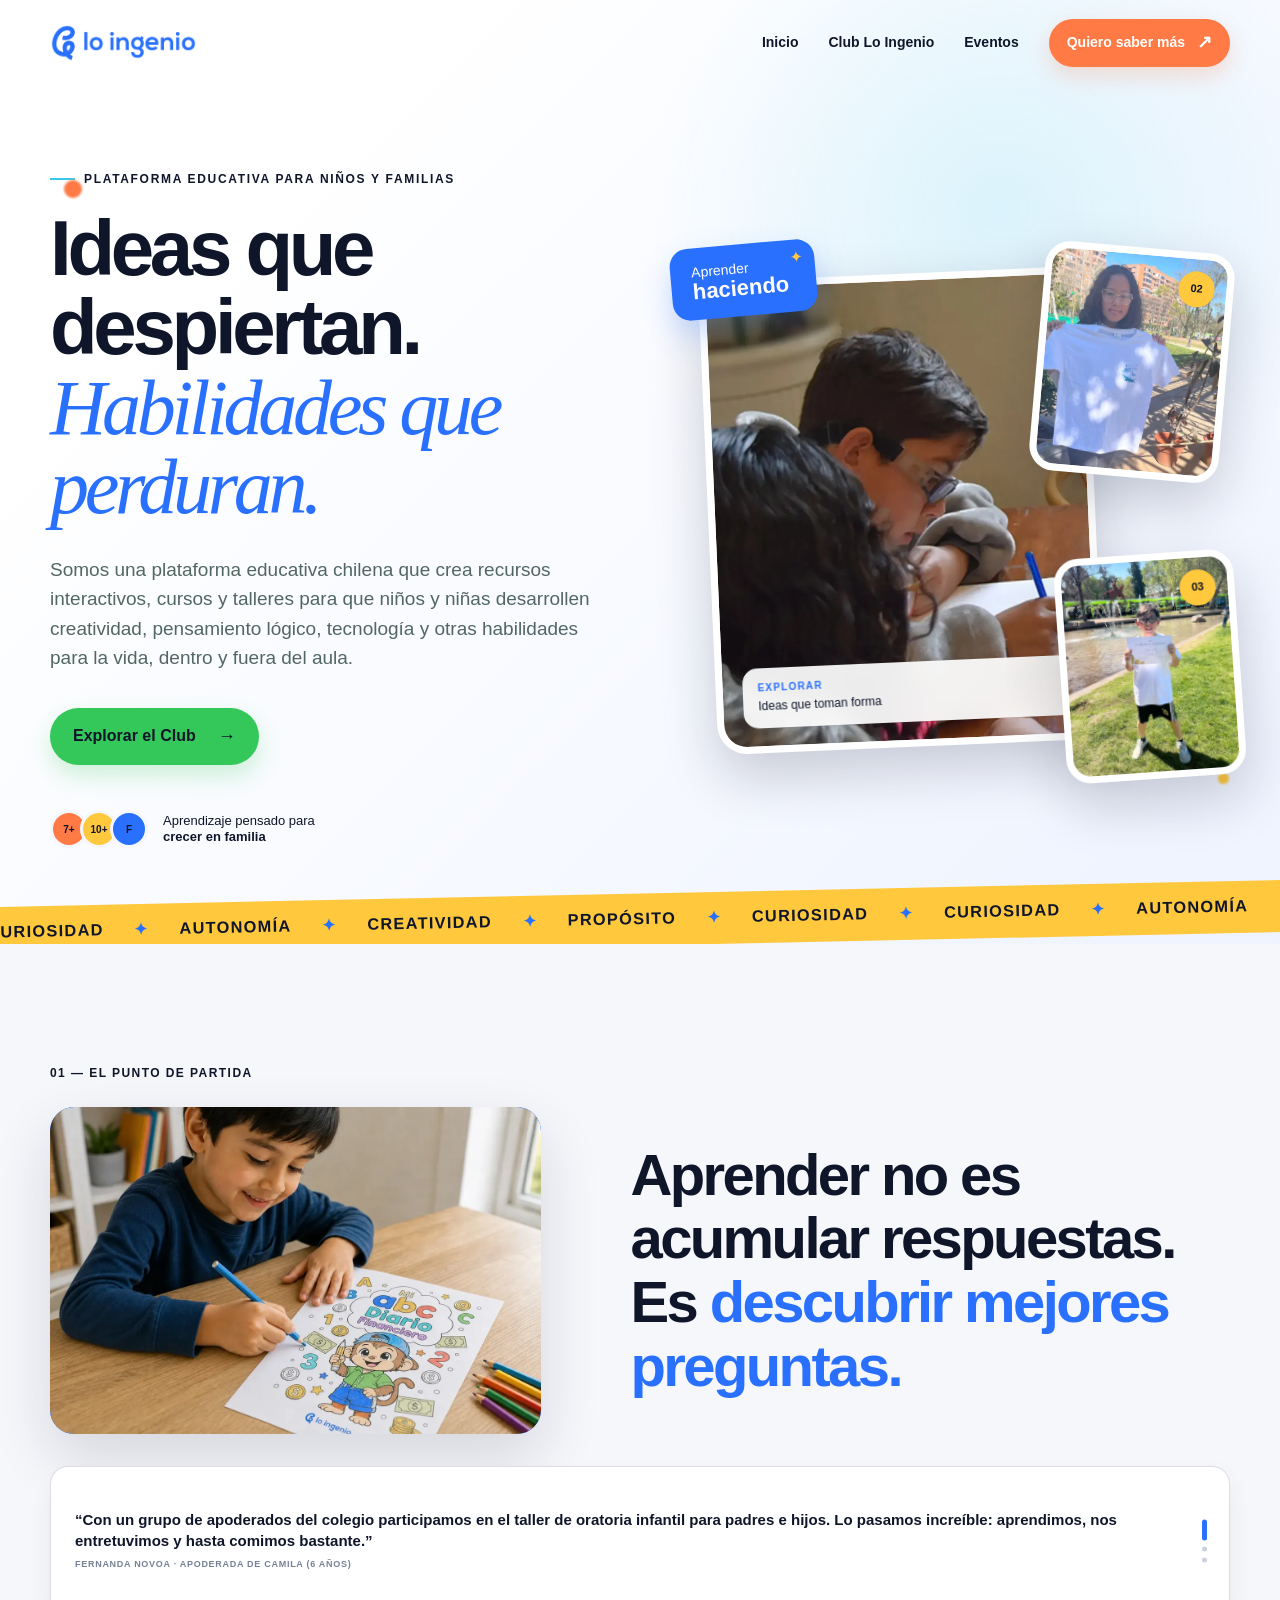
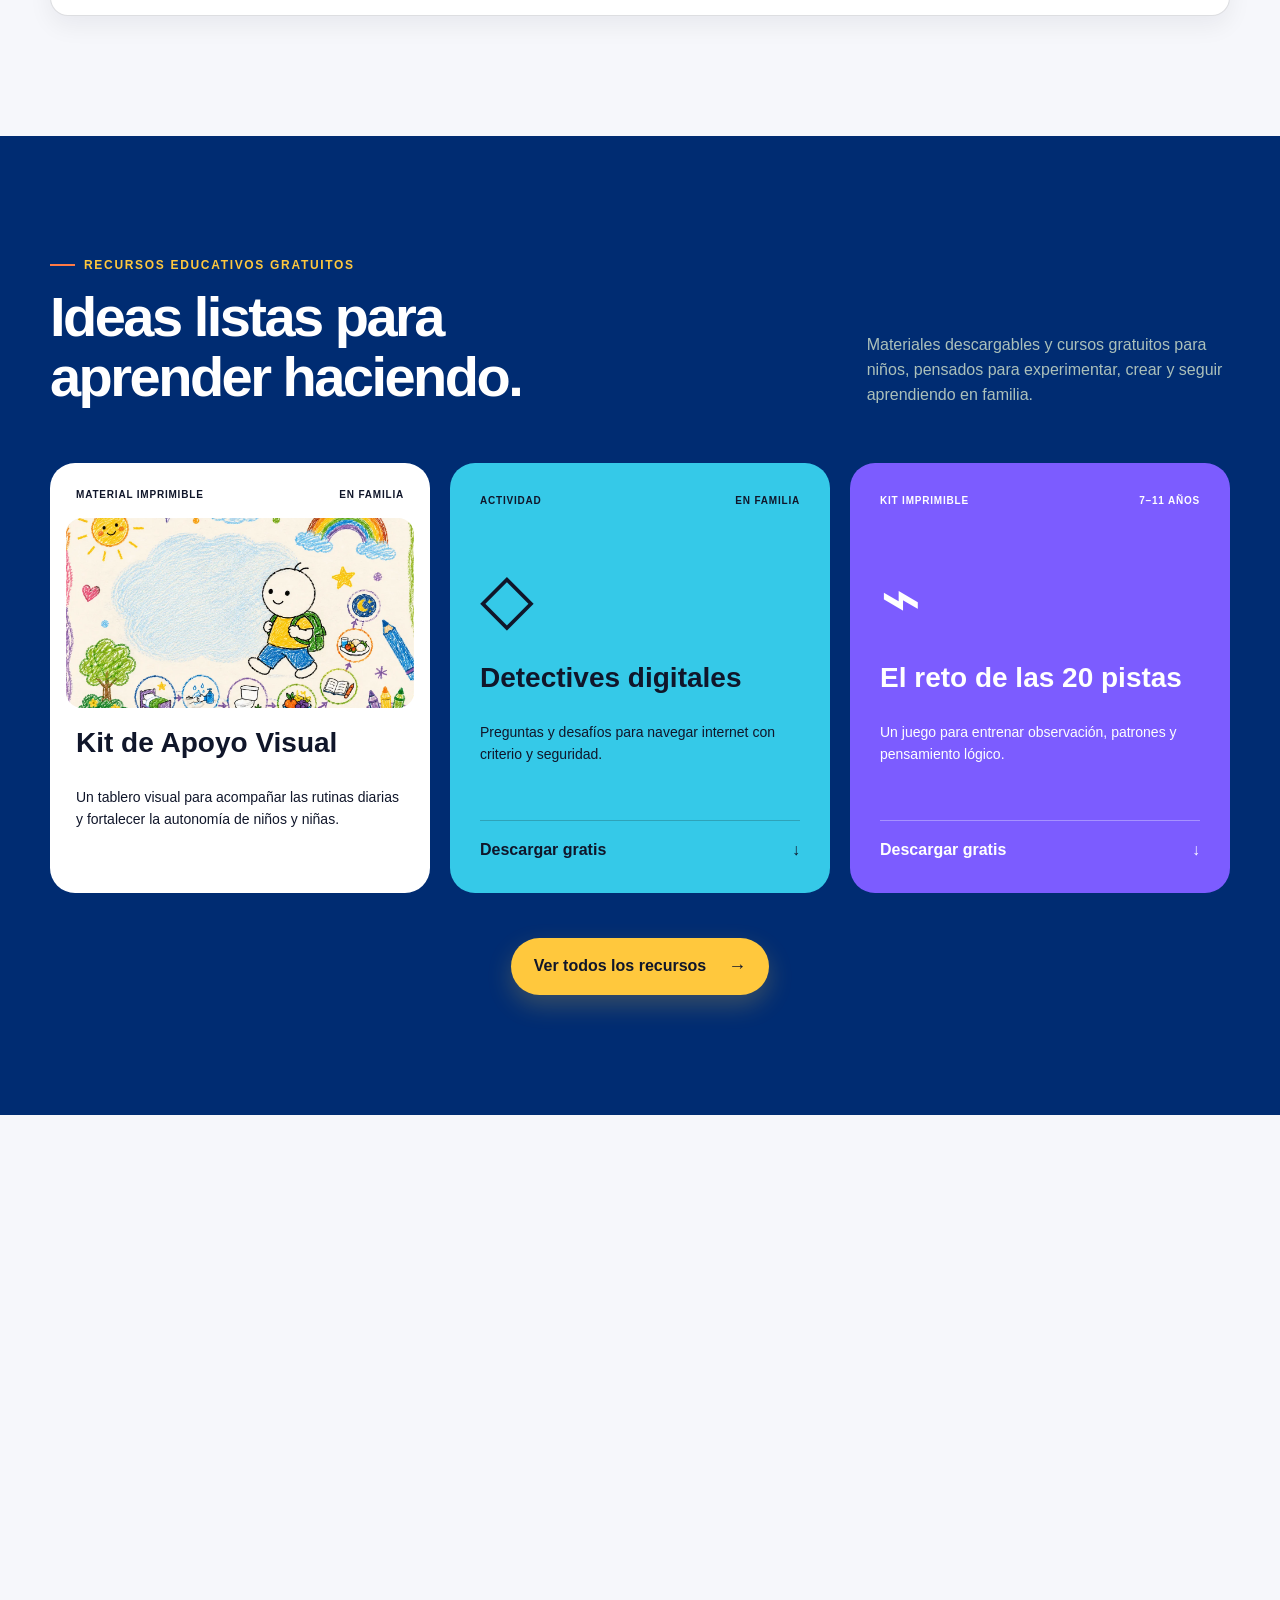
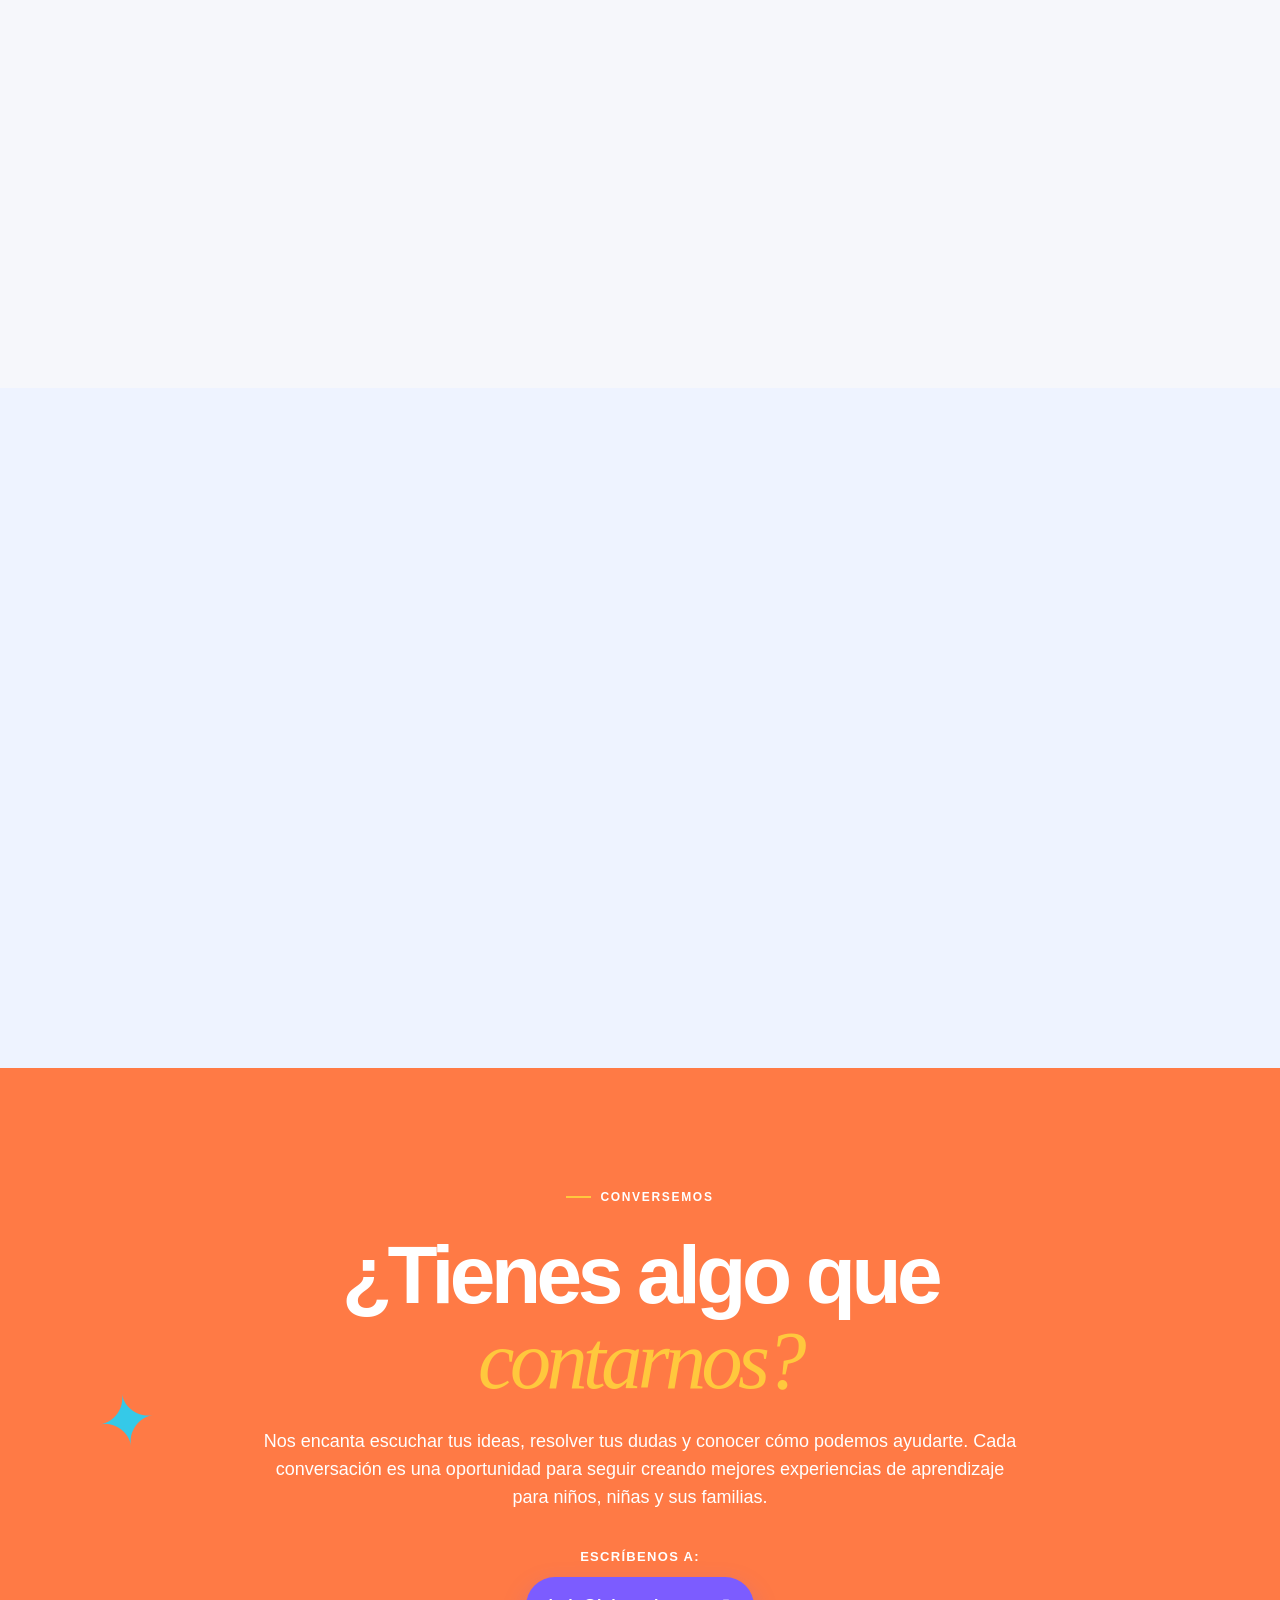
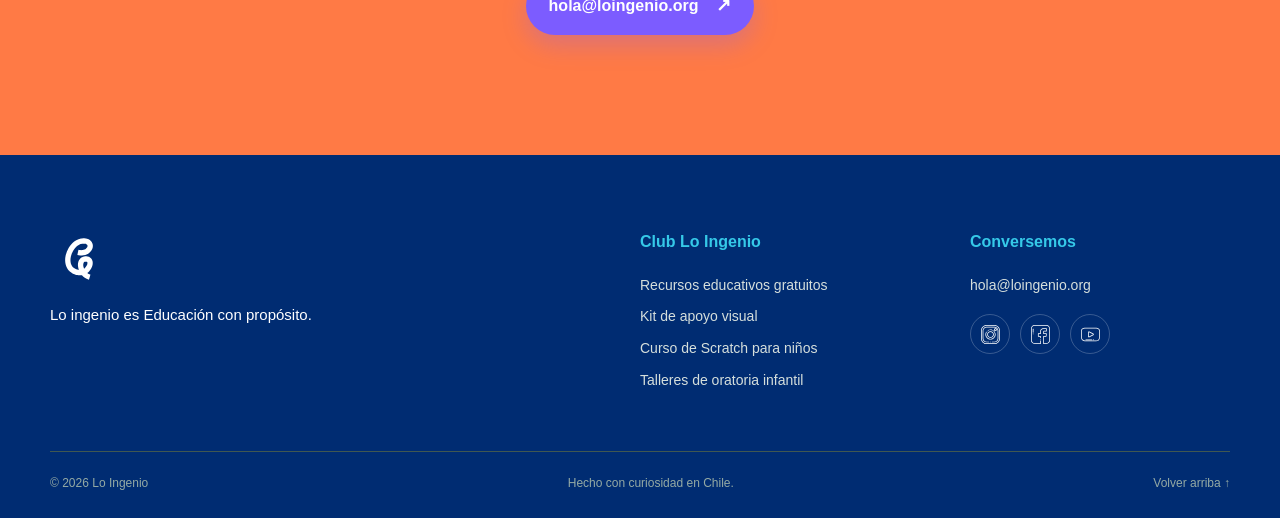
<file: index.html>
<!doctype html>
<html lang="es-CL">
<head>
  <meta charset="utf-8">
  <meta name="viewport" content="width=device-width,initial-scale=1">
  <meta name="description" content="Lo Ingenio es una plataforma educativa chilena para niños y familias, con recursos gratuitos, cursos y talleres para desarrollar habilidades para la vida.">
  <meta name="author" content="Lo Ingenio">
  <meta name="robots" content="index,follow,max-image-preview:large">
  <meta name="theme-color" content="#2970ff">
  <meta property="og:title" content="Lo Ingenio | Educación con propósito para niños y familias">
  <meta property="og:description" content="Recursos educativos, cursos y talleres para aprender haciendo y desarrollar habilidades para la vida.">
  <meta property="og:type" content="website">
  <meta property="og:url" content="https://www.loingenio.org/">
  <meta property="og:image" content="https://www.loingenio.org/images/taller-ninos-aprendiendo.webp">
  <meta property="og:image:alt" content="Niños participando en una experiencia educativa de Lo Ingenio">
  <meta property="og:locale" content="es_CL">
  <meta property="og:site_name" content="Lo Ingenio">
  <meta name="twitter:card" content="summary_large_image">
  <link rel="canonical" href="https://www.loingenio.org/">
  <title>Lo Ingenio | Educación con propósito para niños y familias</title>
  <link rel="icon" href="favicon.png" type="image/png">
  <link rel="apple-touch-icon" href="favicon.png">
  <link rel="stylesheet" href="styles.css?v=20260726-1">
  <script src="script.js?v=20260724-3" defer></script>
  <script type="application/ld+json">
  {"@context":"https://schema.org","@graph":[{"@type":"EducationalOrganization","@id":"https://www.loingenio.org/#organization","name":"Lo Ingenio","alternateName":["LoIngenio","loingenio.org"],"url":"https://www.loingenio.org/","logo":{"@type":"ImageObject","url":"https://www.loingenio.org/logo-lo-ingenio.png","contentUrl":"https://www.loingenio.org/logo-lo-ingenio.png","width":640,"height":165},"email":"hola@loingenio.org","contactPoint":{"@type":"ContactPoint","contactType":"Información y atención a familias","email":"hola@loingenio.org","availableLanguage":"Spanish"},"description":"Plataforma educativa chilena para niños y familias que crea recursos educativos gratuitos, cursos de tecnología y talleres para desarrollar habilidades para la vida.","slogan":"Educación con propósito","areaServed":["Chile","Latinoamérica"],"knowsAbout":["Educación infantil","Habilidades para la vida","Pensamiento lógico","Creatividad","Tecnología educativa","Programación con Scratch","Oratoria infantil","Autonomía infantil"],"sameAs":["https://www.instagram.com/loingenio","https://www.facebook.com/loingenio/","https://www.youtube.com/@loingeniotv"]},{"@type":"WebSite","@id":"https://www.loingenio.org/#website","url":"https://www.loingenio.org/","name":"Lo Ingenio","alternateName":["LoIngenio","loingenio.org"],"description":"Educación con propósito para niños, niñas y familias en Chile y Latinoamérica.","inLanguage":"es-CL","publisher":{"@id":"https://www.loingenio.org/#organization"}},{"@type":"WebPage","@id":"https://www.loingenio.org/#webpage","url":"https://www.loingenio.org/","name":"Lo Ingenio | Educación con propósito para niños y familias","description":"Plataforma educativa chilena con recursos gratuitos, cursos de tecnología y talleres para niños y familias.","dateModified":"2026-07-26","isPartOf":{"@id":"https://www.loingenio.org/#website"},"about":{"@id":"https://www.loingenio.org/#organization"},"primaryImageOfPage":{"@type":"ImageObject","url":"https://www.loingenio.org/images/taller-ninos-aprendiendo.webp"},"inLanguage":"es-CL"}]}
  </script>
</head>
<body>
  <a class="skip-link" href="#contenido">Saltar al contenido</a>
  <header class="site-header" data-header>
    <div class="container nav-wrap">
      <a class="logo" href="/" aria-label="Lo Ingenio, inicio"><img src="logo-lo-ingenio.png" width="640" height="165" alt="Lo Ingenio" decoding="async"></a>
      <button class="menu-toggle" aria-expanded="false" aria-controls="menu" aria-label="Abrir menú"><span></span><span></span><span></span></button>
      <nav id="menu" class="main-nav" aria-label="Navegación principal">
        <a href="/" aria-current="page">Inicio</a><a href="/club/">Club Lo Ingenio</a><a href="/#eventos">Eventos</a>
        <a class="button button-small" href="#contacto">Quiero saber más <span>↗</span></a>
      </nav>
    </div>
  </header>

  <main id="contenido">
    <section class="hero" id="inicio">
      <div class="hero-orb orb-one"></div><div class="hero-orb orb-two"></div>
      <div class="container hero-grid">
        <div class="hero-copy reveal">
          <p class="eyebrow"><span></span> Plataforma educativa para niños y familias</p>
          <h1>Ideas que despiertan.<br><em>Habilidades que perduran.</em></h1>
          <p class="hero-lead">Somos una plataforma educativa chilena que crea recursos interactivos, cursos y talleres para que niños y niñas desarrollen creatividad, pensamiento lógico, tecnología y otras habilidades para la vida, dentro y fuera del aula.</p>
          <div class="hero-actions"><a class="button" href="/club/">Explorar el Club <span>→</span></a></div>
          <div class="hero-note"><div class="avatar-stack"><span>7+</span><span>10+</span><span>F</span></div><p>Aprendizaje pensado para<br><strong>crecer en familia</strong></p></div>
        </div>
        <figure class="hero-visual hero-photo-collage reveal delay-1" aria-label="Niños y niñas participando en experiencias educativas de Lo Ingenio">
          <div class="collage-photo collage-main">
            <img src="images/taller-ninos-aprendiendo.webp?v=20260723-1" width="900" height="900" alt="Niños concentrados desarrollando una actividad durante un taller de Lo Ingenio" fetchpriority="high" decoding="async">
            <span class="photo-caption"><b>Explorar</b> Ideas que toman forma</span>
          </div>
          <div class="collage-photo collage-project">
            <img src="images/proyecto-creativo-nina.webp?v=20260723-1" width="900" height="900" alt="Niña mostrando el proyecto creativo que desarrolló" loading="lazy" fetchpriority="low" decoding="async">
            <span class="photo-number">02</span>
          </div>
          <div class="collage-photo collage-achievement">
            <img src="images/logro-curso-nino.webp?v=20260723-1" width="720" height="900" alt="Niño mostrando con alegría su certificado de participación" loading="lazy" fetchpriority="low" decoding="async">
            <span class="photo-number">03</span>
          </div>
          <div class="collage-label"><span>Aprender</span><strong>haciendo</strong><i>✦</i></div>
        </figure>
      </div>
      <div class="marquee" aria-hidden="true"><div><span>Curiosidad</span><b>✦</b><span>Autonomía</span><b>✦</b><span>Creatividad</span><b>✦</b><span>Propósito</span><b>✦</b><span>Curiosidad</span><b>✦</b><span>Curiosidad</span><b>✦</b><span>Autonomía</span><b>✦</b><span>Creatividad</span><b>✦</b><span>Propósito</span><b>✦</b><span>Curiosidad</span><b>✦</b></div></div>
    </section>

    <section class="section intro">
      <div class="container intro-grid reveal"><p class="section-index">01 — El punto de partida</p><figure class="intro-visual intro-photo"><img src="images/nino-coloreando-diario-financiero.webp?v=20260723-1" width="1200" height="800" alt="Niño coloreando la portada del material Mi abc Diario Financiero" loading="lazy" decoding="async"></figure><div class="intro-copy"><h2>Aprender no es acumular respuestas. Es <em>descubrir mejores preguntas.</em></h2></div><div class="mini-testimonials" data-mini-testimonials aria-live="off"><article class="mini-testimonial active"><p>“Con un grupo de apoderados del colegio participamos en el taller de oratoria infantil para padres e hijos. Lo pasamos increíble: aprendimos, nos entretuvimos y hasta comimos bastante.”</p><small>Fernanda Novoa · Apoderada de Camila (6 años)</small></article><article class="mini-testimonial"><p>“El curso online de Excel fue excelente. Espero que lo renueven.”</p><small>Marcela Andrade · Participante del curso online de Excel</small></article><article class="mini-testimonial"><p>“Mi hijo sigue viendo el curso de programación con Scratch. Es un recurso muy bueno para ser gratuito y simplifica todo lo que normalmente se encuentra disperso en YouTube.”</p><small>Joaquín Catrileo · Apoderado, curso de Scratch</small></article><div class="mini-testimonial-progress" aria-hidden="true"><span class="active"></span><span></span><span></span></div></div></div>
    </section>

    <section class="section resources" id="club">
      <div class="container">
        <div class="section-heading light reveal" id="recursos"><div><p class="eyebrow"><span></span> Recursos educativos gratuitos</p><h2>Ideas listas para<br>aprender haciendo.</h2></div><p>Materiales descargables y cursos gratuitos para niños, pensados para experimentar, crear y seguir aprendiendo en familia.</p></div>
        <div class="resource-grid">
          <a class="resource-card resource-card-image reveal" href="/kit-de-apoyo/" aria-label="Conocer el Kit de Apoyo Visual"><div class="resource-meta"><span>Material imprimible</span><span>En familia</span></div><img src="kit-de-apoyo/portada-kit.webp" width="1200" height="849" alt="Kit de apoyo visual imprimible para organizar rutinas infantiles" loading="lazy" decoding="async"><h3>Kit de Apoyo Visual</h3><p>Un tablero visual para acompañar las rutinas diarias y fortalecer la autonomía de niños y niñas.</p></a>
          <article class="resource-card mint reveal delay-1"><div class="resource-meta"><span>Actividad</span><span>En familia</span></div><div class="resource-icon">◇</div><h3>Detectives digitales</h3><p>Preguntas y desafíos para navegar internet con criterio y seguridad.</p><a href="#contacto" aria-label="Solicitar actividad Detectives digitales">Descargar gratis <span>↓</span></a></article>
          <article class="resource-card cream reveal delay-2"><div class="resource-meta"><span>Kit imprimible</span><span>7–11 años</span></div><div class="resource-icon">⌁</div><h3>El reto de las 20 pistas</h3><p>Un juego para entrenar observación, patrones y pensamiento lógico.</p><a href="#contacto" aria-label="Solicitar kit El reto de las 20 pistas">Descargar gratis <span>↓</span></a></article>
        </div>
        <div class="center reveal"><a class="button button-light" href="/club/#recursos">Ver todos los recursos <span>→</span></a></div>
      </div>
    </section>

    <section class="section courses" id="eventos">
      <div class="container">
        <div class="section-heading reveal" id="cursos"><div><p class="eyebrow"><span></span> Talleres de oratoria infantil en Chile</p><h2>Pequeñas voces.<br>Grandes ideas.</h2></div><p>Eventos y talleres presenciales de oratoria para niños y niñas de 6 a 9 años, en colegios y grupos privados. Fortalecen la expresión oral, la seguridad y la confianza al comunicar ideas.</p></div>
        <div class="course-list">
          <article class="course-item reveal"><div class="course-icon coral-icon" aria-hidden="true"><svg viewBox="0 0 24 24"><rect x="9" y="3" width="6" height="11" rx="3"/><path d="M6 11a6 6 0 0 0 12 0M12 17v4M8 21h8"/></svg></div><div class="course-type">Taller para colegios</div><div class="course-name"><h3>Oratoria infantil en el aula</h3><p>Una experiencia presencial para aprender a expresarse con claridad, participar y hablar frente a otros con mayor confianza.</p></div></article>
          <article class="course-item reveal"><div class="course-icon turquoise-icon" aria-hidden="true"><svg viewBox="0 0 24 24"><circle cx="8" cy="8" r="3"/><circle cx="16" cy="8" r="3"/><path d="M3 20v-2a5 5 0 0 1 10 0v2M11 17a5 5 0 0 1 10 1v2"/></svg></div><div class="course-type">Grupos reducidos</div><div class="course-name"><h3>Club de pequeños oradores</h3><p>Una experiencia privada y cercana para practicar la voz, las ideas y la expresión corporal respetando el ritmo de cada niño.</p></div></article>
          <article class="course-item reveal"><div class="course-icon purple-icon" aria-hidden="true"><svg viewBox="0 0 24 24"><path d="M4 20h16M6 20v-9h12v9M9 11V7h6v4M8 15h8"/><circle cx="12" cy="4" r="2"/></svg></div><div class="course-type">Grupos grandes y eventos privados</div><div class="course-name"><h3>Voces que inspiran</h3><p>Jornadas dinámicas de oratoria, creatividad y participación para celebraciones, comunidades educativas y encuentros especiales.</p></div></article>
        </div>
      </div>
    </section>

    <section class="section benefits" id="confianza">
      <div class="container benefits-grid">
        <div class="benefit-visual journey-visual journey-simple reveal" role="img" aria-label="Una nave avanza hacia una meta">
          <div class="journey-node node-goal" aria-hidden="true"><i class="target-symbol"><b></b></i><span>Meta</span></div>
          <div class="rocket-wrap" aria-hidden="true">
            <div class="rocket">
              <i class="rocket-fin rocket-fin-left"></i><i class="rocket-fin rocket-fin-right"></i>
              <div class="rocket-body"><b class="rocket-window"></b></div>
              <i class="rocket-flame"></i>
            </div>
          </div>
        </div>
        <div class="benefit-copy reveal delay-1"><p class="eyebrow"><span></span> Por qué elegir Lo Ingenio</p><h2>Aprendizaje activo para descubrir capacidades y ganar autonomía.</h2><div class="benefit-list"><div><span>01</span><p><strong>Contenido con sentido</strong>Habilidades aplicables a decisiones y desafíos de la vida cotidiana.</p></div><div><span>02</span><p><strong>Aprender haciendo</strong>Proyectos, preguntas y actividades prácticas para comprender mejor.</p></div><div><span>03</span><p><strong>Familias involucradas</strong>Recursos educativos que ayudan a conversar y aprender juntos.</p></div><div><span>04</span><p><strong>Progreso a su ritmo</strong>Experiencias claras, flexibles y respetuosas de cada proceso.</p></div></div><p class="context-link">Conoce los <a href="/club/#recursos">recursos educativos descargables</a> y el <a href="/cursos/primer-videojuego/">curso gratuito de Scratch para niños</a> disponibles en Lo Ingenio.</p></div>
      </div>
    </section>

    <section class="cta-section" id="contacto"><div class="container cta-inner reveal"><p class="eyebrow"><span></span> Conversemos</p><h2>¿Tienes algo que<br><em>contarnos?</em></h2><p>Nos encanta escuchar tus ideas, resolver tus dudas y conocer cómo podemos ayudarte. Cada conversación es una oportunidad para seguir creando mejores experiencias de aprendizaje para niños, niñas y sus familias.</p><div class="cta-contact"><span>Escríbenos a:</span><a class="button button-coral" href="mailto:hola@loingenio.org">hola@loingenio.org <b>↗</b></a></div><div class="cta-doodle">✦</div></div></section>
  </main>

  <footer><div class="container footer-grid"><div><a class="footer-logo footer-mark" href="/" aria-label="Ir al inicio de Lo Ingenio"><img src="/footer-mark.svg" width="1080" height="1080" alt="" loading="lazy" decoding="async"></a><p>Lo ingenio es Educación con propósito.</p></div><div><strong>Club Lo Ingenio</strong><a href="/club/#recursos">Recursos educativos gratuitos</a><a href="/kit-de-apoyo/">Kit de apoyo visual</a><a href="/cursos/primer-videojuego/">Curso de Scratch para niños</a><a href="/#eventos">Talleres de oratoria infantil</a></div><div><strong>Conversemos</strong><a href="mailto:hola@loingenio.org">hola@loingenio.org</a><div class="social-links"><a href="https://www.instagram.com/loingenio" target="_blank" rel="noopener noreferrer" aria-label="Instagram de Lo Ingenio"><img src="/icon-instagram.svg" alt="" loading="lazy"></a><a href="https://www.facebook.com/loingenio/" target="_blank" rel="noopener noreferrer" aria-label="Facebook de Lo Ingenio"><img src="/icon-facebook.svg" alt="" loading="lazy"></a><a href="https://www.youtube.com/@loingeniotv" target="_blank" rel="noopener noreferrer" aria-label="YouTube de Lo Ingenio"><img src="/icon-youtube.svg" alt="" loading="lazy"></a></div></div></div><div class="container footer-bottom"><span>© <span data-year></span> Lo Ingenio</span><span>Hecho con curiosidad en Chile.</span><a href="#inicio">Volver arriba ↑</a></div></footer>
</body>
</html>
</file>
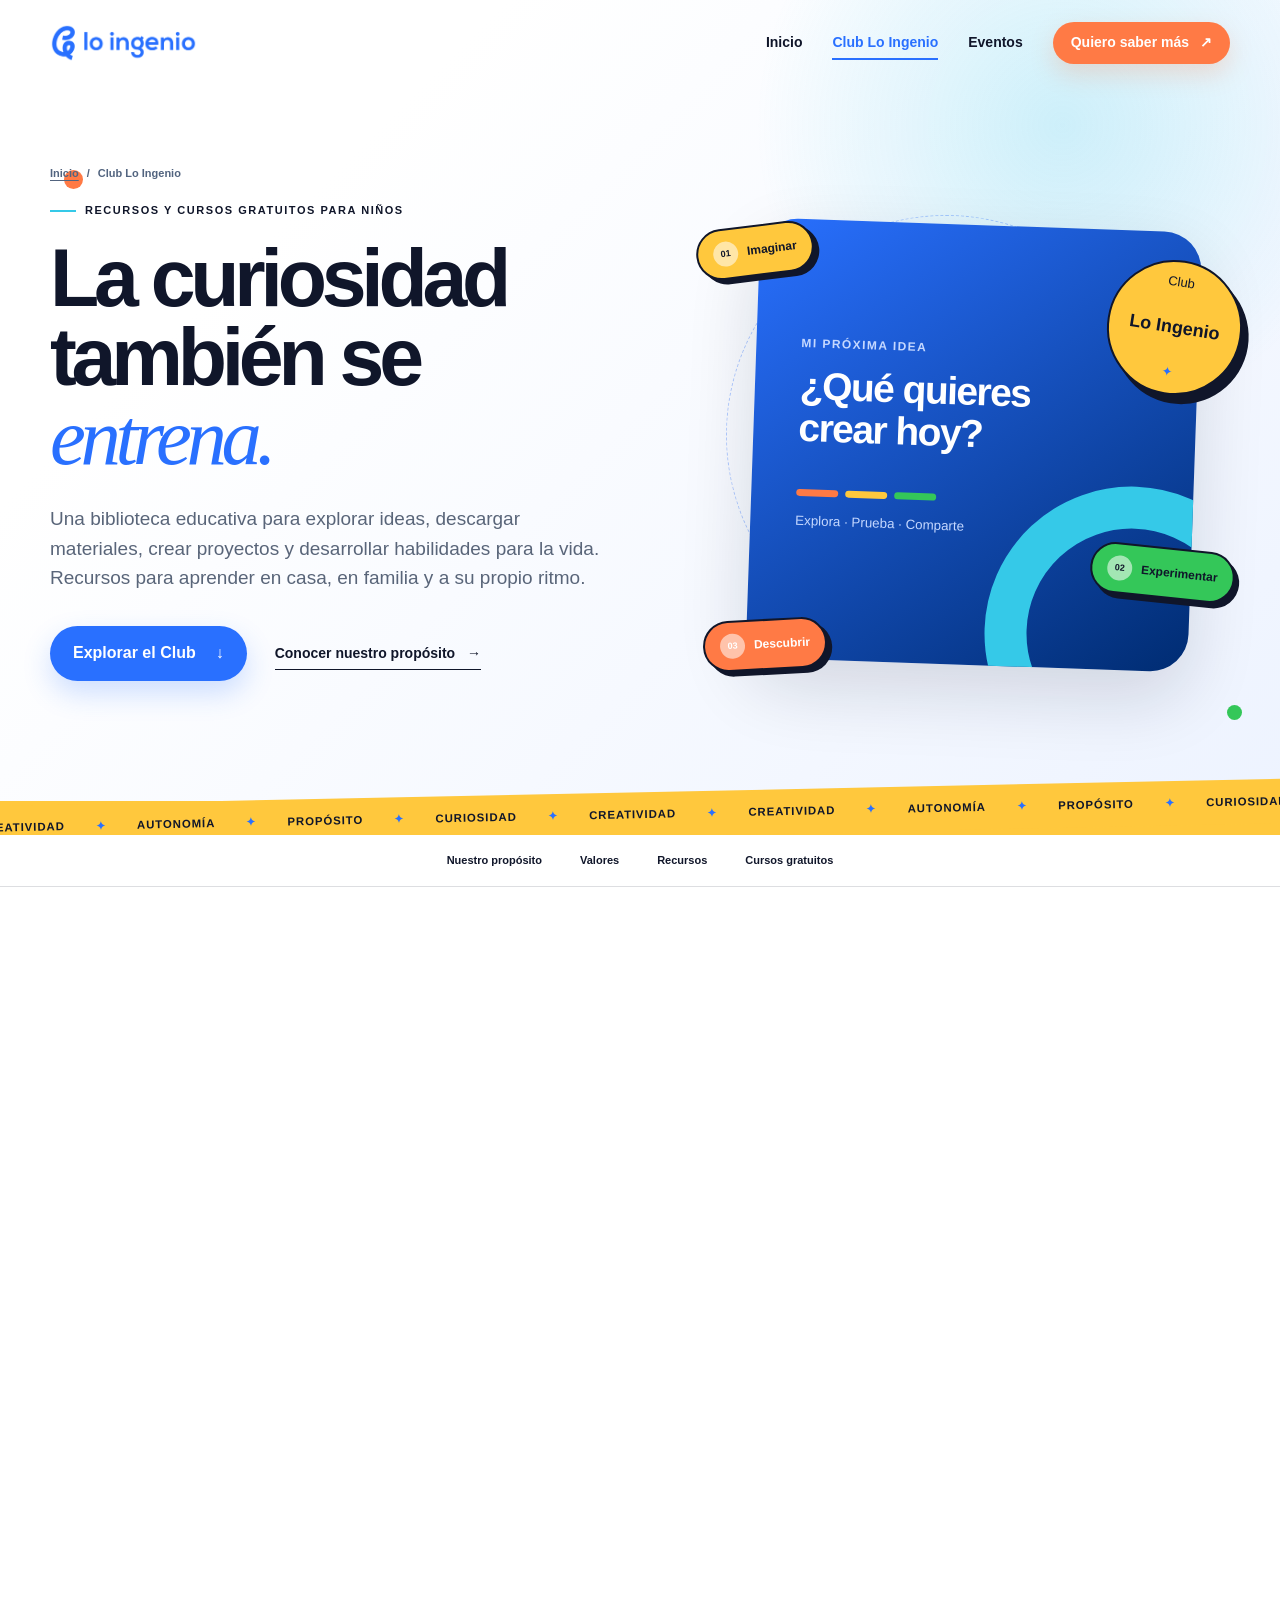
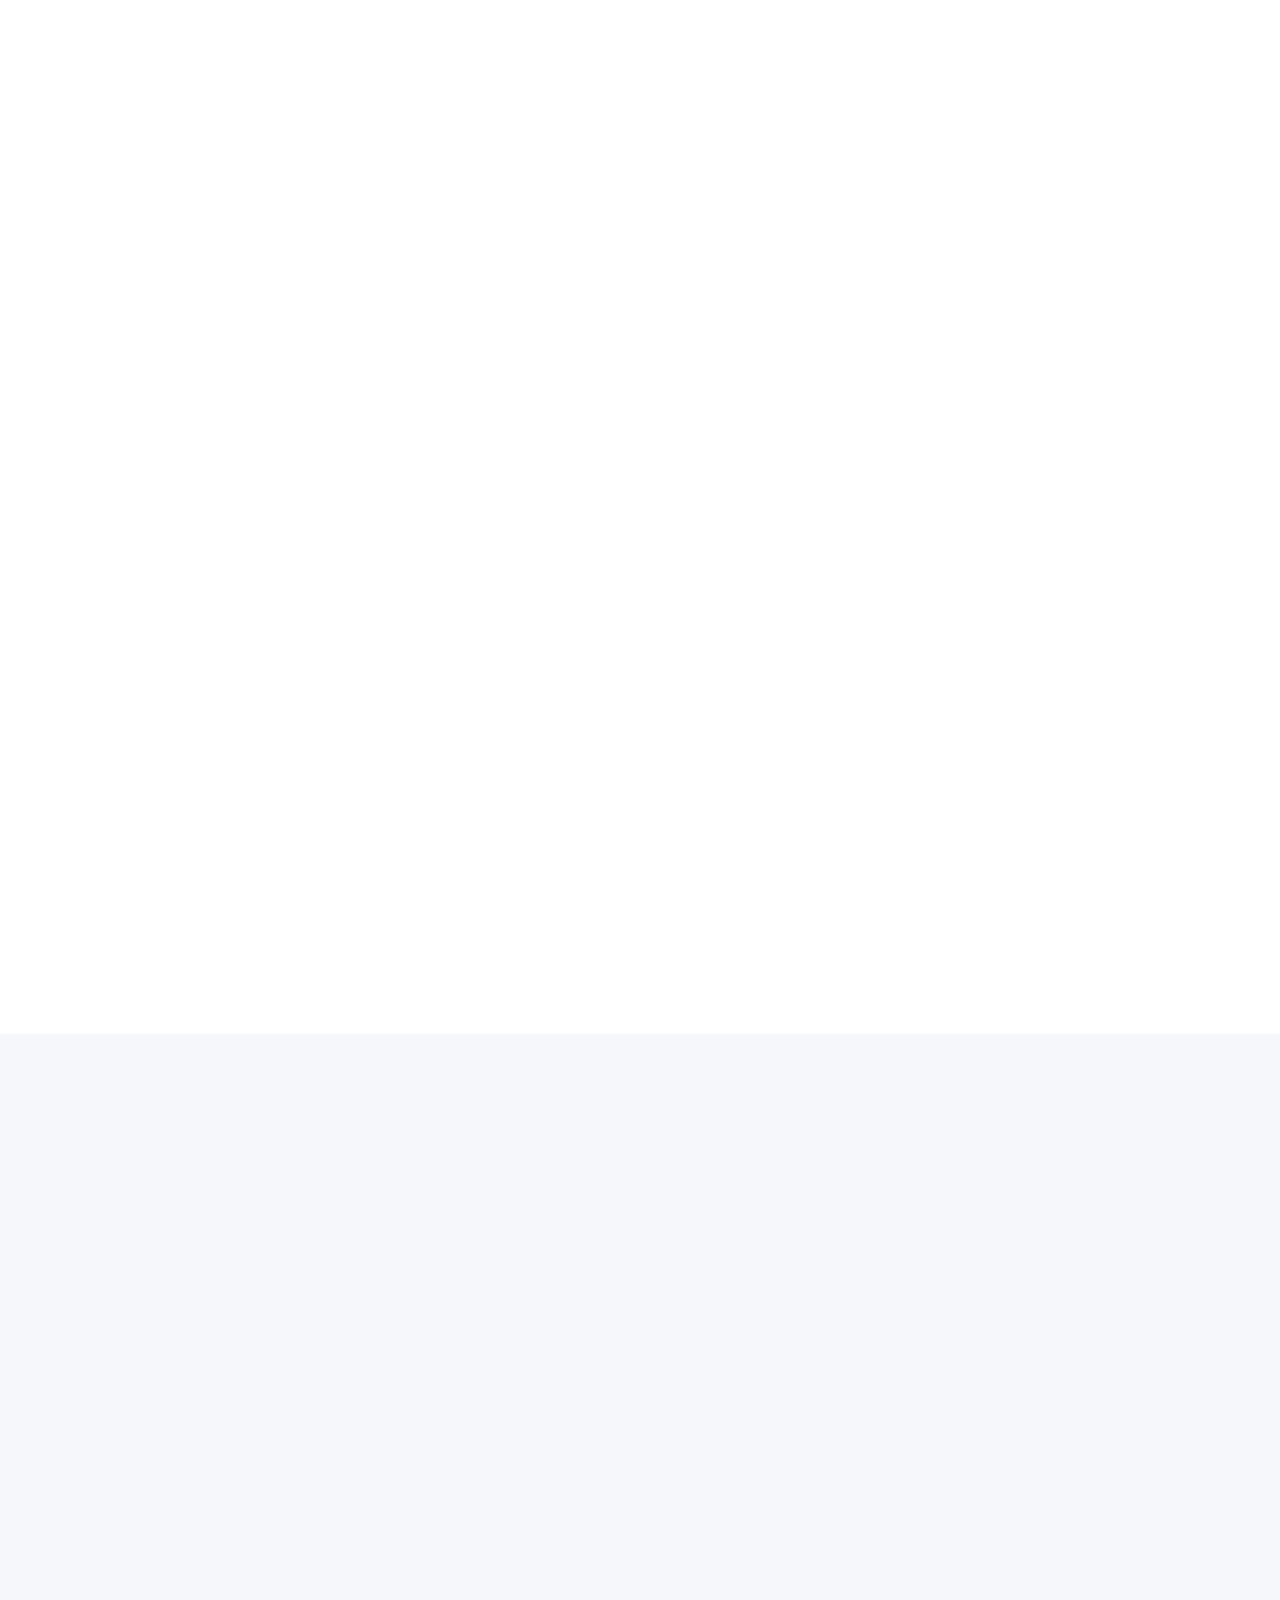
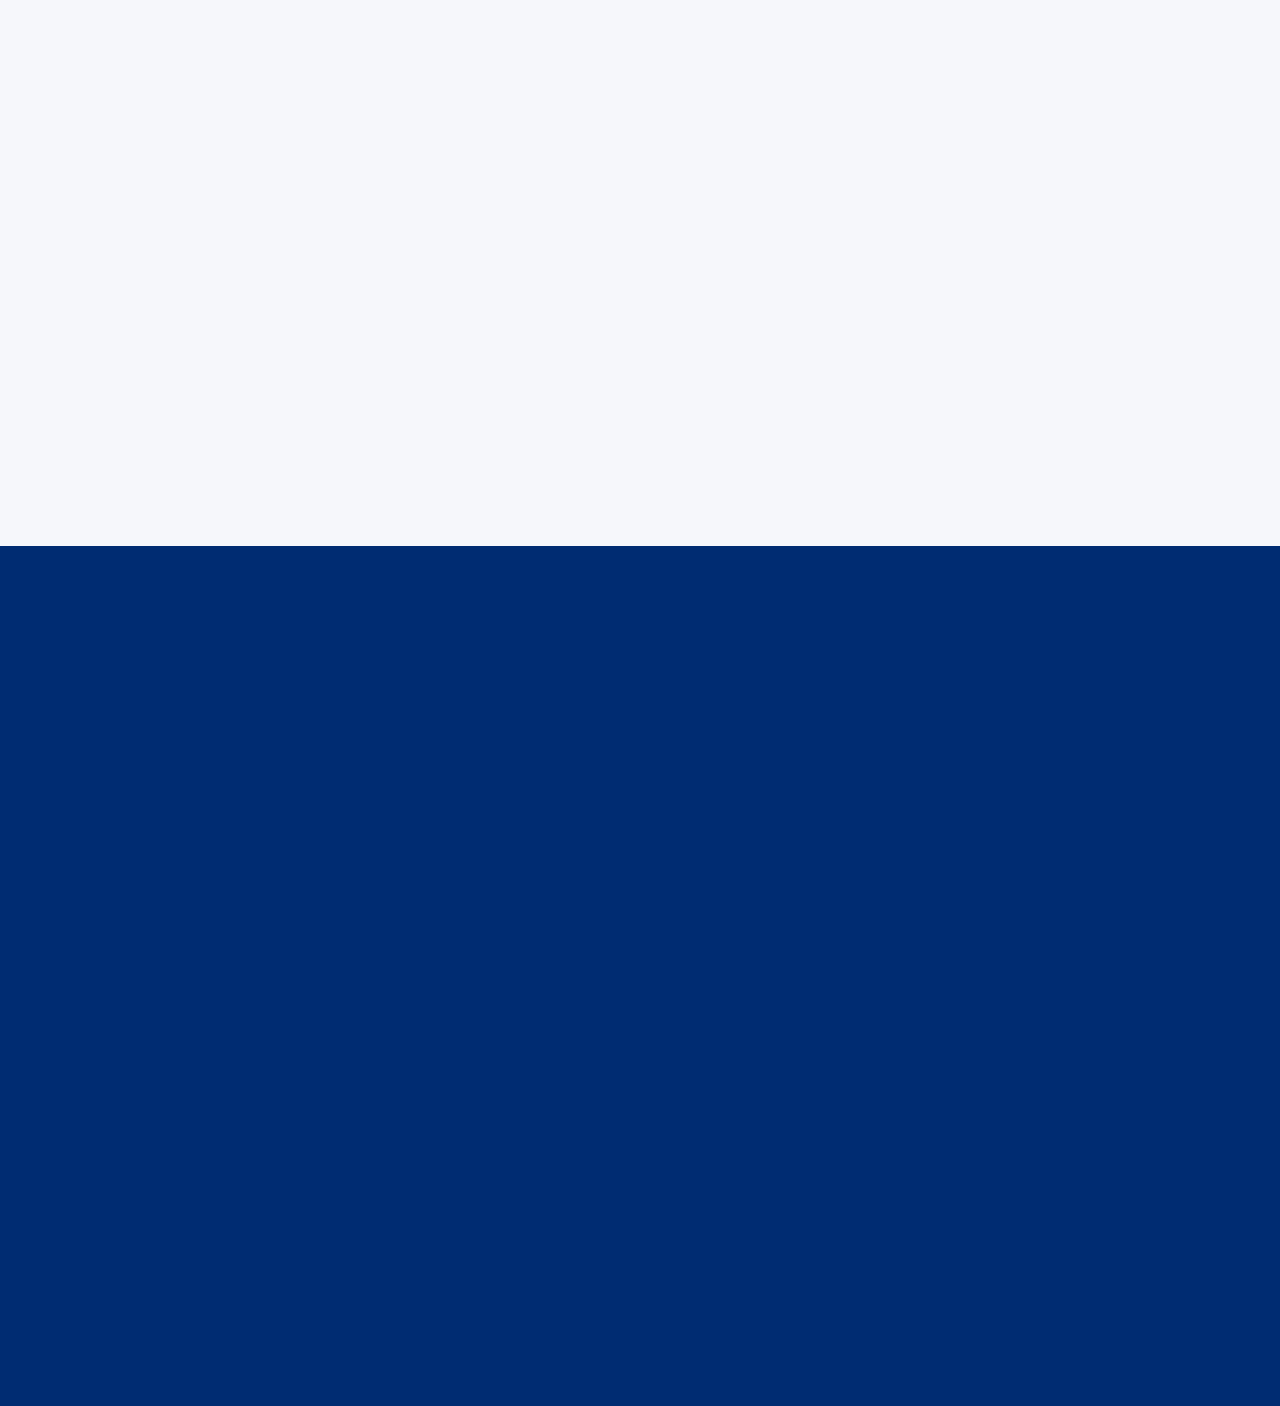
<file: club/index.html>
<!doctype html>
<html lang="es-CL">
<head>
  <meta charset="utf-8">
  <meta name="viewport" content="width=device-width,initial-scale=1">
  <meta name="description" content="Recursos educativos gratuitos para niños y familias: materiales descargables, actividades y cursos de tecnología para aprender haciendo en casa.">
  <meta name="author" content="Lo Ingenio">
  <meta name="robots" content="index,follow,max-image-preview:large">
  <meta name="theme-color" content="#2970ff">
  <meta property="og:title" content="Recursos educativos gratuitos para niños | Club Lo Ingenio">
  <meta property="og:description" content="Materiales descargables y cursos gratuitos para desarrollar autonomía, creatividad, pensamiento lógico y habilidades digitales.">
  <meta property="og:type" content="website">
  <meta property="og:url" content="https://www.loingenio.org/club/">
  <meta property="og:image" content="https://www.loingenio.org/images/mision-taller-colaborativo.webp">
  <meta property="og:image:alt" content="Niños colaborando en un taller educativo de Lo Ingenio">
  <meta property="og:locale" content="es_CL">
  <meta property="og:site_name" content="Lo Ingenio">
  <meta name="twitter:card" content="summary_large_image">
  <link rel="canonical" href="https://www.loingenio.org/club/">
  <title>Recursos educativos gratuitos para niños | Club Lo Ingenio</title>
  <link rel="icon" href="../favicon.png" type="image/png">
  <link rel="stylesheet" href="club.css?v=20260726-2">
  <script src="club.js?v=20260723-4" defer></script>
  <script type="application/ld+json">
  {"@context":"https://schema.org","@graph":[{"@type":"CollectionPage","@id":"https://www.loingenio.org/club/#webpage","url":"https://www.loingenio.org/club/","name":"Recursos educativos gratuitos para niños | Club Lo Ingenio","description":"Biblioteca de materiales educativos descargables y cursos online gratuitos para niños y familias.","dateModified":"2026-07-26","inLanguage":"es-CL","isPartOf":{"@id":"https://www.loingenio.org/#website"},"about":{"@id":"https://www.loingenio.org/#organization"},"hasPart":[{"@id":"https://www.loingenio.org/kit-de-apoyo/#resource"},{"@id":"https://www.loingenio.org/cursos/primer-videojuego/#course"}]},{"@type":"ItemList","@id":"https://www.loingenio.org/club/#catalogo","name":"Recursos y cursos gratuitos de Lo Ingenio","itemListElement":[{"@type":"ListItem","position":1,"name":"Kit de Apoyo Visual","url":"https://www.loingenio.org/kit-de-apoyo/"},{"@type":"ListItem","position":2,"name":"Creando mi primer videojuego con Scratch","url":"https://www.loingenio.org/cursos/primer-videojuego/"}]},{"@type":"BreadcrumbList","itemListElement":[{"@type":"ListItem","position":1,"name":"Inicio","item":"https://www.loingenio.org/"},{"@type":"ListItem","position":2,"name":"Club Lo Ingenio","item":"https://www.loingenio.org/club/"}]}]}
  </script>
</head>
<body>
  <a class="skip-link" href="#contenido">Saltar al contenido</a>
  <div class="scroll-progress" aria-hidden="true"><span data-progress></span></div>

  <header class="site-header" data-header>
    <div class="container nav-wrap">
      <a class="logo" href="/" aria-label="Lo Ingenio, volver al inicio"><img src="../logo-lo-ingenio.png" width="640" height="165" alt="Lo Ingenio" decoding="async"></a>
      <button class="menu-toggle" type="button" aria-expanded="false" aria-controls="menu" aria-label="Abrir menú"><span></span><span></span><span></span></button>
      <nav id="menu" class="main-nav" aria-label="Navegación principal">
        <a href="/">Inicio</a>
        <a class="active" href="/club/" aria-current="page">Club Lo Ingenio</a>
        <a href="/#eventos">Eventos</a>
        <a class="button button-coral button-small" href="mailto:hola@loingenio.org">Quiero saber más <span aria-hidden="true">↗</span></a>
      </nav>
    </div>
  </header>

  <main id="contenido">
    <section class="club-hero" id="club">
      <div class="hero-spot spot-one" data-depth="0.25"></div>
      <div class="hero-spot spot-two" data-depth="0.14"></div>
      <div class="container hero-grid">
        <div class="hero-copy reveal">
          <nav class="breadcrumb" aria-label="Migas de pan"><a href="/">Inicio</a><span aria-hidden="true">/</span><span aria-current="page">Club Lo Ingenio</span></nav>
          <p class="eyebrow"><span></span> Recursos y cursos gratuitos para niños</p>
          <h1>La curiosidad<br>también se <em>entrena.</em></h1>
          <p class="hero-lead">Una biblioteca educativa para explorar ideas, descargar materiales, crear proyectos y desarrollar habilidades para la vida. Recursos para aprender en casa, en familia y a su propio ritmo.</p>
          <div class="hero-actions">
            <a class="button" href="#recursos">Explorar el Club <span aria-hidden="true">↓</span></a>
            <a class="text-link" href="#proposito">Conocer nuestro propósito <span aria-hidden="true">→</span></a>
          </div>
        </div>

        <div class="hero-playground reveal delay-1" aria-label="Tablero visual del Club Lo Ingenio">
          <div class="orbit orbit-one" aria-hidden="true"></div><div class="orbit orbit-two" aria-hidden="true"></div>
          <div class="play-card" data-depth="0.08">
            <p>Mi próxima idea</p>
            <strong>¿Qué quieres<br>crear hoy?</strong>
            <div class="idea-line"><span></span><span></span><span></span></div>
            <small>Explora · Prueba · Comparte</small>
          </div>
          <div class="float-chip chip-yellow" data-depth="0.22"><b>01</b><span>Imaginar</span></div>
          <div class="float-chip chip-green" data-depth="0.3"><b>02</b><span>Experimentar</span></div>
          <div class="float-chip chip-coral" data-depth="0.18"><b>03</b><span>Descubrir</span></div>
          <div class="club-seal" data-depth="0.34">Club<br><b>Lo Ingenio</b><i>✦</i></div>
        </div>
      </div>
      <div class="ticker" aria-hidden="true"><div><span>Creatividad</span><b>✦</b><span>Autonomía</span><b>✦</b><span>Propósito</span><b>✦</b><span>Curiosidad</span><b>✦</b><span>Creatividad</span><b>✦</b><span>Creatividad</span><b>✦</b><span>Autonomía</span><b>✦</b><span>Propósito</span><b>✦</b><span>Curiosidad</span><b>✦</b><span>Creatividad</span><b>✦</b></div></div>
    </section>

    <nav class="section-nav" aria-label="Secciones del Club">
      <div class="container"><a href="#proposito">Nuestro propósito</a><a href="#valores">Valores</a><a href="#recursos">Recursos</a><a href="#cursos">Cursos gratuitos</a></div>
    </nav>

    <section class="section purpose" id="proposito">
      <div class="container">
        <header class="section-heading reveal">
          <div><p class="eyebrow"><span></span> Sistema educativo Lo Ingenio</p><h2>Una idea clara.<br><em>Un impacto que crece.</em></h2></div>
          <p>Una propuesta de educación complementaria diseñada en Chile para acompañar a niños, niñas y familias dentro y fuera del aula.</p>
        </header>

        <div class="essence-grid reveal">
          <article class="essence-card mission-card" tabindex="0">
            <div class="essence-photo mission-photo" role="img" aria-label="Tres niños colaborando en un taller educativo y construyendo un proyecto"><span class="photo-label">Aprender haciendo</span></div>
            <div class="essence-copy">
              <span class="essence-number">01</span><p class="essence-kicker">Lo que hacemos hoy</p>
              <h3>Misión</h3>
              <p>Impulsar el desarrollo de habilidades en niños y niñas mediante experiencias de aprendizaje creativas, prácticas e innovadoras, complementando la educación y acompañando a las familias.</p>
              <span class="essence-action">Crear · Conectar · Acompañar <b>↗</b></span>
            </div>
          </article>
          <article class="essence-card vision-card" tabindex="0">
            <div class="essence-copy">
              <span class="essence-number">02</span><p class="essence-kicker">Hacia dónde avanzamos</p>
              <h3>Visión</h3>
              <p>Ser la plataforma educativa de referencia en Chile y Latinoamérica, reconocida por transformar el aprendizaje y preparar a niños y niñas para los desafíos del futuro.</p>
              <span class="essence-action">Chile · Latinoamérica · Futuro <b>↗</b></span>
            </div>
            <div class="essence-photo vision-photo" role="img" aria-label="Tres niños resolviendo juntos un desafío de tecnología creativa"><span class="photo-label">Crecer en familia</span></div>
          </article>
          <article class="essence-card philosophy-card" tabindex="0">
            <div class="philosophy-mark" aria-hidden="true"><span>✦</span><i>Explorar</i><i>Crear</i><i>Aprender</i></div>
            <div class="essence-copy">
              <span class="essence-number">03</span><p class="essence-kicker">Lo que creemos</p>
              <h3>Filosofía</h3>
              <p>Creemos que una educación de calidad nace de experiencias que inspiran a explorar, crear y aprender con entusiasmo. Esa convicción guía cada recurso, actividad y solución educativa.</p>
              <span class="essence-action">Curiosidad en acción <b>✦</b></span>
            </div>
          </article>
        </div>
      </div>
    </section>

    <section class="section values" id="valores">
      <div class="container">
        <header class="section-heading reveal">
          <div><p class="eyebrow"><span></span> Lo que nos mueve</p><h2>Valores que se sienten<br>en cada experiencia.</h2></div>
          <p>Pasa el cursor —o toca una tarjeta— para descubrir los principios que orientan todo lo que hacemos.</p>
        </header>
        <div class="values-grid">
          <article class="value-card coral reveal" tabindex="0"><span class="value-number">01</span><div class="value-icon" aria-hidden="true"><svg viewBox="0 0 24 24"><circle cx="12" cy="12" r="8"/><circle cx="12" cy="12" r="4"/><path d="m15 9 5-5m0 0v4m0-4h-4"/></svg></div><h3>Aprendizaje con propósito</h3><p>Todo contenido tiene una utilidad real, aplicable en la vida diaria de los niños.</p><small>Ideas que sirven para la vida</small></article>
          <article class="value-card turquoise reveal delay-1" tabindex="0"><span class="value-number">02</span><div class="value-icon" aria-hidden="true"><svg viewBox="0 0 24 24"><circle cx="12" cy="12" r="9"/><path d="M3 12h18M12 3c2.4 2.5 3.6 5.5 3.6 9S14.4 18.5 12 21c-2.4-2.5-3.6-5.5-3.6-9S9.6 5.5 12 3"/></svg></div><h3>Accesibilidad</h3><p>Todos los niños, sin importar dónde vivan, deben acceder a educación de calidad.</p><small>Aprender sin barreras</small></article>
          <article class="value-card yellow reveal delay-2" tabindex="0"><span class="value-number">03</span><div class="value-icon" aria-hidden="true"><svg viewBox="0 0 24 24"><path d="M5 8h14M5 12h10M5 16h6"/><circle cx="19" cy="16" r="2"/></svg></div><h3>Simplicidad</h3><p>Diseñamos experiencias claras, breves y efectivas. Aprender no debe ser complejo.</p><small>Lo esencial, bien explicado</small></article>
          <article class="value-card purple reveal" tabindex="0"><span class="value-number">04</span><div class="value-icon" aria-hidden="true"><svg viewBox="0 0 24 24"><path d="M9 18h6M10 22h4M8.2 14.5A7 7 0 1 1 15.8 14.5C14.7 15.3 14 16.5 14 18h-4c0-1.5-.7-2.7-1.8-3.5Z"/><path d="m9.5 11 1.7 1.7 3.5-4"/></svg></div><h3>Innovación</h3><p>Integramos nuevas formas de aprendizaje, tecnología y habilidades del futuro.</p><small>Nuevas maneras de descubrir</small></article>
          <article class="value-card green reveal delay-1" tabindex="0"><span class="value-number">05</span><div class="value-icon" aria-hidden="true"><svg viewBox="0 0 24 24"><circle cx="8" cy="8" r="3"/><circle cx="16" cy="8" r="3"/><circle cx="12" cy="14" r="3"/><path d="M3 20c.4-3 2.1-4.5 5-4.5M21 20c-.4-3-2.1-4.5-5-4.5M7 21c.4-3 2.1-4.5 5-4.5s4.6 1.5 5 4.5"/></svg></div><h3>Compromiso con las familias</h3><p>Acompañamos a madres y padres con soluciones reales, adaptadas a su tiempo.</p><small>Crecer mejor, juntos</small></article>
          <article class="value-card blue reveal delay-2" tabindex="0"><span class="value-number">06</span><div class="value-icon" aria-hidden="true"><svg viewBox="0 0 24 24"><path d="M12 21v-9M12 16c-4.5 0-7-2.5-7-7 4.5 0 7 2.5 7 7ZM12 13c0-4.5 2.5-7 7-7 0 4.5-2.5 7-7 7Z"/><path d="M7 21h10"/></svg></div><h3>Impacto social</h3><p>Aportamos al desarrollo de generaciones más preparadas, autónomas y conscientes.</p><small>Aprender para transformar</small></article>
        </div>
      </div>
    </section>

    <section class="section resources" id="recursos">
      <div class="container">
        <header class="section-heading light reveal">
          <div><p class="eyebrow"><span></span> Recursos educativos descargables</p><h2>Actividades gratuitas para aprender<br><em>más allá del aula.</em></h2></div>
          <p>Materiales imprimibles para niños, claros y listos para acompañar el aprendizaje, las rutinas y la vida cotidiana en familia.</p>
        </header>
        <div class="resource-grid">
          <article class="resource-card resource-featured resource-available reveal">
            <div class="resource-top"><span>Rutinas y autonomía</span><b>Descarga gratuita</b></div>
            <figure class="resource-cover"><img src="../kit-de-apoyo/portada-kit.webp" width="1200" height="849" alt="Ilustración del Kit de Apoyo Visual" loading="lazy" decoding="async"></figure>
            <h3>Kit de Apoyo Visual</h3>
            <p>Un tablero visual para acompañar la rutina diaria de niños y niñas, fortalecer su autonomía y ayudarles a anticipar cada actividad de forma clara y amigable.</p>
            <a href="/kit-de-apoyo/">Ver y descargar el recurso <span>→</span></a>
          </article>
          <article class="resource-card reveal delay-1">
            <div class="resource-top"><span>Actividades</span><b>Próximamente</b></div>
            <div class="resource-art art-activity" aria-hidden="true"><span>?</span><i>✦</i><b></b></div>
            <h3>Desafíos imprimibles</h3><p>Actividades para observar, imaginar, resolver y crear paso a paso.</p>
          </article>
          <article class="resource-card reveal delay-2">
            <div class="resource-top"><span>En familia</span><b>Próximamente</b></div>
            <div class="resource-art art-family" aria-hidden="true"><span>+</span><span>+</span><span>+</span></div>
            <h3>Recursos para compartir</h3><p>Ideas que ayudan a acompañar el aprendizaje y abrir nuevas conversaciones.</p>
          </article>
        </div>
      </div>
    </section>

    <section class="section courses" id="cursos">
      <div class="container">
        <header class="section-heading reveal">
          <div><p class="eyebrow"><span></span> Cursos online gratuitos para niños</p><h2>Una idea puede convertirse<br>en un proyecto digital.</h2></div>
          <p>Experiencias prácticas de tecnología y creatividad para descubrir capacidades, resolver problemas y compartir un proyecto propio.</p>
        </header>
        <article class="course-product reveal">
          <figure class="course-image">
            <img src="assets/curso-videojuego.webp?v=20260723-2" width="1000" height="1000" alt="Gato programador creando un videojuego con bloques visuales" loading="lazy" decoding="async">
          </figure>
          <div class="course-copy">
            <p class="course-kicker">Programación + Tecnología + Creatividad</p>
            <h3>Creando mi primer videojuego con Scratch</h3>
            <p>Curso gratuito de Scratch para niños de nivel inicial. Aprenderán programación por bloques mientras crean su primer videojuego y ejercitan el pensamiento lógico y la resolución de problemas.</p>
            <div class="course-facts"><div><span>Modalidad</span><strong>Online y a su ritmo</strong></div><div><span>Nivel</span><strong>Introducción</strong></div><div><span>Resultado</span><strong>Un proyecto propio</strong></div></div>
            <a class="button" href="/cursos/primer-videojuego/">Quiero conocer el curso <span>→</span></a>
          </div>
        </article>
      </div>
    </section>

  </main>

  <footer>
    <div class="container footer-grid">
      <div><a class="footer-logo footer-mark" href="/" aria-label="Ir al inicio de Lo Ingenio"><img src="/footer-mark.svg" width="1080" height="1080" alt="" loading="lazy" decoding="async"></a><p>Lo ingenio es Educación con propósito.</p></div>
      <div><strong>Club Lo Ingenio</strong><a href="#recursos">Recursos educativos gratuitos</a><a href="/kit-de-apoyo/">Kit de apoyo visual</a><a href="/cursos/primer-videojuego/">Curso de Scratch para niños</a><a href="/#eventos">Talleres de oratoria infantil</a></div>
      <div><strong>Conversemos</strong><a href="mailto:hola@loingenio.org">hola@loingenio.org</a><div class="social-links"><a href="https://www.instagram.com/loingenio" target="_blank" rel="noopener noreferrer" aria-label="Instagram de Lo Ingenio"><svg viewBox="0 0 24 24" aria-hidden="true"><rect x="3" y="3" width="18" height="18" rx="5"/><circle cx="12" cy="12" r="4"/><circle cx="17.5" cy="6.5" r="1"/></svg></a><a href="https://www.facebook.com/loingenio/" target="_blank" rel="noopener noreferrer" aria-label="Facebook de Lo Ingenio"><svg viewBox="0 0 24 24" aria-hidden="true"><path d="M14 8h4V3h-4c-4 0-6 2.5-6 6v3H4v5h4v7h5v-7h4l1-5h-5V9c0-.7.3-1 1-1Z"/></svg></a><a href="https://www.youtube.com/@loingeniotv" target="_blank" rel="noopener noreferrer" aria-label="YouTube de Lo Ingenio"><svg viewBox="0 0 24 24" aria-hidden="true"><path d="M21.4 6.4a2.8 2.8 0 0 0-2-2C17.7 4 12 4 12 4s-5.7 0-7.4.4a2.8 2.8 0 0 0-2 2A29 29 0 0 0 2.2 12a29 29 0 0 0 .4 5.6 2.8 2.8 0 0 0 2 2C6.3 20 12 20 12 20s5.7 0 7.4-.4a2.8 2.8 0 0 0 2-2 29 29 0 0 0 .4-5.6 29 29 0 0 0-.4-5.6Z"/><path class="play" d="m10 15 5-3-5-3Z"/></svg></a></div></div>
    </div>
    <div class="container footer-bottom"><span>© <span data-year></span> Lo Ingenio</span><span>Hecho con curiosidad en Chile.</span><a href="#club">Volver arriba ↑</a></div>
  </footer>
</body>
</html>
</file>
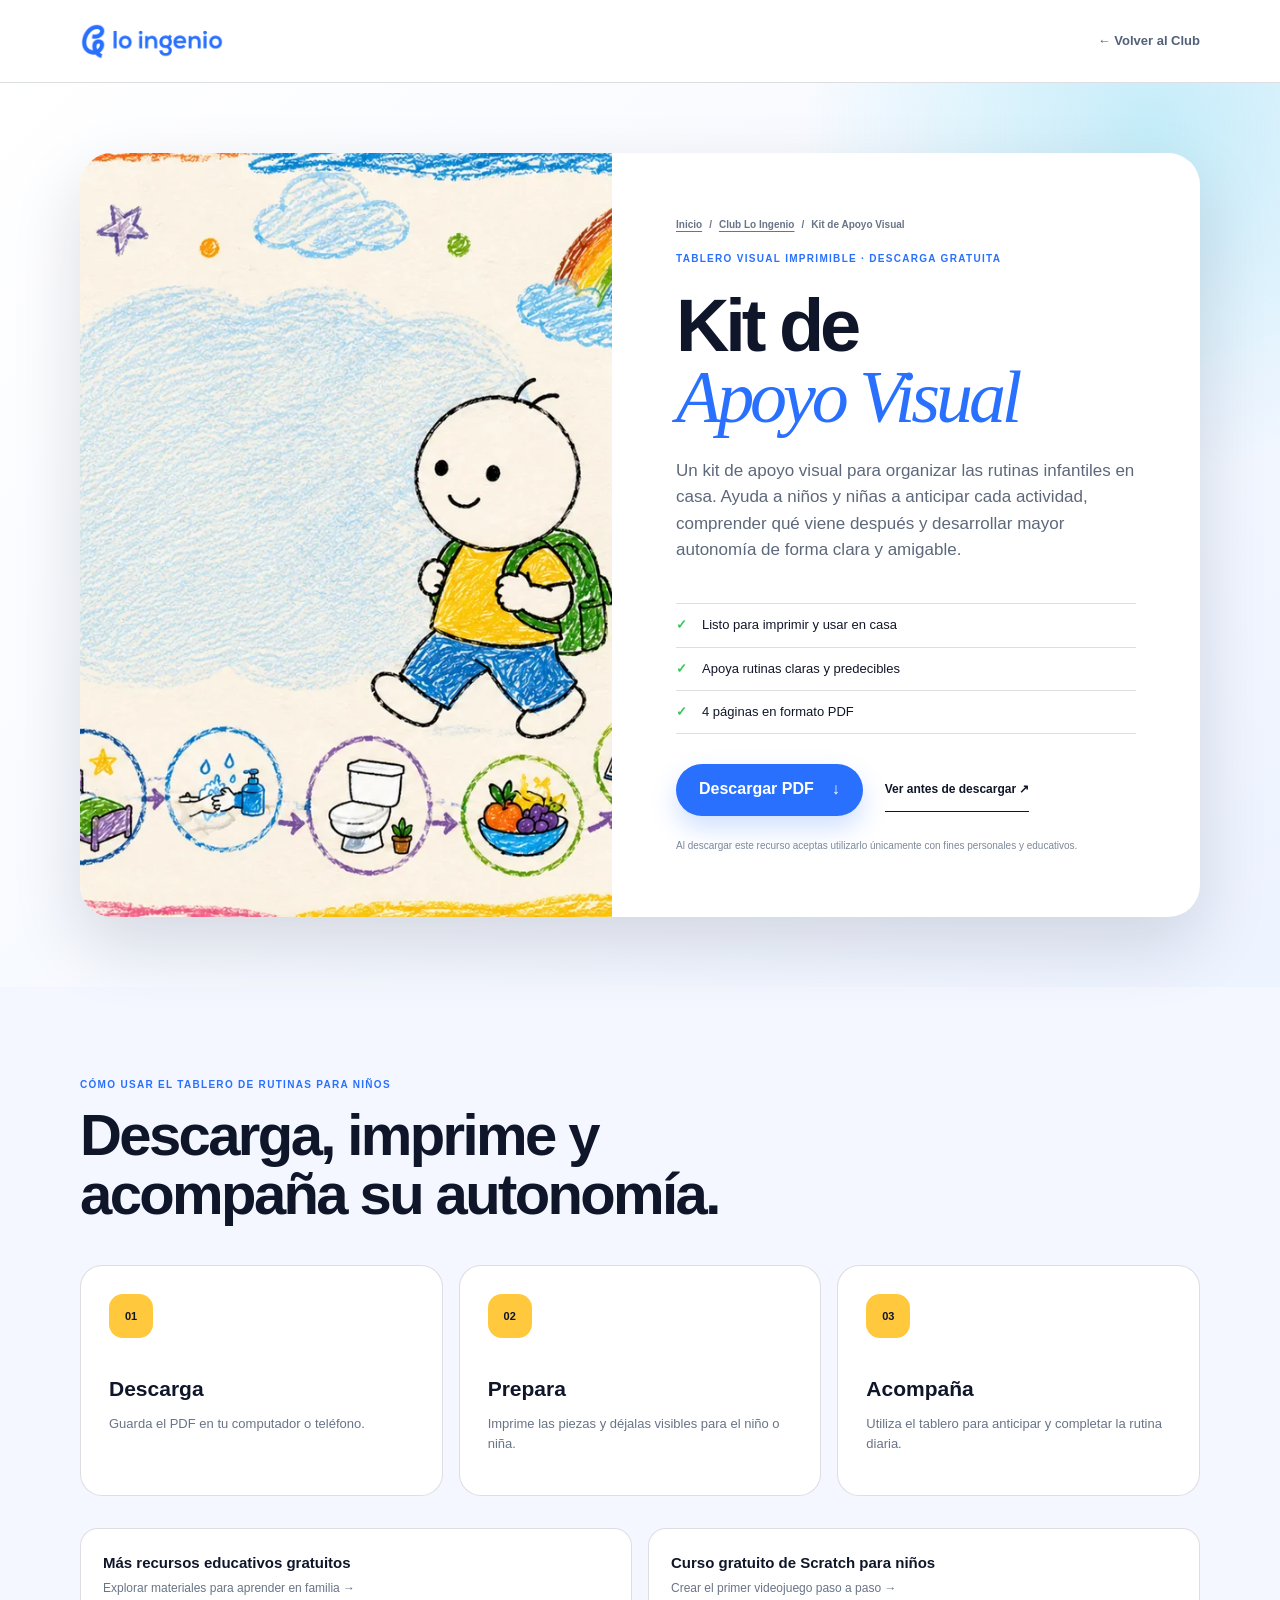
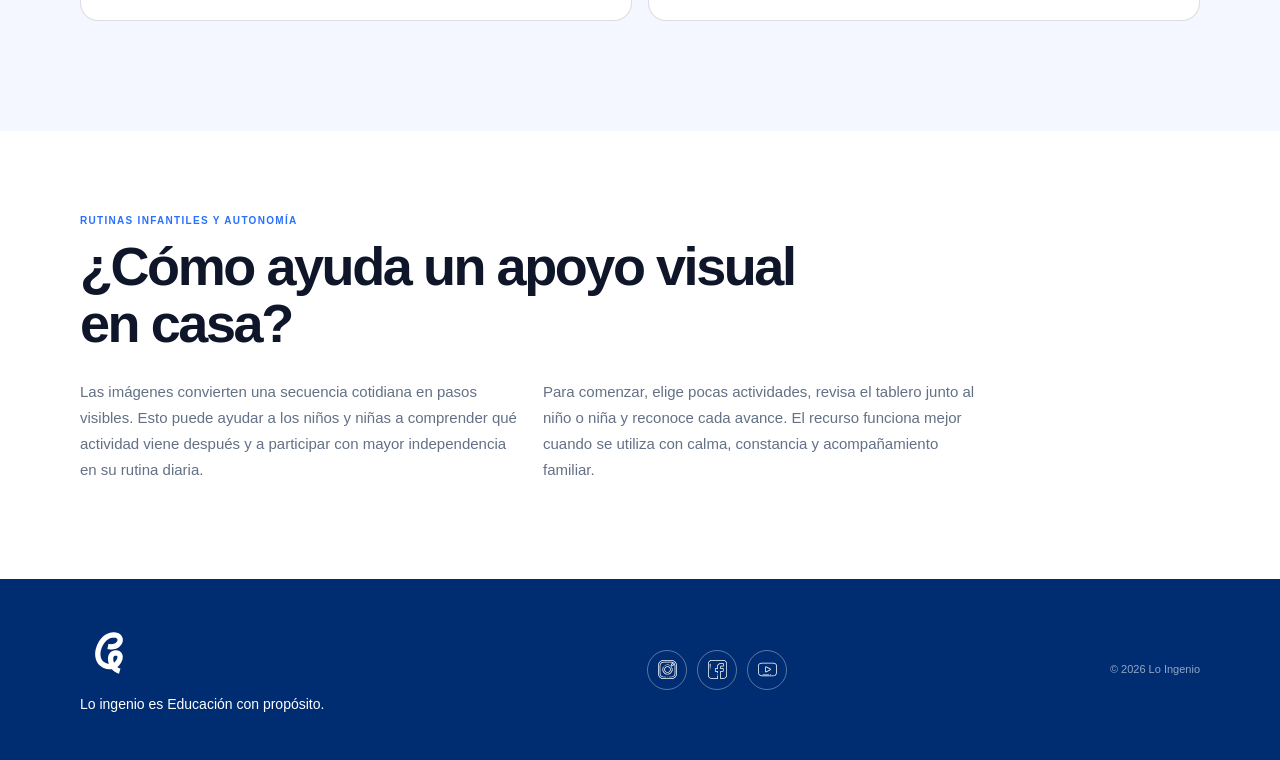
<file: kit-de-apoyo/index.html>
<!doctype html>
<html lang="es-CL">
<head>
  <meta charset="utf-8">
  <meta name="viewport" content="width=device-width,initial-scale=1">
  <meta name="robots" content="index,follow,max-image-preview:large">
  <meta name="description" content="Descarga gratis un tablero visual para rutinas infantiles. Ayuda a niños y niñas a anticipar actividades y desarrollar autonomía en casa.">
  <meta name="author" content="Lo Ingenio">
  <meta name="theme-color" content="#2970ff">
  <meta property="og:title" content="Kit de apoyo visual para rutinas infantiles | PDF gratis">
  <meta property="og:description" content="Tablero visual imprimible para acompañar rutinas, anticipar actividades y fomentar la autonomía infantil.">
  <meta property="og:type" content="article">
  <meta property="og:url" content="https://www.loingenio.org/kit-de-apoyo/">
  <meta property="og:image" content="https://www.loingenio.org/kit-de-apoyo/portada-kit.webp">
  <meta property="og:image:alt" content="Ilustración del Kit de Apoyo Visual para rutinas infantiles">
  <meta property="og:locale" content="es_CL">
  <meta property="og:site_name" content="Lo Ingenio">
  <meta name="twitter:card" content="summary_large_image">
  <link rel="canonical" href="https://www.loingenio.org/kit-de-apoyo/">
  <link rel="alternate" type="application/pdf" href="https://www.loingenio.org/kit-de-apoyo/archivos/kit-de-apoyo-visual.pdf" title="Kit de Apoyo Visual en PDF">
  <title>Kit de apoyo visual para rutinas infantiles | PDF gratis</title>
  <link rel="icon" href="../favicon.png" type="image/png">
  <link rel="stylesheet" href="kit.css?v=20260726-1">
  <script src="kit.js?v=20260723-1" defer></script>
  <script type="application/ld+json">
  {"@context":"https://schema.org","@graph":[{"@type":"LearningResource","@id":"https://www.loingenio.org/kit-de-apoyo/#resource","name":"Kit de Apoyo Visual","description":"Tablero visual imprimible para acompañar las rutinas diarias de niños y niñas, anticipar actividades y fortalecer su autonomía.","url":"https://www.loingenio.org/kit-de-apoyo/","image":"https://www.loingenio.org/kit-de-apoyo/portada-kit.webp","dateModified":"2026-07-26","inLanguage":"es-CL","isAccessibleForFree":true,"learningResourceType":"Material imprimible","educationalUse":["Rutinas infantiles","Autonomía infantil","Aprendizaje en familia"],"audience":{"@type":"EducationalAudience","educationalRole":"Familias y cuidadores"},"encoding":{"@type":"MediaObject","contentUrl":"https://www.loingenio.org/kit-de-apoyo/archivos/kit-de-apoyo-visual.pdf","encodingFormat":"application/pdf"},"provider":{"@type":"EducationalOrganization","@id":"https://www.loingenio.org/#organization","name":"Lo Ingenio","url":"https://www.loingenio.org/"}},{"@type":"BreadcrumbList","itemListElement":[{"@type":"ListItem","position":1,"name":"Inicio","item":"https://www.loingenio.org/"},{"@type":"ListItem","position":2,"name":"Club Lo Ingenio","item":"https://www.loingenio.org/club/"},{"@type":"ListItem","position":3,"name":"Kit de Apoyo Visual","item":"https://www.loingenio.org/kit-de-apoyo/"}]}]}
  </script>
</head>
<body>
  <a class="skip-link" href="#contenido">Saltar al contenido</a>
  <header class="site-header">
    <div class="container nav-wrap">
      <a class="logo" href="/" aria-label="Lo Ingenio, volver al inicio"><img src="../logo-lo-ingenio.png" width="640" height="165" alt="Lo Ingenio"></a>
      <a class="back-link" href="/club/#recursos">← Volver al Club</a>
    </div>
  </header>

  <main id="contenido">
    <section class="download-hero">
      <div class="container download-card">
        <figure class="cover"><img src="portada-kit.webp" width="1200" height="849" alt="Ilustración del Kit de Apoyo Visual" fetchpriority="high" decoding="async"></figure>
        <div class="download-copy">
          <nav class="breadcrumb" aria-label="Migas de pan"><a href="/">Inicio</a><span aria-hidden="true">/</span><a href="/club/">Club Lo Ingenio</a><span aria-hidden="true">/</span><span aria-current="page">Kit de Apoyo Visual</span></nav>
          <p class="eyebrow">Tablero visual imprimible · Descarga gratuita</p>
          <h1>Kit de<br><em>Apoyo Visual</em></h1>
          <p class="lead">Un kit de apoyo visual para organizar las rutinas infantiles en casa. Ayuda a niños y niñas a anticipar cada actividad, comprender qué viene después y desarrollar mayor autonomía de forma clara y amigable.</p>
          <ul>
            <li>Listo para imprimir y usar en casa</li>
            <li>Apoya rutinas claras y predecibles</li>
            <li>4 páginas en formato PDF</li>
          </ul>
          <div class="actions">
            <a class="button" href="archivos/kit-de-apoyo-visual.pdf" download>Descargar PDF <span aria-hidden="true">↓</span></a>
            <a class="text-link" href="archivos/kit-de-apoyo-visual.pdf" target="_blank" rel="noopener">Ver antes de descargar ↗</a>
          </div>
          <small>Al descargar este recurso aceptas utilizarlo únicamente con fines personales y educativos.</small>
        </div>
      </div>
    </section>
    <section class="how-to">
      <div class="container">
        <p class="eyebrow">Cómo usar el tablero de rutinas para niños</p>
        <h2>Descarga, imprime y acompaña su autonomía.</h2>
        <div class="steps">
          <article><span>01</span><h3>Descarga</h3><p>Guarda el PDF en tu computador o teléfono.</p></article>
          <article><span>02</span><h3>Prepara</h3><p>Imprime las piezas y déjalas visibles para el niño o niña.</p></article>
          <article><span>03</span><h3>Acompaña</h3><p>Utiliza el tablero para anticipar y completar la rutina diaria.</p></article>
        </div>
        <nav class="related-links" aria-label="Más contenidos de Lo Ingenio"><a href="/club/#recursos"><strong>Más recursos educativos gratuitos</strong><span>Explorar materiales para aprender en familia →</span></a><a href="/cursos/primer-videojuego/"><strong>Curso gratuito de Scratch para niños</strong><span>Crear el primer videojuego paso a paso →</span></a></nav>
      </div>
    </section>
    <section class="resource-guide" aria-labelledby="apoyo-rutinas">
      <div class="container">
        <p class="eyebrow">Rutinas infantiles y autonomía</p>
        <h2 id="apoyo-rutinas">¿Cómo ayuda un apoyo visual en casa?</h2>
        <div class="resource-guide-grid">
          <p>Las imágenes convierten una secuencia cotidiana en pasos visibles. Esto puede ayudar a los niños y niñas a comprender qué actividad viene después y a participar con mayor independencia en su rutina diaria.</p>
          <p>Para comenzar, elige pocas actividades, revisa el tablero junto al niño o niña y reconoce cada avance. El recurso funciona mejor cuando se utiliza con calma, constancia y acompañamiento familiar.</p>
        </div>
      </div>
    </section>
  </main>

  <footer>
    <div class="container footer-inner"><div><a class="footer-logo footer-mark" href="/" aria-label="Ir al inicio de Lo Ingenio"><img src="/footer-mark.svg" width="1080" height="1080" alt="" loading="lazy"></a><p>Lo ingenio es Educación con propósito.</p></div><div class="social-links"><a href="https://www.instagram.com/loingenio" target="_blank" rel="noopener noreferrer" aria-label="Instagram de Lo Ingenio"><img src="/icon-instagram.svg" alt="" loading="lazy"></a><a href="https://www.facebook.com/loingenio/" target="_blank" rel="noopener noreferrer" aria-label="Facebook de Lo Ingenio"><img src="/icon-facebook.svg" alt="" loading="lazy"></a><a href="https://www.youtube.com/@loingeniotv" target="_blank" rel="noopener noreferrer" aria-label="YouTube de Lo Ingenio"><img src="/icon-youtube.svg" alt="" loading="lazy"></a></div><span>© <span data-year></span> Lo Ingenio</span></div>
  </footer>
</body>
</html>
</file>
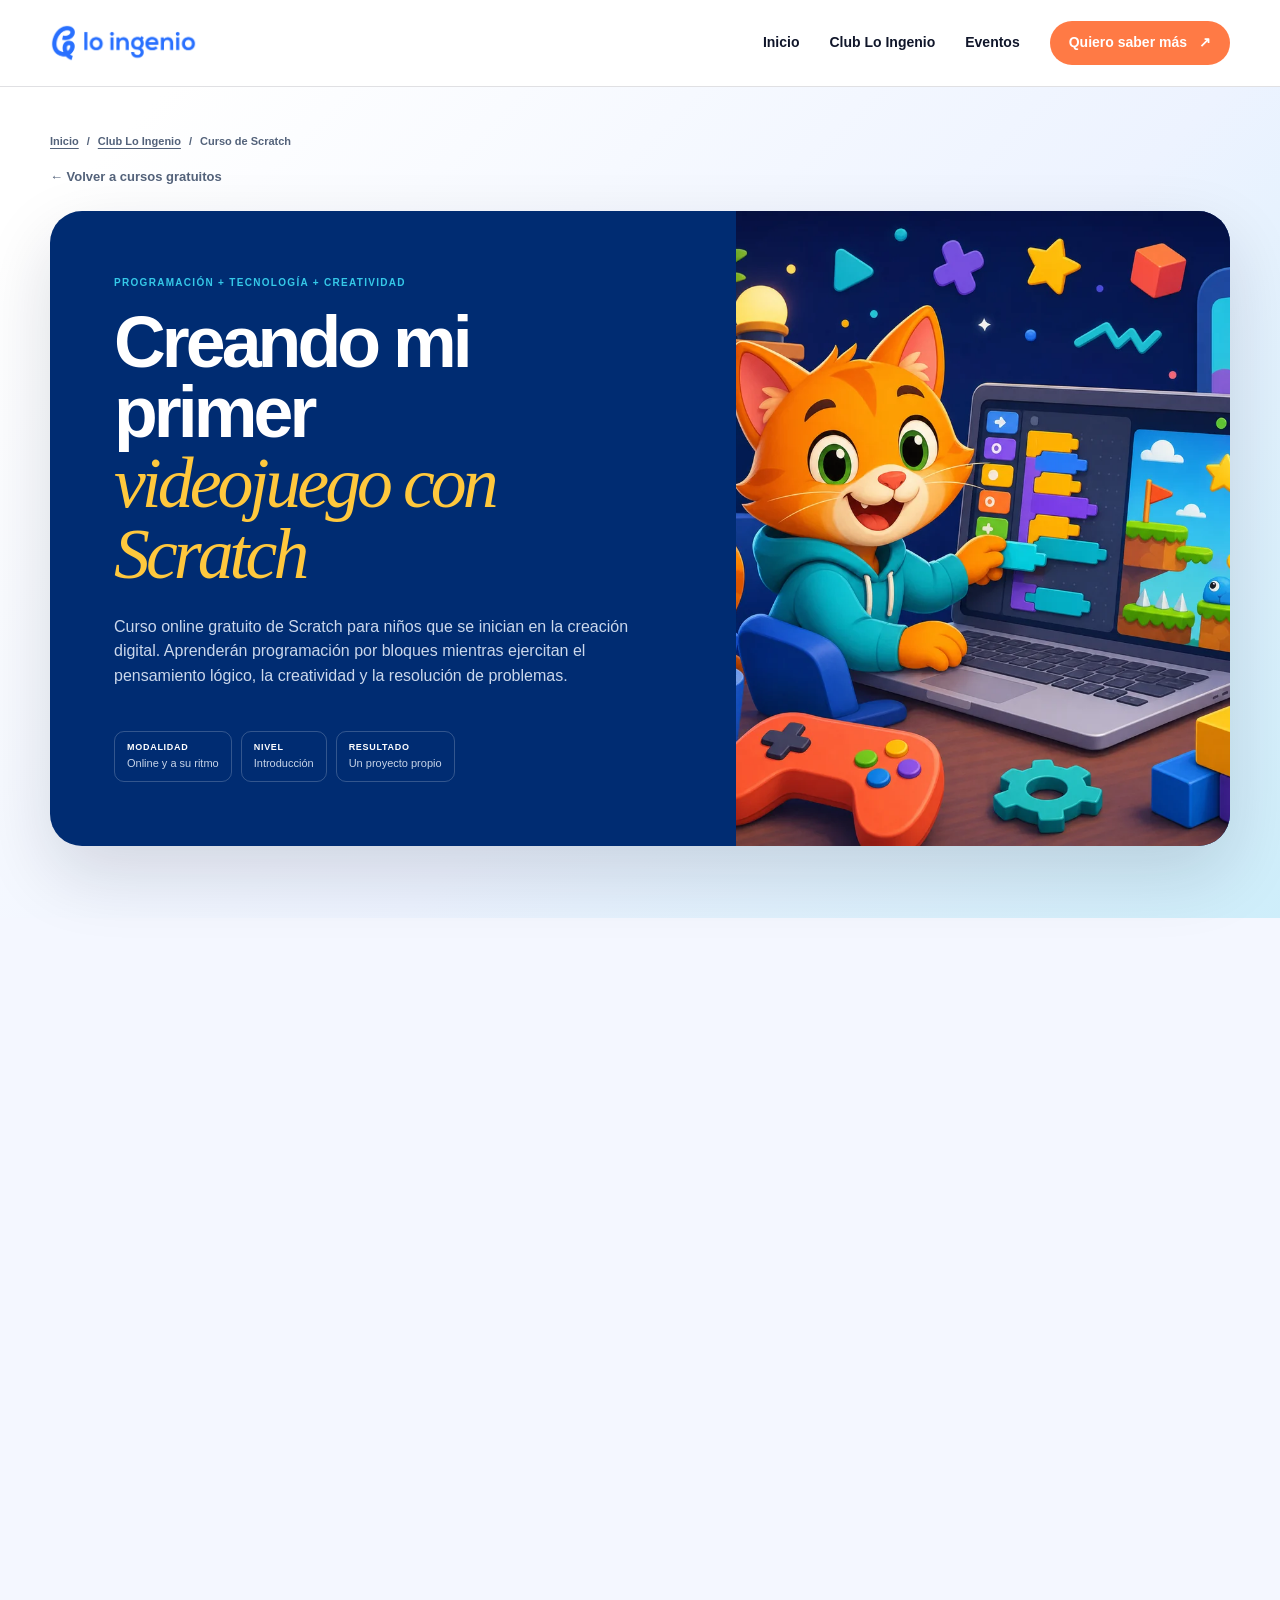
<file: cursos/primer-videojuego/index.html>
<!doctype html>
<html lang="es-CL">
<head>
  <meta charset="utf-8">
  <meta name="viewport" content="width=device-width,initial-scale=1">
  <meta name="description" content="Curso gratuito de Scratch para niños: aprende programación por bloques, pensamiento lógico y resolución de problemas creando tu primer videojuego.">
  <meta name="author" content="Lo Ingenio">
  <meta name="robots" content="index,follow,max-image-preview:large">
  <meta name="theme-color" content="#2970ff">
  <meta property="og:title" content="Curso de Scratch para niños: crea tu videojuego | Lo Ingenio">
  <meta property="og:description" content="Curso online gratuito y a tu ritmo para aprender programación por bloques creando un videojuego en Scratch.">
  <meta property="og:type" content="website">
  <meta property="og:url" content="https://www.loingenio.org/cursos/primer-videojuego/">
  <meta property="og:image" content="https://www.loingenio.org/club/assets/curso-videojuego.webp">
  <meta property="og:image:alt" content="Ilustración del curso de Scratch para niños de Lo Ingenio">
  <meta property="og:locale" content="es_CL">
  <meta property="og:site_name" content="Lo Ingenio">
  <meta name="twitter:card" content="summary_large_image">
  <link rel="canonical" href="https://www.loingenio.org/cursos/primer-videojuego/">
  <title>Curso de Scratch para niños: crea tu videojuego | Lo Ingenio</title>
  <link rel="icon" href="../../favicon.png" type="image/png">
  <link rel="stylesheet" href="curso.css?v=20260726-1">
  <script src="curso.js?v=20260723-2" defer></script>
  <script type="application/ld+json">
  {"@context":"https://schema.org","@graph":[{"@type":"Course","@id":"https://www.loingenio.org/cursos/primer-videojuego/#course","name":"Creando mi primer videojuego con Scratch","description":"Curso gratuito de iniciación a la programación con Scratch para niños. Enseña programación por bloques, pensamiento lógico y resolución de problemas mediante la creación de un videojuego.","url":"https://www.loingenio.org/cursos/primer-videojuego/","image":"https://www.loingenio.org/club/assets/curso-videojuego.webp","dateModified":"2026-07-26","inLanguage":"es-CL","isAccessibleForFree":true,"educationalLevel":"Inicial","audience":{"@type":"EducationalAudience","educationalRole":"Niños y familias"},"teaches":["Programación por bloques","Pensamiento lógico","Resolución de problemas","Creatividad digital"],"provider":{"@type":"EducationalOrganization","@id":"https://www.loingenio.org/#organization","name":"Lo Ingenio","url":"https://www.loingenio.org/"}},{"@type":"BreadcrumbList","itemListElement":[{"@type":"ListItem","position":1,"name":"Inicio","item":"https://www.loingenio.org/"},{"@type":"ListItem","position":2,"name":"Club Lo Ingenio","item":"https://www.loingenio.org/club/"},{"@type":"ListItem","position":3,"name":"Curso de Scratch para niños","item":"https://www.loingenio.org/cursos/primer-videojuego/"}]}]}
  </script>
</head>
<body>
  <a class="skip-link" href="#contenido">Saltar al contenido</a>
  <header class="site-header">
    <div class="container nav-wrap">
      <a class="logo" href="/" aria-label="Lo Ingenio, volver al inicio"><img src="../../logo-lo-ingenio.png" width="640" height="165" alt="Lo Ingenio"></a>
      <button class="menu-toggle" type="button" aria-expanded="false" aria-controls="menu" aria-label="Abrir menú"><span></span><span></span><span></span></button>
      <nav id="menu" class="main-nav" aria-label="Navegación principal">
        <a href="/">Inicio</a>
        <a href="/club/">Club Lo Ingenio</a>
        <a href="/#eventos">Eventos</a>
        <a class="button button-coral" href="mailto:hola@loingenio.org">Quiero saber más <span aria-hidden="true">↗</span></a>
      </nav>
    </div>
  </header>

  <main id="contenido">
    <section class="course-hero">
      <div class="container">
        <nav class="breadcrumb" aria-label="Migas de pan"><a href="/">Inicio</a><span aria-hidden="true">/</span><a href="/club/">Club Lo Ingenio</a><span aria-hidden="true">/</span><span aria-current="page">Curso de Scratch</span></nav>
        <a class="back-link" href="/club/#cursos">← Volver a cursos gratuitos</a>
        <div class="hero-card">
          <div class="hero-copy">
            <p class="eyebrow">Programación + Tecnología + Creatividad</p>
            <h1>Creando mi primer<br><em>videojuego con Scratch</em></h1>
            <p>Curso online gratuito de Scratch para niños que se inician en la creación digital. Aprenderán programación por bloques mientras ejercitan el pensamiento lógico, la creatividad y la resolución de problemas.</p>
            <div class="course-meta"><span><b>Modalidad</b> Online y a su ritmo</span><span><b>Nivel</b> Introducción</span><span><b>Resultado</b> Un proyecto propio</span></div>
          </div>
          <figure class="hero-image"><img src="../../club/assets/curso-videojuego.webp?v=20260723-2" width="1000" height="1000" alt="Gato programador creando un videojuego con bloques visuales" fetchpriority="high" decoding="async"></figure>
        </div>
      </div>
    </section>

    <section class="classroom">
      <div class="container classroom-grid">
        <div class="lesson-main">
          <div class="section-label"><span>01</span><div><small>LECCIÓN ACTUAL</small><strong>Bienvenida al curso</strong></div></div>
          <div class="video-shell" data-video-shell>
            <button class="video-placeholder" type="button" data-video-load disabled>
              <span class="play-icon" aria-hidden="true">▶</span>
              <strong>Tu primera clase aparecerá aquí</strong>
              <p>El reproductor quedará conectado a YouTube cuando agreguemos el primer video.</p>
            </button>
          </div>
          <article class="lesson-note">
            <p class="eyebrow">Antes de comenzar</p>
            <h2>Aprende Scratch paso a paso y crea tu primer videojuego.</h2>
            <p>En este curso de programación para niños, cada idea se transforma en un proyecto digital. Solo necesitarás un computador, conexión a internet y ganas de experimentar con personajes, escenarios y bloques de código.</p>
          </article>
        </div>
        <aside class="lesson-list" aria-label="Contenido del curso">
          <div class="lesson-list-head"><div><small>CONTENIDO</small><h2>Tu recorrido</h2></div><span>1 curso</span></div>
          <ol>
            <li class="current"><span>01</span><div><strong>Bienvenida al curso</strong><small>Introducción</small></div><b>▶</b></li>
            <li><span>02</span><div><strong>Conociendo Scratch</strong><small>Próximamente</small></div><b>○</b></li>
            <li><span>03</span><div><strong>Personajes y escenarios</strong><small>Próximamente</small></div><b>○</b></li>
            <li><span>04</span><div><strong>Movimiento y desafíos</strong><small>Próximamente</small></div><b>○</b></li>
            <li><span>05</span><div><strong>Comparte tu videojuego</strong><small>Próximamente</small></div><b>○</b></li>
          </ol>
          <div class="support-card"><strong>¿Necesitas ayuda?</strong><p>Escríbenos y te acompañamos durante el curso.</p><a href="mailto:hola@loingenio.org?subject=Ayuda%20con%20el%20curso%20de%20Scratch">hola@loingenio.org →</a></div>
          <div class="related-card"><strong>Más para aprender en familia</strong><p>Explora materiales educativos gratuitos de Lo Ingenio.</p><a href="/kit-de-apoyo/">Conocer el Kit de Apoyo Visual →</a></div>
        </aside>
      </div>
    </section>

    <section class="course-guide" aria-labelledby="guia-scratch">
      <div class="container">
        <p class="eyebrow">Programación creativa para niños</p>
        <h2 id="guia-scratch">¿Qué aprenderán con Scratch?</h2>
        <p class="guide-lead">Scratch permite acercarse a la programación mediante bloques visuales. En lugar de memorizar código, los niños pueden comprender secuencias, probar ideas y observar cómo cada decisión modifica su videojuego.</p>
        <div class="guide-grid">
          <article><h3>Pensamiento lógico</h3><p>Ordenar instrucciones, reconocer patrones y dividir un desafío en pasos más pequeños.</p></article>
          <article><h3>Resolución de problemas</h3><p>Detectar qué no funciona, probar alternativas y mejorar el proyecto a partir de cada intento.</p></article>
          <article><h3>Creatividad digital</h3><p>Transformar una idea en personajes, escenarios, movimientos y reglas creadas por los propios niños.</p></article>
        </div>
      </div>
    </section>
  </main>

  <footer>
    <div class="container footer-grid">
      <div><a class="footer-logo footer-mark" href="/" aria-label="Ir al inicio de Lo Ingenio"><img src="/footer-mark.svg" width="1080" height="1080" alt="" loading="lazy" decoding="async"></a><p>Lo ingenio es Educación con propósito.</p></div>
      <div><strong>Club Lo Ingenio</strong><a href="/club/#recursos">Recursos educativos gratuitos</a><a href="/kit-de-apoyo/">Kit de apoyo visual</a><a href="/cursos/primer-videojuego/" aria-current="page">Curso de Scratch para niños</a><a href="/#eventos">Talleres de oratoria infantil</a></div>
      <div><strong>Conversemos</strong><a href="mailto:hola@loingenio.org">hola@loingenio.org</a><div class="social-links"><a href="https://www.instagram.com/loingenio" target="_blank" rel="noopener noreferrer" aria-label="Instagram de Lo Ingenio"><svg viewBox="0 0 24 24" aria-hidden="true"><rect x="3" y="3" width="18" height="18" rx="5"/><circle cx="12" cy="12" r="4"/><circle cx="17.5" cy="6.5" r="1"/></svg></a><a href="https://www.facebook.com/loingenio/" target="_blank" rel="noopener noreferrer" aria-label="Facebook de Lo Ingenio"><svg viewBox="0 0 24 24" aria-hidden="true"><path d="M14 8h4V3h-4c-4 0-6 2.5-6 6v3H4v5h4v7h5v-7h4l1-5h-5V9c0-.7.3-1 1-1Z"/></svg></a><a href="https://www.youtube.com/@loingeniotv" target="_blank" rel="noopener noreferrer" aria-label="YouTube de Lo Ingenio"><svg viewBox="0 0 24 24" aria-hidden="true"><path d="M21.4 6.4a2.8 2.8 0 0 0-2-2C17.7 4 12 4 12 4s-5.7 0-7.4.4a2.8 2.8 0 0 0-2 2A29 29 0 0 0 2.2 12a29 29 0 0 0 .4 5.6 2.8 2.8 0 0 0 2 2C6.3 20 12 20 12 20s5.7 0 7.4-.4a2.8 2.8 0 0 0 2-2 29 29 0 0 0 .4-5.6 29 29 0 0 0-.4-5.6Z"/><path class="play" d="m10 15 5-3-5-3Z"/></svg></a></div></div>
    </div>
    <div class="container footer-bottom"><span>© <span data-year></span> Lo Ingenio</span><span>Hecho con curiosidad en Chile.</span><a href="#contenido">Volver arriba ↑</a></div>
  </footer>
</body>
</html>
</file>
<file: styles.css>
:root{--ink:#10162a;--ink-2:#002c72;--paper:#f6f7fb;--white:#fff;--coral:#ff7a45;--yellow:#ffc83d;--mint:#35c9e8;--turquoise:#35c9e8;--turquoise-dark:#0e7f9c;--blue:#2970ff;--green:#34c759;--purple:#7c5cff;--line:rgba(16,22,42,.14);--radius:24px;--shadow:0 24px 60px rgba(16,22,42,.14)}
*{box-sizing:border-box}html{scroll-behavior:smooth}body{margin:0;background:var(--paper);color:var(--ink);font-family:"DM Sans",sans-serif;line-height:1.55;overflow-x:hidden}h1,h2,h3,p{margin-top:0}h1,h2,h3,.logo{font-family:Manrope,sans-serif}a{color:inherit;text-decoration:none}button{font:inherit}.container{width:min(1180px,calc(100% - 40px));margin:auto}.skip-link{position:fixed;left:15px;top:-60px;background:var(--ink);color:#fff;padding:10px 18px;z-index:99}.skip-link:focus{top:10px}.site-header{position:fixed;inset:0 0 auto;z-index:50;transition:.3s}.site-header.scrolled{background:rgba(245,241,232,.88);backdrop-filter:blur(18px);box-shadow:0 1px rgba(24,51,47,.08)}.nav-wrap{height:86px;display:flex;align-items:center;justify-content:space-between}.logo{display:flex;align-items:center;gap:10px;font-weight:800;font-size:20px}.logo-mark{display:grid;place-items:center;width:41px;height:41px;color:var(--paper);background:var(--ink);border-radius:50% 50% 45% 55%;font-size:13px;letter-spacing:-1px;transform:rotate(-6deg)}.main-nav{display:flex;align-items:center;gap:30px;font-weight:600;font-size:14px}.main-nav>a:not(.button){position:relative}.main-nav>a:not(.button):after{content:"";position:absolute;left:0;right:100%;bottom:-5px;height:2px;background:var(--coral);transition:.25s}.main-nav>a:hover:after{right:0}.button{display:inline-flex;align-items:center;justify-content:center;gap:22px;background:var(--ink);color:#fff;border-radius:999px;padding:15px 23px;font-weight:700;transition:transform .2s,box-shadow .2s}.button:hover{transform:translateY(-3px);box-shadow:0 10px 25px rgba(24,51,47,.18)}.button span{font-size:18px}.button-small{padding:10px 18px;gap:12px}.menu-toggle{display:none;background:none;border:0;padding:8px}.menu-toggle span{display:block;width:25px;height:2px;background:var(--ink);margin:5px}.hero{position:relative;min-height:790px;padding:170px 0 96px;overflow:hidden;background:linear-gradient(135deg,#f5f1e8 30%,#e5efe7)}.hero-grid{display:grid;grid-template-columns:1.02fr .98fr;gap:70px;align-items:center}.eyebrow{text-transform:uppercase;letter-spacing:.14em;font-weight:700;font-size:12px;display:flex;align-items:center;gap:9px}.eyebrow span{width:25px;height:2px;background:var(--coral)}.hero h1{font-size:clamp(48px,6.2vw,78px);line-height:1.02;letter-spacing:-.055em;margin:20px 0 28px}.hero h1 em,.cta-section h2 em{color:var(--coral);font-style:normal}.hero-lead{max-width:570px;font-size:19px;color:#526762}.hero-actions{display:flex;align-items:center;gap:28px;margin:35px 0}.text-link{font-weight:700;border-bottom:1px solid;padding:5px 0}.text-link span{display:inline-block;margin-left:8px;transition:.2s}.text-link:hover span{transform:translate(4px,-2px)}.hero-note{display:flex;align-items:center;gap:15px;margin-top:45px}.hero-note p{margin:0;font-size:13px;line-height:1.3}.avatar-stack{display:flex}.avatar-stack span{display:grid;place-items:center;width:38px;height:38px;border:3px solid var(--paper);margin-left:-8px;border-radius:50%;background:var(--yellow);font-weight:800;font-size:10px}.avatar-stack span:first-child{margin:0;background:var(--coral)}.avatar-stack span:last-child{background:var(--blue)}.hero-visual{position:relative;height:510px}.visual-card{box-shadow:var(--shadow)}.main-card{position:absolute;inset:45px 28px 35px 65px;border-radius:34px;background:var(--ink);color:white;padding:45px;transform:rotate(3deg);overflow:hidden}.main-card:after{content:"";position:absolute;width:230px;height:230px;border:46px solid var(--mint);border-radius:50%;right:-90px;bottom:-100px}.card-top{display:flex;justify-content:space-between}.pill{background:var(--mint);color:var(--ink);padding:7px 12px;border-radius:99px;font-weight:700;font-size:11px}.spark{font-size:35px;color:var(--yellow)}.main-card>p{margin-top:80px;color:#bdd1cc}.main-card h2{font-size:34px;line-height:1.12;margin-bottom:45px}.progress{height:7px;background:#45605b;border-radius:5px;overflow:hidden}.progress span{display:block;width:60%;height:100%;background:var(--coral)}.main-card small{display:block;margin-top:10px;color:#bdd1cc}.floating-card{position:absolute;z-index:2;background:var(--white);border:1px solid var(--line);box-shadow:var(--shadow);display:flex;flex-direction:column}.floating-card span{color:var(--coral);font-weight:800}.floating-card small{color:#6d7e79}.fc-one{left:0;bottom:15px;border-radius:20px;padding:20px 25px;transform:rotate(-7deg)}.fc-two{right:-25px;top:28px;border-radius:50%;width:145px;height:145px;align-items:center;justify-content:center;transform:rotate(7deg)}.doodle{position:absolute;right:-20px;bottom:0;width:120px;fill:none;stroke:var(--coral);stroke-width:4;stroke-linecap:round}.hero-orb{position:absolute;border-radius:50%;filter:blur(1px)}.orb-one{width:18px;height:18px;background:var(--coral);top:180px;left:5%}.orb-two{width:11px;height:11px;background:var(--yellow);right:4%;bottom:160px}.marquee{position:absolute;bottom:0;width:100%;background:var(--yellow);transform:rotate(-1.2deg) scale(1.02);overflow:hidden;padding:13px 0}.marquee div{display:flex;justify-content:space-around;min-width:1000px;font-family:Manrope;font-weight:800;text-transform:uppercase;letter-spacing:.08em}.section{padding:120px 0}.intro-grid{display:grid;grid-template-columns:1fr 2fr;gap:60px}.section-index{font-size:12px;text-transform:uppercase;letter-spacing:.12em;font-weight:700}.intro h2{font-size:clamp(38px,5vw,60px);line-height:1.1;letter-spacing:-.045em}.intro h2 em{font-style:normal;color:var(--coral)}.intro-grid>div>p{font-size:19px;max-width:670px;color:#64736f}.routes{background:var(--white)}.section-heading{display:grid;grid-template-columns:2fr 1fr;gap:90px;align-items:end;margin-bottom:55px}.section-heading h2{font-size:clamp(36px,4.5vw,56px);line-height:1.08;letter-spacing:-.045em;margin-bottom:0}.section-heading>p{color:#60736e;margin:0}.route-tabs{display:grid;grid-template-columns:repeat(3,1fr);border-bottom:1px solid var(--line)}.route-tabs button{border:0;background:none;text-align:left;padding:20px 8px;font-weight:700;color:#71807c;border-bottom:3px solid transparent;cursor:pointer}.route-tabs button span{font-size:11px;margin-right:12px}.route-tabs button[aria-selected=true]{color:var(--ink);border-color:var(--coral)}.route-panel{display:grid;grid-template-columns:1.1fr .9fr;margin-top:40px;border-radius:var(--radius);overflow:hidden;background:#e3efe9;min-height:450px}.route-content{padding:60px}.route-kicker{text-transform:uppercase;letter-spacing:.12em;font-size:11px;font-weight:800;color:var(--coral)}.route-content h3{font-size:42px;letter-spacing:-.04em;margin-bottom:15px}.route-content>p:not(.route-kicker){font-size:18px;max-width:550px}.route-content ul{padding:15px 0;list-style:none}.route-content li{padding:9px 0}.route-content li i{font-style:normal;display:inline-grid;place-items:center;width:23px;height:23px;border-radius:50%;background:var(--ink);color:white;font-size:11px;margin-right:10px}.route-art{position:relative;background:var(--coral);margin:20px;border-radius:22px;overflow:hidden;padding:35px}.art-number{font:800 150px/1 Manrope;color:rgba(255,255,255,.18);position:absolute;right:-5px;top:-15px}.coin{position:absolute;display:grid;place-items:center;background:var(--yellow);border:4px solid var(--ink);border-radius:50%;font-size:28px;font-weight:800;box-shadow:7px 7px var(--ink)}.c1{width:88px;height:88px;left:50px;top:65px;transform:rotate(-12deg)}.c2{width:62px;height:62px;left:155px;top:140px;background:var(--mint);transform:rotate(15deg)}.mini-chart{position:absolute;display:flex;align-items:end;gap:10px;height:100px;right:45px;bottom:100px}.mini-chart span{width:20px;background:var(--ink);border-radius:4px 4px 0 0}.mini-chart span:nth-child(1){height:30%}.mini-chart span:nth-child(2){height:55%}.mini-chart span:nth-child(3){height:70%}.mini-chart span:nth-child(4){height:100%;background:var(--yellow)}.route-art p{position:absolute;left:35px;bottom:25px;font-size:17px}.resources{background:var(--ink);color:#fff}.section-heading.light>p{color:#abc0ba}.resource-grid{display:grid;grid-template-columns:repeat(3,1fr);gap:20px}.resource-card{position:relative;color:var(--ink);min-height:430px;border-radius:25px;padding:30px;transition:.3s;display:flex;flex-direction:column}.resource-card:hover{transform:translateY(-8px) rotate(-1deg)}.resource-card.coral{background:var(--coral)}.resource-card.mint{background:var(--mint)}.resource-card.cream{background:var(--paper)}.resource-meta{display:flex;justify-content:space-between;text-transform:uppercase;font-size:10px;letter-spacing:.08em;font-weight:800}.resource-icon{font-size:70px;line-height:1;margin:55px 0 30px}.resource-card h3{font-size:28px;line-height:1.1}.resource-card p{font-size:14px}.resource-card a{margin-top:auto;border-top:1px solid rgba(24,51,47,.25);padding-top:17px;font-weight:800;display:flex;justify-content:space-between}.center{text-align:center;margin-top:45px}.button-light{background:white;color:var(--ink)}.course-list{border-top:1px solid var(--line)}.course-item{display:grid;grid-template-columns:100px 1fr 2fr 60px;gap:25px;align-items:center;border-bottom:1px solid var(--line);padding:27px 10px;transition:.25s}.course-item:hover{background:var(--white);padding-left:22px;padding-right:22px}.course-date{display:flex;align-items:baseline;gap:5px}.course-date strong{font:800 35px Manrope}.course-date span,.course-type{font-size:11px;text-transform:uppercase;letter-spacing:.08em;font-weight:700}.course-type{color:#71807c}.course-name h3{margin:0 0 3px;font-size:22px}.course-name p{margin:0;color:#6e7d79}.course-item>a{display:grid;place-items:center;width:48px;height:48px;border-radius:50%;border:1px solid var(--line);font-size:20px}.course-item:hover>a{background:var(--coral);border-color:var(--coral)}.benefits{background:#dcebe4}.benefits-grid{display:grid;grid-template-columns:.9fr 1.1fr;gap:100px;align-items:center}.benefit-visual{position:relative;min-height:520px;background:var(--yellow);border-radius:50% 50% 22px 22px;display:grid;place-items:center}.big-ring{width:290px;height:290px;border:3px solid var(--ink);border-radius:50%;display:flex;flex-direction:column;align-items:center;justify-content:center;transform:rotate(-7deg)}.big-ring span{font-size:25px}.big-ring strong{font:800 47px Manrope}.big-ring small{font-size:35px;color:var(--coral)}.side-tag{position:absolute;right:-50px;top:40%;background:var(--coral);padding:11px 22px;border-radius:99px;font-weight:800;transform:rotate(8deg)}.benefit-copy h2{font-size:43px;line-height:1.1;letter-spacing:-.04em}.benefit-list>div{display:grid;grid-template-columns:45px 1fr;border-top:1px solid rgba(24,51,47,.2);padding:18px 0}.benefit-list span{font-size:11px;font-weight:800;color:var(--coral)}.benefit-list p{margin:0;color:#5a6d68}.benefit-list strong{display:block;color:var(--ink);font-size:17px}.testimonials{background:var(--white)}.testimonial-label{display:flex;justify-content:space-between;text-transform:uppercase;letter-spacing:.1em;font-weight:800;font-size:11px;border-bottom:1px solid var(--line);padding-bottom:15px}.testimonial-label small{color:var(--coral)}.quote-wrap{display:grid;grid-template-columns:60px 1fr 60px;align-items:center;margin-top:60px}.quote-track{min-height:310px;position:relative}.quote{display:none;text-align:center;margin:0 auto;max-width:900px}.quote.active{display:block;animation:fade .45s}.quote blockquote{font:600 clamp(28px,4vw,45px)/1.3 Manrope;letter-spacing:-.035em;margin:0 0 40px}.quote figcaption strong,.quote figcaption span{display:block}.quote figcaption span{font-size:12px;color:#75827f;margin-top:4px}.quote-arrow{border:1px solid var(--line);border-radius:50%;width:48px;height:48px;background:none;font-size:20px;cursor:pointer}.quote-arrow:hover{background:var(--yellow)}.quote-dots{display:flex;justify-content:center;gap:8px}.quote-dots button{border:0;width:7px;height:7px;border-radius:50%;background:#bdc7c3;padding:0}.quote-dots button.active{background:var(--coral);width:24px;border-radius:5px}.cta-section{background:var(--coral);padding:120px 0;text-align:center;position:relative;overflow:hidden}.cta-inner{position:relative}.cta-inner .eyebrow{justify-content:center}.cta-inner .eyebrow span{background:var(--ink)}.cta-section h2{font-size:clamp(48px,7vw,82px);line-height:1.04;letter-spacing:-.055em;margin:25px 0}.cta-section h2 em{color:var(--white)}.cta-section p:not(.eyebrow){max-width:590px;margin:0 auto 35px;font-size:18px}.button-coral{background:var(--white);color:var(--ink)}.cta-doodle{position:absolute;left:4%;top:40%;font-size:70px;color:var(--yellow);transform:rotate(-10deg)}footer{background:var(--ink);color:white;padding:75px 0 25px}.footer-grid{display:grid;grid-template-columns:2fr 1fr 1fr;gap:70px}.footer-logo .logo-mark{background:var(--coral)}.footer-grid p{color:#aabcb8;margin-top:22px}.footer-grid>div:not(:first-child){display:flex;flex-direction:column;gap:10px}.footer-grid strong{margin-bottom:10px;color:var(--mint)}.footer-grid a:not(.logo){color:#d5dfdc;font-size:14px}.footer-grid a:hover{color:var(--coral)}.footer-bottom{display:flex;justify-content:space-between;border-top:1px solid #405851;margin-top:60px;padding-top:22px;color:#94aaa4;font-size:12px}.reveal{opacity:0;transform:translateY(25px);transition:opacity .7s,transform .7s}.reveal.visible{opacity:1;transform:none}.delay-1{transition-delay:.12s}.delay-2{transition-delay:.24s}@keyframes fade{from{opacity:0;transform:translateY(8px)}to{opacity:1;transform:none}}
@media(max-width:900px){.main-nav{position:absolute;top:76px;left:20px;right:20px;background:var(--white);box-shadow:var(--shadow);border-radius:20px;padding:25px;display:none;flex-direction:column;align-items:stretch}.main-nav.open{display:flex}.menu-toggle{display:block}.hero{padding-top:130px}.hero-grid,.benefits-grid{grid-template-columns:1fr}.hero-visual{height:440px;max-width:600px;width:100%;margin:auto}.intro-grid,.section-heading{grid-template-columns:1fr;gap:25px}.route-panel{grid-template-columns:1fr}.route-art{min-height:350px}.resource-grid{grid-template-columns:1fr}.resource-card{min-height:360px}.benefits-grid{gap:60px}.benefit-visual{min-height:450px;max-width:600px;width:100%;margin:auto}.course-item{grid-template-columns:75px 1fr 50px}.course-type{grid-column:2}.course-name{grid-column:2;grid-row:1}.course-item>a{grid-column:3;grid-row:1 / 3}.footer-grid{grid-template-columns:1fr 1fr}.footer-grid>div:first-child{grid-column:1/-1}}
@media(max-width:600px){.container{width:min(100% - 28px,1180px)}.section{padding:80px 0}.nav-wrap{height:72px}.hero{min-height:0;padding:115px 0 90px}.hero h1{font-size:46px}.hero-lead{font-size:17px}.hero-actions{align-items:flex-start;flex-direction:column;gap:12px}.hero-note{margin-top:30px}.hero-visual{height:390px}.main-card{inset:40px 10px 30px 25px;padding:30px}.main-card>p{margin-top:55px}.main-card h2{font-size:28px}.fc-one{bottom:0}.fc-two{right:-5px;width:115px;height:115px}.doodle{display:none}.intro h2,.section-heading h2{font-size:37px}.route-tabs{display:flex;overflow:auto}.route-tabs button{min-width:170px}.route-content{padding:35px 25px}.route-content h3{font-size:34px}.route-art{min-height:300px}.art-number{font-size:110px}.section-heading{margin-bottom:35px}.course-item{grid-template-columns:63px 1fr 45px;padding:22px 0;gap:8px}.course-date strong{font-size:27px}.course-name h3{font-size:18px}.course-name p{font-size:13px}.course-item>a{width:38px;height:38px}.benefit-visual{min-height:380px}.big-ring{width:240px;height:240px}.big-ring strong{font-size:38px}.side-tag{right:-5px}.benefit-copy h2{font-size:35px}.testimonial-label{flex-direction:column;gap:8px}.quote-wrap{grid-template-columns:40px 1fr 40px;margin-top:40px}.quote-arrow{width:36px;height:36px}.quote-track{min-height:390px}.quote blockquote{font-size:26px}.cta-section{padding:85px 0}.cta-doodle{display:none}.footer-grid{grid-template-columns:1fr}.footer-grid>div:first-child{grid-column:auto}.footer-bottom{align-items:flex-start;flex-direction:column;gap:10px}.marquee{font-size:12px}}
@media(prefers-reduced-motion:reduce){html{scroll-behavior:auto}.reveal{opacity:1;transform:none;transition:none}*{animation:none!important}}

/* Identidad oficial Lo Ingenio */
body{font-family:Inter,-apple-system,BlinkMacSystemFont,"Segoe UI",sans-serif}h1,h2,h3,.marquee div{font-family:Inter,-apple-system,BlinkMacSystemFont,"Segoe UI",sans-serif}.logo{height:38px;gap:0}.logo img{display:block;width:auto;height:100%}.site-header.scrolled{background:rgba(255,255,255,.96);box-shadow:0 1px rgba(16,22,42,.08)}.button{background:var(--blue);box-shadow:0 10px 24px rgba(41,112,255,.18)}.hero{background:radial-gradient(circle at 78% 22%,rgba(53,201,232,.15),transparent 28%),linear-gradient(135deg,#fff 20%,#eef3ff)}.hero h1 em,.cta-section h2 em{font-family:Georgia,"Times New Roman",serif;font-style:italic;font-weight:400;color:var(--blue)}.main-card{background:linear-gradient(145deg,var(--blue),var(--ink-2))}.route-panel{background:#eef3ff}.route-art{background:var(--blue);color:#fff}.resources{background:var(--ink-2)}.resource-card.cream{background:var(--yellow)}.benefits{background:#eef3ff}.cta-section{background:var(--blue);color:#fff}.cta-section h2 em{color:var(--yellow)}.cta-inner .eyebrow span{background:var(--yellow)}footer{background:var(--ink-2)}.footer-logo{height:43px}.footer-logo img{height:100%}.course-date strong,.big-ring strong,.quote blockquote,.art-number{font-family:Inter,-apple-system,BlinkMacSystemFont,"Segoe UI",sans-serif}
@media(max-width:600px){.logo{height:31px}.footer-logo{height:37px}}

/* Paleta secundaria oficial: energía, diversidad y emociones positivas */
.button{background:var(--green);color:var(--ink);box-shadow:0 10px 24px rgba(52,199,89,.24)}
.button:hover{box-shadow:0 13px 30px rgba(52,199,89,.3)}
.main-nav .button{background:var(--coral);color:#fff;box-shadow:0 9px 22px rgba(255,122,69,.23)}
.hero h1 em{color:var(--purple)}
.hero .eyebrow span{background:var(--turquoise,var(--mint))}
.hero .main-card{background:linear-gradient(145deg,var(--turquoise,var(--mint)),#1299c7);color:var(--ink)}
.hero .main-card>p,.hero .main-card small{color:#083e59}
.hero .progress{background:rgba(16,22,42,.18)}
.hero .progress span{background:var(--purple)}
.hero .pill{background:var(--yellow)}
.hero .spark{color:var(--purple)}
.floating-card span{color:var(--purple)}
.intro h2 em{color:var(--coral)}
.routes .section-heading h2{color:var(--purple)}
.route-tabs button[aria-selected=true]{border-color:var(--purple)}
.route-panel{background:#f1edff}
.route-art{background:var(--purple)}
.route-kicker{color:var(--purple)}
.route-content li i{background:var(--green);color:var(--ink)}
.resources .section-heading h2{color:var(--yellow)}
.resource-card.coral{background:var(--coral)}
.resource-card.mint{background:var(--turquoise,var(--mint))}
.resource-card.cream{background:var(--purple);color:#fff}
.resource-card.cream a{border-color:rgba(255,255,255,.32)}
.resources .button-light{background:var(--yellow);color:var(--ink);box-shadow:0 10px 24px rgba(255,200,61,.22)}
.courses .section-heading h2{color:var(--coral)}
.course-item:hover>a{background:var(--turquoise,var(--mint));border-color:var(--turquoise,var(--mint));color:var(--ink)}
.benefit-visual{background:var(--green)}
.benefit-copy h2{color:var(--turquoise-dark,#0e7f9c)}
.side-tag{background:var(--yellow)}
.big-ring small,.benefit-list span{color:var(--purple)}
.quote-arrow:hover{background:var(--yellow)}
.quote-dots button.active{background:var(--purple)}
.cta-section{background:var(--coral)}
.cta-section h2 em{color:var(--yellow)}
.cta-section .button-coral{background:var(--purple);color:#fff;box-shadow:0 10px 24px rgba(124,92,255,.28)}
.cta-doodle{color:var(--turquoise,var(--mint))}

/* Jerarquía UX/UI: azul de marca para lectura; paleta secundaria para acción */
.hero h1 em{color:var(--blue)}
.intro h2 em{color:var(--blue)}
.routes .section-heading h2{color:var(--blue)}
.route-tabs button[aria-selected=true]{color:var(--blue);border-color:var(--blue)}
.route-kicker{color:var(--blue)}
.courses .section-heading h2{color:var(--blue)}
.benefit-copy h2{color:var(--ink-2)}
.resources .section-heading h2{color:#fff}
.resources .section-heading .eyebrow{color:var(--yellow)}
.testimonials .testimonial-label>span{color:var(--blue)}
.big-ring small{color:var(--blue)}

#recursos,#cursos{scroll-margin-top:110px}.social-links{display:flex;gap:10px;margin-top:8px}.footer-grid .social-links a{display:grid;place-items:center;width:40px;height:40px;border:1px solid rgba(255,255,255,.22);border-radius:50%;transition:background .2s,border-color .2s,transform .2s}.footer-grid .social-links a:hover{background:var(--coral);border-color:var(--coral);transform:translateY(-2px)}.social-links svg{width:19px;height:19px;fill:none;stroke:#fff;stroke-width:1.8;stroke-linecap:round;stroke-linejoin:round}.social-links a:nth-child(2) svg{fill:#fff;stroke:none}.social-links a:nth-child(3) svg{fill:none}.social-links a:nth-child(3) svg path:first-child{fill:none}.social-links .play{fill:#fff;stroke:none}

.intro-grid{grid-template-columns:.9fr 1.1fr;align-items:center;gap:90px}.intro-side{min-width:0}.intro-visual{position:relative;min-height:450px;margin:24px 0 0;border-radius:var(--radius);overflow:hidden;background:var(--blue);box-shadow:var(--shadow)}.intro-visual:before{content:"";position:absolute;inset:0;background:linear-gradient(145deg,rgba(255,255,255,.12),transparent 48%)}.visual-word{position:absolute;z-index:2;padding:10px 18px;border:2px solid var(--ink);border-radius:999px;font-weight:800;box-shadow:5px 5px 0 var(--ink)}.word-one{left:11%;top:13%;background:var(--yellow);transform:rotate(-7deg)}.word-two{right:9%;top:39%;background:var(--green);transform:rotate(6deg)}.word-three{left:18%;bottom:25%;background:var(--coral);color:#fff;transform:rotate(3deg)}.shape{position:absolute;display:block}.shape-circle{width:145px;height:145px;border:28px solid var(--turquoise);border-radius:50%;right:-32px;top:-30px}.shape-star{left:42%;top:33%;font-size:76px;color:var(--yellow);transform:rotate(12deg)}.shape-line{width:150px;height:4px;background:var(--purple);left:-20px;top:48%;transform:rotate(-16deg)}.intro-visual figcaption{position:absolute;z-index:2;left:30px;right:30px;bottom:25px;color:#fff;font-size:16px;font-weight:700;line-height:1.3}.intro-copy h2{font-size:clamp(38px,4.7vw,58px)}.photo-ready{display:flex;align-items:flex-start;gap:15px;border-top:1px solid var(--line);margin-top:35px;padding-top:20px}.photo-ready>span{display:grid;place-items:center;flex:0 0 40px;height:40px;border-radius:50%;background:var(--turquoise);font-weight:800}.photo-ready p{margin:0!important;font-size:13px!important;line-height:1.45;color:#65716f!important}.photo-ready strong{display:block;color:var(--ink);font-size:14px;margin-bottom:3px}
@media(max-width:900px){.intro-grid{grid-template-columns:1fr;gap:45px}.intro-visual{min-height:390px;max-width:620px}.intro-copy{max-width:720px}}
@media(max-width:600px){.intro-visual{min-height:340px}.shape-circle{width:115px;height:115px}.shape-star{font-size:58px}.visual-word{font-size:13px}.photo-ready{margin-top:25px}}

.cta-section .cta-inner>p:not(.eyebrow){max-width:760px}.cta-contact{display:flex;flex-direction:column;align-items:center;gap:10px}.cta-contact>span{font-size:13px;font-weight:800;text-transform:uppercase;letter-spacing:.1em}.cta-contact .button{gap:18px}.cta-contact .button b{font-size:18px}@media(max-width:600px){.cta-section h2{font-size:44px}.cta-section .cta-inner>p:not(.eyebrow){font-size:16px}.cta-contact .button{font-size:15px}}

.course-icon,.course-symbol{display:grid;place-items:center;width:58px;height:58px;border-radius:18px}.course-icon svg,.course-symbol svg{width:28px;height:28px;fill:none;stroke:currentColor;stroke-width:1.8;stroke-linecap:round;stroke-linejoin:round}.coral-icon{background:rgba(255,122,69,.16);color:var(--coral)}.turquoise-icon{background:rgba(53,201,232,.18);color:var(--turquoise-dark)}.purple-icon{background:rgba(124,92,255,.14);color:var(--purple)}.course-symbol{justify-self:end;width:48px;height:48px;border:1px solid var(--line);border-radius:50%;color:var(--blue);transition:.25s}.course-symbol svg{width:23px;height:23px}.course-item:hover .course-symbol{background:var(--blue);border-color:var(--blue);color:#fff;transform:scale(1.06)}.course-name p{max-width:660px}.course-item{grid-template-columns:80px 1fr 2.2fr 60px}@media(max-width:900px){.course-item{grid-template-columns:68px 1fr 52px}.course-icon{grid-column:1;grid-row:1 / 3}.course-symbol{grid-column:3;grid-row:1 / 3}.course-type{grid-column:2;grid-row:1}.course-name{grid-column:2;grid-row:2}}@media(max-width:600px){.course-item{grid-template-columns:55px 1fr 42px;gap:12px}.course-icon{width:48px;height:48px;border-radius:14px}.course-icon svg{width:24px;height:24px}.course-symbol{width:38px;height:38px}.course-symbol svg{width:19px;height:19px}.course-type{font-size:10px}.course-name h3{font-size:18px}}

.course-item{grid-template-columns:80px minmax(150px,.8fr) minmax(0,2.2fr)}.course-icon{width:60px;height:60px}.course-icon svg{width:30px;height:30px;stroke-width:1.9;vector-effect:non-scaling-stroke}.course-item:hover .course-icon{transform:translateY(-2px);transition:transform .2s}@media(max-width:900px){.course-item{grid-template-columns:68px minmax(0,1fr)}.course-icon{grid-column:1;grid-row:1 / 3}.course-type{grid-column:2;grid-row:1}.course-name{grid-column:2;grid-row:2}}@media(max-width:600px){.course-item{grid-template-columns:55px minmax(0,1fr)}.course-icon{width:48px;height:48px}.course-icon svg{width:25px;height:25px}}

/* Página interna: Club Lo Ingenio */
.nav-active{color:var(--blue)}.nav-active:after{right:0!important;background:var(--blue)!important}.club-hero{position:relative;overflow:hidden;padding:160px 0 105px;background:linear-gradient(135deg,#fff 20%,#eef3ff)}.club-hero-grid{display:grid;grid-template-columns:1.05fr .95fr;align-items:center;gap:90px}.club-hero h1{font-size:clamp(48px,6vw,76px);line-height:1.03;letter-spacing:-.055em;margin:22px 0 28px}.club-hero h1 em{font-family:Gloock,serif;font-weight:400;color:var(--blue)}.club-hero-grid>div:first-child>p:not(.eyebrow){max-width:650px;font-size:19px;color:#596579}.club-hero-art{position:relative;height:480px}.club-art-card{position:absolute;inset:20px 25px 25px 50px;padding:45px;border-radius:34px;background:var(--purple);color:#fff;box-shadow:var(--shadow);transform:rotate(3deg);overflow:hidden}.club-art-card:after{content:"";position:absolute;width:210px;height:210px;border:40px solid var(--turquoise);border-radius:50%;right:-80px;bottom:-95px}.club-art-star{font-size:50px;color:var(--yellow)}.club-art-card p{margin-top:55px;text-transform:uppercase;letter-spacing:.12em;font-size:11px;font-weight:800}.club-art-card strong{display:block;font:800 36px/1.12 Inter,sans-serif;letter-spacing:-.04em}.club-art-tags{display:flex;gap:7px;margin-top:45px}.club-art-tags span{padding:7px 12px;border:1px solid rgba(255,255,255,.45);border-radius:999px;font-size:10px;font-weight:700}.club-art-badge{position:absolute;right:-8px;top:35px;display:grid;place-items:center;width:130px;height:130px;border-radius:50%;background:var(--yellow);color:var(--ink);font-weight:800;text-align:center;line-height:1.1;transform:rotate(9deg);box-shadow:var(--shadow)}.club-orb{position:absolute;border-radius:50%}.club-orb-one{width:18px;height:18px;background:var(--coral);left:5%;top:180px}.club-orb-two{width:14px;height:14px;background:var(--green);right:4%;bottom:80px}.purpose-grid{display:grid;grid-template-columns:1fr 1fr;gap:22px}.purpose-card{position:relative;min-height:450px;border-radius:var(--radius);padding:40px;overflow:hidden}.purpose-card>span{position:absolute;right:28px;top:25px;font-size:11px;font-weight:800}.purpose-card.mission{background:var(--turquoise)}.purpose-card.vision{background:var(--yellow)}.purpose-icon{font-size:60px;margin:55px 0 30px}.purpose-card h3{font-size:34px;margin-bottom:14px}.purpose-card p{max-width:480px;margin:0;font-size:16px}.philosophy-section{padding:110px 0;background:var(--ink-2);color:#fff}.philosophy-grid{display:grid;grid-template-columns:.45fr 1.8fr .65fr;gap:60px;align-items:start}.philosophy-grid blockquote{font:600 clamp(30px,4.2vw,49px)/1.28 Inter,sans-serif;letter-spacing:-.035em;margin:0}.philosophy-grid blockquote em{font-family:Gloock,serif;font-weight:400;color:var(--yellow)}.philosophy-grid>p:last-child{color:#b8c7dd}.values-section{background:#fff}.values-grid{display:grid;grid-template-columns:repeat(3,1fr);border-top:1px solid var(--line);border-left:1px solid var(--line)}.value-card{position:relative;min-height:310px;padding:30px;border-right:1px solid var(--line);border-bottom:1px solid var(--line);transition:.25s}.value-card:hover{background:#f8faff;transform:translateY(-3px)}.value-number{position:absolute;right:24px;top:20px;font-size:10px;font-weight:800;color:#8a93a5}.value-icon{display:grid;place-items:center;width:58px;height:58px;border-radius:18px;font-size:28px;font-weight:800;margin:25px 0 42px}.value-icon.target{background:rgba(255,122,69,.16);color:var(--coral)}.value-icon.globe{background:rgba(53,201,232,.18);color:var(--turquoise-dark)}.value-icon.simple{background:rgba(255,200,61,.22);color:#9c6d00}.value-icon.innovation{background:rgba(124,92,255,.15);color:var(--purple)}.value-icon.family{background:rgba(52,199,89,.16);color:#19843b}.value-icon.impact{background:#eef3ff;color:var(--blue)}.value-card h3{font-size:20px;line-height:1.2}.value-card p{font-size:14px;color:#657083}.club-resources{background:var(--ink-2);color:#fff}.download-slots{display:grid;grid-template-columns:repeat(3,1fr);gap:18px}.download-slot{min-height:330px;padding:28px;border:1px dashed rgba(255,255,255,.3);border-radius:var(--radius);background:rgba(255,255,255,.055);display:flex;flex-direction:column}.download-slot>span{align-self:flex-start;padding:6px 10px;border-radius:999px;background:rgba(255,255,255,.1);font-size:9px;text-transform:uppercase;letter-spacing:.1em;font-weight:800}.slot-icon{font-size:55px;color:var(--yellow);margin:auto 0 35px}.download-slot h3{font-size:23px;margin-bottom:8px}.download-slot p{font-size:14px;color:#bac7dc;margin:0}.free-courses{background:var(--paper)}.product-card{display:grid;grid-template-columns:1fr 1fr;min-height:560px;background:#fff;border-radius:var(--radius);overflow:hidden;box-shadow:var(--shadow)}.product-visual{position:relative;display:grid;place-items:center;background:var(--turquoise);min-height:500px;overflow:hidden}.product-label{position:absolute;left:28px;top:28px;padding:8px 13px;background:var(--ink);color:#fff;border-radius:999px;text-transform:uppercase;font-size:9px;letter-spacing:.1em;font-weight:800}.pixel-scene{position:relative;width:310px;height:300px}.pixel-screen{position:absolute;left:25px;right:25px;top:45px;bottom:45px;border:10px solid var(--ink);border-radius:24px;background:var(--purple);box-shadow:14px 14px 0 var(--coral);display:grid;place-items:center}.pixel-screen b{font-size:32px;color:#fff;letter-spacing:.1em}.pixel-screen i{position:absolute;width:22px;height:22px;background:var(--yellow)}.pixel-screen i:nth-child(1){left:25px;top:28px}.pixel-screen i:nth-child(2){right:40px;bottom:35px;background:var(--green)}.pixel-screen i:nth-child(3){right:22px;top:48px;background:var(--coral)}.pixel{position:absolute;width:22px;height:22px;background:var(--yellow)}.p1{left:0;top:12px}.p2{right:0;bottom:20px;background:var(--purple)}.p3{left:35px;bottom:0;background:var(--green)}.product-copy{padding:60px;align-self:center}.product-kicker{color:var(--blue);font-size:11px;text-transform:uppercase;letter-spacing:.12em;font-weight:800}.product-copy h3{font-size:clamp(34px,4vw,49px);line-height:1.08;letter-spacing:-.04em}.product-copy>p:not(.product-kicker){color:#667184;font-size:16px}.product-copy ul{list-style:none;padding:12px 0 25px}.product-copy li{padding:7px 0}.product-copy li span{display:inline-grid;place-items:center;width:22px;height:22px;border-radius:50%;background:var(--green);font-size:11px;margin-right:8px}.club-page #recursos,.club-page #cursos{scroll-margin-top:85px}
@media(max-width:900px){.club-hero-grid,.product-card{grid-template-columns:1fr}.club-hero-art{height:430px;max-width:620px;width:100%;margin:auto}.purpose-grid{grid-template-columns:1fr}.philosophy-grid{grid-template-columns:1fr;gap:25px}.values-grid{grid-template-columns:repeat(2,1fr)}.download-slots{grid-template-columns:1fr}.download-slot{min-height:260px}.product-visual{min-height:430px}}
@media(max-width:600px){.club-hero{padding:115px 0 75px}.club-hero h1{font-size:45px}.club-hero-art{height:370px}.club-art-card{inset:20px 8px 20px 18px;padding:30px}.club-art-card strong{font-size:29px}.club-art-badge{width:105px;height:105px;right:-3px}.purpose-card{min-height:0;padding:30px}.purpose-icon{margin-top:45px}.values-grid{grid-template-columns:1fr}.value-card{min-height:270px}.product-copy{padding:35px 25px}.pixel-scene{transform:scale(.82)}.philosophy-section{padding:80px 0}}

/* Hero con experiencias reales */
.hero-photo-collage{height:540px;margin:0;isolation:isolate}
.collage-photo{position:absolute;overflow:hidden;background:#fff;border:7px solid #fff;box-shadow:0 22px 55px rgba(16,22,42,.2)}
.collage-photo img{display:block;width:100%;height:100%;object-fit:cover;transition:transform .6s cubic-bezier(.2,.7,.2,1)}
.collage-photo:hover img{transform:scale(1.045)}
.collage-main{inset:35px 135px 32px 22px;border-radius:30px;transform:rotate(-2.5deg)}
.collage-main img{object-position:center}
.collage-project{z-index:2;width:190px;height:230px;right:3px;top:8px;border-radius:25px;transform:rotate(5deg)}
.collage-project img{object-position:center 22%}
.collage-achievement{z-index:3;width:180px;height:225px;right:-10px;bottom:0;border-radius:25px;transform:rotate(-4deg)}
.collage-achievement img{object-position:center 20%}
.photo-caption{position:absolute;left:20px;right:20px;bottom:18px;padding:12px 15px;border-radius:15px;background:rgba(255,255,255,.92);backdrop-filter:blur(10px);color:var(--ink);font-size:12px}
.photo-caption b{display:block;text-transform:uppercase;letter-spacing:.12em;color:var(--blue);font-size:10px;margin-bottom:2px}
.photo-number{position:absolute;right:12px;top:12px;display:grid;place-items:center;width:36px;height:36px;border-radius:50%;background:var(--yellow);color:var(--ink);font-weight:800;font-size:11px}
.collage-label{position:absolute;z-index:4;left:-15px;top:5px;display:flex;flex-direction:column;min-width:145px;padding:17px 21px;border-radius:18px;background:var(--blue);color:#fff;box-shadow:0 14px 30px rgba(41,112,255,.25);transform:rotate(-5deg);line-height:1.05}
.collage-label span{font-size:14px}.collage-label strong{font-size:22px}.collage-label i{position:absolute;right:12px;top:10px;color:var(--yellow);font-style:normal}
@media(max-width:900px){.hero-photo-collage{height:510px;max-width:620px}}
@media(max-width:600px){.hero-photo-collage{height:440px;margin-top:18px}.collage-main{inset:38px 90px 30px 4px;border-width:5px;border-radius:23px}.collage-project{width:135px;height:170px;right:0;top:8px;border-width:5px;border-radius:19px}.collage-achievement{width:130px;height:168px;right:0;bottom:5px;border-width:5px;border-radius:19px}.collage-label{left:-3px;min-width:120px;padding:13px 16px}.collage-label span{font-size:12px}.collage-label strong{font-size:18px}.photo-caption{left:12px;right:12px;bottom:12px;padding:9px 11px;font-size:10px}}

/* Movimiento continuo de la franja principal */
.marquee div{width:max-content;min-width:0;justify-content:flex-start;align-items:center;gap:30px;animation:marquee-scroll 28s linear infinite}
.marquee b{color:var(--blue)}
@keyframes marquee-scroll{to{transform:translate3d(-50%,0,0)}}

/* Testimonios breves del punto de partida */
.intro-grid{grid-template-areas:"index index" "visual copy" "quotes quotes";grid-template-columns:.9fr 1.1fr;align-items:stretch;gap:24px 90px}
.intro-grid>.section-index{grid-area:index;margin:0}
.intro-visual{grid-area:visual;min-height:300px;height:100%;margin:0}
.intro-photo:before{display:none}
.intro-photo img{display:block;width:100%;height:100%;object-fit:cover;object-position:center;border-radius:inherit;transition:transform .6s cubic-bezier(.2,.7,.2,1)}
.intro-photo:hover img{transform:scale(1.025)}
.intro-copy{grid-area:copy;display:flex;align-items:center;padding:0}
.intro-copy h2{margin:0}
.mini-testimonials{grid-area:quotes;position:relative;min-height:150px;margin-top:8px;border:1px solid var(--line);border-radius:18px;background:#fff;box-shadow:0 10px 25px rgba(16,22,42,.06);overflow:hidden;contain:layout paint}
.mini-testimonial{position:absolute;inset:0;display:none;flex-direction:column;justify-content:center;padding:22px 66px 22px 24px;pointer-events:none}
.mini-testimonial.active{display:flex;animation:mini-testimonial-in .32s ease-out both}
.mini-testimonial p{margin:0 0 7px!important;color:var(--ink)!important;font-size:15px!important;font-weight:700;line-height:1.35}
.mini-testimonial small{color:#778196;font-size:9px;text-transform:uppercase;letter-spacing:.08em;font-weight:700}
.mini-testimonial-progress{position:absolute;right:22px;top:50%;display:flex;flex-direction:column;gap:6px;transform:translateY(-50%)}
.mini-testimonial-progress span{display:block;width:5px;height:5px;border-radius:50%;background:#cbd2df;transition:.3s}
.mini-testimonial-progress span.active{height:21px;border-radius:5px;background:var(--blue)}
@keyframes mini-testimonial-in{from{opacity:0;transform:translate3d(0,6px,0)}to{opacity:1;transform:none}}
@media(max-width:900px){.intro-grid{grid-template-areas:"index" "visual" "copy" "quotes";grid-template-columns:1fr;gap:24px}.intro-visual{min-height:340px}.intro-copy{max-width:none}.mini-testimonials{margin-top:0}}
@media(max-width:600px){.intro-visual{min-height:300px}.mini-testimonials{min-height:205px}.mini-testimonial{padding:20px 50px 20px 18px}.mini-testimonial p{font-size:14px!important}}

/* Rendimiento: el navegador omite el dibujo de secciones fuera de pantalla. */
.section{content-visibility:auto;contain-intrinsic-size:1px 760px}
.collage-photo,.intro-photo{contain:layout paint}
.site-header.scrolled{backdrop-filter:none}
@media(hover:none){.collage-photo:hover img,.intro-photo:hover img,.resource-card:hover,.course-item:hover{transform:none}}
@media(update:slow){.marquee div{animation:none;transform:none}.reveal{opacity:1;transform:none;transition:none}.collage-photo img,.intro-photo img{transition:none}}
@media(prefers-reduced-motion:reduce){.mini-testimonial.active{animation:none}.collage-photo img,.intro-photo img{transition:none}}

/* Recurso real destacado en el Home: la tarjeta completa abre su ficha, sin botón de descarga. */
.resource-card-image{background:#fff;padding:0;overflow:hidden}
.resource-card-image .resource-meta{padding:24px 26px 16px}
.resource-card-image>img{display:block;width:calc(100% - 32px);height:190px;margin:0 16px 20px;border-radius:16px;object-fit:cover}
.resource-card-image h3,.resource-card-image p{margin-left:26px;margin-right:26px}
.resource-card-image p{margin-bottom:28px}
.resource-card-image:focus-visible{outline:4px solid var(--yellow);outline-offset:4px}

/* Ruta visual ligera: ilustración y movimiento creados solo con CSS */
.journey-visual{isolation:isolate;overflow:hidden;display:block;background:linear-gradient(155deg,#75e4ef 0%,#35c9e8 58%,#24b6db 100%);border-radius:32px;box-shadow:0 24px 55px rgba(0,44,114,.14)}
.journey-visual:before{content:"";position:absolute;inset:auto -12% -24% -12%;height:42%;z-index:1;background:#fff;border-radius:50% 50% 0 0/45% 45% 0 0;box-shadow:-120px -18px 0 -42px rgba(255,255,255,.88),120px -6px 0 -50px rgba(255,255,255,.9)}
.journey-route{position:absolute;left:14%;top:16%;width:71%;height:63%;z-index:1;border:2px dashed rgba(0,44,114,.55);border-radius:50%;transform:rotate(-12deg)}
.journey-cloud{position:absolute;z-index:2;width:72px;height:25px;background:#fff;border-radius:999px;filter:drop-shadow(0 6px 0 rgba(0,44,114,.08))}
.journey-cloud:before,.journey-cloud:after{content:"";position:absolute;bottom:4px;background:#fff;border-radius:50%}
.journey-cloud:before{left:13px;width:30px;height:30px}.journey-cloud:after{right:10px;width:38px;height:38px}.cloud-one{left:7%;top:9%;transform:scale(.82)}.cloud-two{right:7%;top:13%;transform:scale(.62)}
.journey-node{position:absolute;z-index:3;display:grid;place-items:center;width:76px;height:76px;background:#fff;border:2px solid var(--ink-2);border-radius:50%;box-shadow:6px 6px 0 rgba(0,44,114,.14)}
.journey-node>span{position:absolute;top:calc(100% + 6px);white-space:nowrap;padding:4px 9px;background:#fff;border-radius:999px;color:var(--ink-2);font-size:11px;font-weight:800}
.node-ideas{left:8%;top:40%}.node-time{right:7%;top:48%}.node-goal{left:43%;top:7%}
.idea-symbol{display:grid;place-items:center;width:48px;height:48px;background:var(--yellow);border-radius:50%;color:var(--ink-2);font-style:normal;font-size:28px}
.clock-symbol{position:relative;display:block;width:48px;height:48px;border:7px solid var(--blue);border-radius:50%}.clock-symbol:before,.clock-symbol:after{content:"";position:absolute;left:19px;top:7px;width:3px;height:15px;background:var(--ink-2);border-radius:2px;transform-origin:50% 100%}.clock-symbol:after{transform:rotate(122deg);height:12px;top:10px}.clock-symbol b{position:absolute;left:17px;top:17px;width:7px;height:7px;background:var(--ink-2);border-radius:50%}
.target-symbol{position:relative;display:grid;place-items:center;width:50px;height:50px;border:8px solid #ff4f55;border-radius:50%;box-shadow:inset 0 0 0 7px #fff}.target-symbol b{width:14px;height:14px;background:#ff4f55;border-radius:50%}
.rocket-wrap{position:absolute;left:43%;top:34%;z-index:5;width:74px;height:128px;animation:journey-flight 5s ease-in-out infinite;will-change:transform}
.rocket{position:relative;width:100%;height:100%}.rocket-body{position:absolute;left:13px;top:0;z-index:2;width:48px;height:92px;background:#fff;border:3px solid var(--ink-2);border-radius:52% 52% 38% 38%;box-shadow:inset 0 -14px 0 #e8f5ff}
.rocket-body:before{content:"";position:absolute;left:11px;top:-4px;width:20px;height:24px;background:var(--coral);border-radius:50% 50% 28% 28%}.rocket-window{position:absolute;left:12px;top:31px;width:19px;height:19px;background:var(--turquoise);border:3px solid var(--ink-2);border-radius:50%}
.rocket-fin{position:absolute;top:55px;z-index:1;width:27px;height:40px;background:var(--blue);border:3px solid var(--ink-2)}.rocket-fin-left{left:0;border-radius:80% 10% 30% 55%;transform:rotate(9deg)}.rocket-fin-right{right:0;border-radius:10% 80% 55% 30%;transform:rotate(-9deg)}
.rocket-flame{position:absolute;left:27px;top:87px;z-index:1;width:20px;height:34px;background:var(--yellow);border:3px solid var(--ink-2);border-radius:10% 10% 55% 55%;clip-path:polygon(10% 0,90% 0,78% 67%,50% 100%,22% 67%)}
.journey-message{position:absolute;left:7%;bottom:7%;z-index:3;max-width:250px;padding:14px 18px;background:var(--ink-2);color:#fff;border-radius:16px;box-shadow:6px 6px 0 var(--yellow)}
.journey-message small,.journey-message strong{display:block}.journey-message small{color:var(--yellow);font-size:10px;font-weight:800;letter-spacing:.1em;text-transform:uppercase}.journey-message strong{margin-top:2px;font-size:21px;line-height:1.15}
@keyframes journey-flight{0%,100%{transform:translate3d(-17px,18px,0) rotate(-8deg)}25%{transform:translate3d(8px,-8px,0) rotate(3deg)}50%{transform:translate3d(19px,-28px,0) rotate(8deg)}75%{transform:translate3d(-5px,-10px,0) rotate(-2deg)}}
@media(max-width:600px){.journey-visual{min-height:420px}.journey-route{left:13%;top:18%;width:74%;height:60%}.journey-node{width:62px;height:62px}.node-ideas{left:6%;top:41%}.node-time{right:5%;top:49%}.node-goal{left:41%;top:8%}.idea-symbol{width:39px;height:39px;font-size:23px}.clock-symbol{width:39px;height:39px;border-width:6px}.clock-symbol:before,.clock-symbol:after{left:14px;top:5px;height:13px}.clock-symbol:after{top:8px;height:10px}.clock-symbol b{left:12px;top:13px}.target-symbol{width:42px;height:42px;border-width:7px;box-shadow:inset 0 0 0 5px #fff}.target-symbol b{width:11px;height:11px}.rocket-wrap{left:41%;top:34%;width:66px;height:118px}.rocket-body{left:12px;width:43px;height:84px}.rocket-body:before{left:10px;width:18px}.rocket-window{left:10px}.rocket-fin{top:51px;width:24px;height:37px}.rocket-flame{left:24px;top:80px}.journey-message{left:6%;bottom:7%;padding:12px 15px}.journey-message strong{font-size:18px}}
@media(prefers-reduced-motion:reduce),(update:slow){.rocket-wrap{animation:none;transform:translate3d(0,-8px,0)}}

/* Versión compacta de la sección de beneficios */
.benefits{padding-top:88px;padding-bottom:88px}
.benefits-grid{grid-template-columns:.82fr 1.18fr;gap:72px}
.journey-visual{min-height:400px}
.journey-route{left:15%;top:15%;width:69%;height:62%}
.journey-node{width:62px;height:62px}
.journey-node>span{top:calc(100% + 4px);padding:3px 8px;font-size:10px}
.idea-symbol{width:39px;height:39px;font-size:23px}
.clock-symbol{width:39px;height:39px;border-width:6px}
.clock-symbol:before,.clock-symbol:after{left:14px;top:5px;height:13px}.clock-symbol:after{top:8px;height:10px}.clock-symbol b{left:12px;top:13px}
.target-symbol{width:42px;height:42px;border-width:7px;box-shadow:inset 0 0 0 5px #fff}.target-symbol b{width:11px;height:11px}
.rocket-wrap{left:42%;top:32%;width:64px;height:110px}
.rocket-body{left:11px;width:42px;height:80px}.rocket-body:before{left:9px;width:18px;height:21px}.rocket-window{left:10px;top:27px;width:17px;height:17px}
.rocket-fin{top:48px;width:23px;height:34px}.rocket-flame{left:23px;top:76px;width:18px;height:29px}
.journey-message{left:6%;bottom:6%;padding:11px 14px;box-shadow:5px 5px 0 var(--yellow)}
.journey-message small{font-size:8px}.journey-message strong{font-size:17px}
.benefit-copy h2{font-size:43px;margin-bottom:20px}
.benefit-list>div{grid-template-columns:38px 1fr;padding:11px 0}
.benefit-list span{font-size:10px}.benefit-list strong{font-size:15px}.benefit-list p{font-size:13px;line-height:1.4}
@media(max-width:900px){.benefits{padding-top:76px;padding-bottom:76px}.benefits-grid{gap:48px}.journey-visual{min-height:380px}}
@media(max-width:600px){.benefits{padding-top:66px;padding-bottom:66px}.benefits-grid{gap:38px}.journey-visual{min-height:340px}.journey-route{left:14%;top:17%;width:72%;height:58%}.journey-node{width:54px;height:54px}.node-ideas{left:6%;top:39%}.node-time{right:5%;top:46%}.node-goal{left:41%;top:7%}.idea-symbol{width:34px;height:34px;font-size:20px}.clock-symbol{width:34px;height:34px;border-width:5px}.clock-symbol:before,.clock-symbol:after{left:12px;top:4px;height:12px}.clock-symbol:after{top:7px;height:9px}.clock-symbol b{left:10px;top:11px}.target-symbol{width:36px;height:36px;border-width:6px;box-shadow:inset 0 0 0 4px #fff}.target-symbol b{width:9px;height:9px}.rocket-wrap{left:40%;top:31%;width:58px;height:100px}.rocket-body{left:10px;width:39px;height:74px}.rocket-body:before{left:8px;width:17px}.rocket-window{left:9px;top:25px;width:16px;height:16px}.rocket-fin{top:44px;width:21px;height:32px}.rocket-flame{left:21px;top:70px;width:17px;height:27px}.journey-message{left:5%;bottom:5%;padding:9px 12px}.journey-message strong{font-size:15px}.benefit-copy h2{font-size:35px}.benefit-list>div{grid-template-columns:32px 1fr;padding:10px 0}.benefit-list strong{font-size:14px}.benefit-list p{font-size:12px}}

/* Composición esencial: nave y meta directamente sobre el fondo */
.benefits{padding-top:76px;padding-bottom:76px}
.benefits-grid{grid-template-columns:.58fr 1.42fr;gap:68px}
.journey-simple{min-height:300px;overflow:visible;background:transparent;border-radius:0;box-shadow:none}
.journey-simple:before{display:none}
.journey-simple:after{content:"";position:absolute;left:24%;top:51%;width:55%;border-top:2px dashed rgba(41,112,255,.35);transform:rotate(-27deg);transform-origin:left center}
.journey-simple .node-goal{left:auto;right:8%;top:9%;z-index:3}
.journey-simple .rocket-wrap{left:10%;top:auto;bottom:8%;z-index:4;animation:rocket-to-goal 4.8s ease-in-out infinite}
.benefit-copy h2{max-width:760px;font-size:clamp(46px,4.8vw,60px);line-height:1.02;letter-spacing:-.05em}
@keyframes rocket-to-goal{0%,12%{transform:translate3d(0,0,0) rotate(34deg)}72%,100%{transform:translate3d(175px,-105px,0) rotate(34deg)}}
@media(max-width:900px){.benefits-grid{grid-template-columns:1fr;gap:26px}.journey-simple{min-height:245px;max-width:430px}.journey-simple .node-goal{right:12%;top:6%}.journey-simple .rocket-wrap{left:12%;bottom:4%}.benefit-copy h2{font-size:clamp(43px,7vw,56px)}}
@media(max-width:600px){.benefits{padding-top:58px;padding-bottom:58px}.benefits-grid{gap:22px}.journey-simple{min-height:210px;max-width:330px}.journey-simple:after{left:26%;top:54%;width:50%}.journey-simple .node-goal{right:10%;top:4%}.journey-simple .rocket-wrap{left:10%;bottom:0}.benefit-copy h2{font-size:40px;line-height:1.04}.benefit-list>div{padding:9px 0}@keyframes rocket-to-goal{0%,12%{transform:translate3d(0,0,0) rotate(34deg)}72%,100%{transform:translate3d(135px,-78px,0) rotate(34deg)}}}
@media(prefers-reduced-motion:reduce),(update:slow){.journey-simple .rocket-wrap{animation:none;transform:translate3d(72px,-42px,0) rotate(34deg)}}

/* Identidad global del footer */
.footer-logo.footer-mark{display:block;width:58px;height:58px}
.footer-logo.footer-mark img{display:block;width:100%;height:100%;object-fit:contain;filter:brightness(0) invert(1)}
.footer-grid>div:first-child>p{margin-top:15px;color:#fff;font-size:15px}
.social-links img{display:block;width:19px;height:19px;object-fit:contain;filter:brightness(0) invert(1)}
@media(max-width:600px){.footer-logo.footer-mark{width:50px;height:50px}}

/* Enlaces contextuales: rutas claras para familias y buscadores. */
.context-link{margin:22px 0 0;color:#5f6d80;font-size:14px;line-height:1.65}
.context-link a{color:var(--blue);font-weight:800;text-decoration:underline;text-decoration-thickness:1px;text-underline-offset:4px}
.context-link a:hover{color:var(--navy)}
</file>
<file: club/club.css>
:root{--ink:#10162a;--navy:#002c72;--blue:#2970ff;--coral:#ff7a45;--yellow:#ffc83d;--turquoise:#35c9e8;--green:#34c759;--purple:#7c5cff;--paper:#f6f7fb;--white:#fff;--line:rgba(16,22,42,.14);--shadow:0 28px 70px rgba(16,22,42,.14);--radius:28px}
*{box-sizing:border-box}html{scroll-behavior:smooth}body{margin:0;background:var(--paper);color:var(--ink);font-family:Inter,-apple-system,system-ui,sans-serif;line-height:1.55;overflow-x:hidden}h1,h2,h3,p{margin-top:0}a{color:inherit;text-decoration:none}button{font:inherit;color:inherit}.container{width:min(1180px,calc(100% - 40px));margin:auto}.skip-link{position:fixed;top:-60px;left:16px;z-index:100;background:var(--ink);color:#fff;padding:10px 16px;border-radius:0 0 10px 10px}.skip-link:focus{top:0}.scroll-progress{position:fixed;z-index:90;left:0;right:0;top:0;height:4px;background:transparent}.scroll-progress span{display:block;width:100%;height:100%;background:linear-gradient(90deg,var(--turquoise),var(--blue),var(--purple));transform:scaleX(0);transform-origin:left}.site-header{position:fixed;z-index:80;inset:0 0 auto;transition:.3s}.site-header.scrolled{background:rgba(255,255,255,.9);backdrop-filter:blur(18px);box-shadow:0 1px rgba(16,22,42,.09)}.nav-wrap{height:86px;display:flex;align-items:center;justify-content:space-between}.logo{display:flex;height:38px}.logo img{height:100%;width:auto}.main-nav{display:flex;align-items:center;gap:30px;font-size:14px;font-weight:650}.main-nav>a:not(.button){position:relative}.main-nav>a:not(.button):after{content:"";position:absolute;left:0;right:100%;bottom:-6px;height:2px;background:var(--blue);transition:.25s}.main-nav>a:not(.button):hover:after,.main-nav>a.active:after{right:0}.main-nav>a.active{color:var(--blue)}.menu-toggle{display:none;border:0;background:transparent;padding:8px}.menu-toggle span{display:block;width:25px;height:2px;background:var(--ink);margin:5px}.button{display:inline-flex;align-items:center;justify-content:center;gap:20px;border:0;border-radius:999px;padding:15px 23px;background:var(--blue);color:#fff;font-weight:750;box-shadow:0 12px 28px rgba(41,112,255,.22);transition:transform .2s,box-shadow .2s}.button:hover{transform:translateY(-3px);box-shadow:0 16px 34px rgba(41,112,255,.28)}.button-small{padding:10px 18px;gap:11px}.button-coral{background:var(--coral);box-shadow:0 10px 24px rgba(255,122,69,.22)}.button-purple{background:var(--purple);box-shadow:0 12px 28px rgba(71,38,160,.3)}.section{padding:115px 0}.eyebrow{display:flex;align-items:center;gap:9px;text-transform:uppercase;letter-spacing:.14em;font-size:11px;font-weight:800}.eyebrow span{width:26px;height:2px;background:var(--turquoise)}.section-heading{display:grid;grid-template-columns:1.35fr .65fr;gap:60px;align-items:end;margin-bottom:58px}.section-heading h2{margin:14px 0 0;font-size:clamp(38px,4.8vw,61px);line-height:1.04;letter-spacing:-.05em}.section-heading h2 em{font-family:Gloock,serif;font-weight:400;color:var(--blue)}.section-heading>p{max-width:470px;margin:0;color:#657083}.section-heading.light{color:#fff}.section-heading.light>p{color:#b9c8df}.section-heading.light h2 em{color:var(--yellow)}
.club-hero{position:relative;min-height:820px;padding:165px 0 120px;overflow:hidden;background:radial-gradient(circle at 83% 15%,rgba(53,201,232,.22),transparent 24%),linear-gradient(135deg,#fff 24%,#edf3ff)}.hero-grid{display:grid;grid-template-columns:1.02fr .98fr;gap:80px;align-items:center}.hero-copy{position:relative;z-index:3}.hero-copy h1{font-size:clamp(53px,6.3vw,82px);line-height:.98;letter-spacing:-.065em;margin:20px 0 28px}.hero-copy h1 em{font-family:Gloock,serif;font-weight:400;color:var(--blue)}.hero-lead{max-width:630px;color:#596579;font-size:19px}.hero-actions{display:flex;align-items:center;gap:28px;margin:34px 0}.text-link{font-size:14px;font-weight:750;border-bottom:1px solid;padding:5px 0}.text-link span{display:inline-block;margin-left:8px;transition:.2s}.text-link:hover span{transform:translateX(4px)}.hero-proof{display:flex;flex-wrap:wrap;gap:8px;margin-top:45px}.hero-proof span{padding:7px 11px;border:1px solid var(--line);border-radius:999px;background:rgba(255,255,255,.55);font-size:10px;font-weight:750}.hero-playground{position:relative;height:500px}.play-card{position:absolute;inset:35px 35px 25px 62px;padding:45px;border-radius:38px;background:linear-gradient(145deg,var(--blue),var(--navy));color:#fff;box-shadow:var(--shadow);transform:rotate(2deg);overflow:hidden}.play-card:after{content:"";position:absolute;width:210px;height:210px;border:42px solid var(--turquoise);border-radius:50%;right:-90px;bottom:-110px}.play-card p{margin-top:70px;color:#c5d8ff;font-size:12px;text-transform:uppercase;letter-spacing:.12em;font-weight:750}.play-card strong{font-size:39px;line-height:1.08;letter-spacing:-.04em}.idea-line{display:flex;gap:7px;margin-top:40px}.idea-line span{width:42px;height:7px;border-radius:10px;background:var(--coral)}.idea-line span:nth-child(2){background:var(--yellow)}.idea-line span:nth-child(3){background:var(--green)}.play-card small{display:block;margin-top:15px;color:#c5d8ff}.float-chip{position:absolute;z-index:3;display:flex;align-items:center;gap:9px;padding:11px 15px;border:2px solid var(--ink);border-radius:999px;box-shadow:5px 5px 0 var(--ink);font-size:12px;font-weight:800}.float-chip b{display:grid;place-items:center;width:25px;height:25px;border-radius:50%;background:rgba(255,255,255,.55);font-size:9px}.chip-yellow{left:5px;top:35px;background:var(--yellow);transform:rotate(-7deg)}.chip-green{right:-5px;bottom:92px;background:var(--green);transform:rotate(6deg)}.chip-coral{left:12px;bottom:20px;background:var(--coral);color:#fff;transform:rotate(-3deg)}.club-seal{position:absolute;z-index:4;right:-12px;top:70px;display:grid;place-items:center;width:135px;height:135px;border-radius:50%;background:var(--yellow);border:2px solid var(--ink);box-shadow:8px 8px 0 var(--ink);font-size:13px;text-align:center;line-height:1.15;transform:rotate(9deg)}.club-seal b{font-size:18px}.club-seal i{font-style:normal;color:var(--blue)}.orbit{position:absolute;border:1px dashed rgba(41,112,255,.35);border-radius:50%}.orbit-one{width:440px;height:440px;inset:25px auto auto 35px}.orbit-two{width:360px;height:360px;inset:65px auto auto 75px}.hero-spot{position:absolute;border-radius:50%}.spot-one{width:19px;height:19px;background:var(--coral);left:5%;top:170px}.spot-two{width:15px;height:15px;background:var(--green);right:3%;bottom:115px}.ticker{position:absolute;left:0;right:0;bottom:0;background:var(--yellow);border-block:2px solid var(--ink);overflow:hidden;padding:13px 0}.ticker div{display:flex;width:max-content;gap:30px;align-items:center;text-transform:uppercase;letter-spacing:.12em;font-size:11px;font-weight:800;animation:ticker 20s linear infinite}.ticker b{color:var(--blue)}@keyframes ticker{to{transform:translateX(-50%)}}
.section-nav{position:sticky;top:86px;z-index:45;background:rgba(255,255,255,.92);backdrop-filter:blur(15px);border-bottom:1px solid var(--line)}.section-nav .container{display:flex;justify-content:center;gap:8px;padding:9px 0}.section-nav a{padding:8px 15px;border-radius:999px;font-size:11px;font-weight:750;transition:.2s}.section-nav a:hover{background:#edf3ff;color:var(--blue)}
.purpose{position:relative;background:#fff}.purpose:before{content:"";position:absolute;inset:0;background:radial-gradient(circle at 88% 12%,rgba(53,201,232,.1),transparent 25%);pointer-events:none}.purpose .container{position:relative}.purpose-explorer{display:grid;grid-template-columns:.34fr .66fr;grid-template-rows:52px minmax(540px,auto);border:1px solid rgba(255,255,255,.12);border-radius:var(--radius);overflow:hidden;background:var(--ink);color:#fff;box-shadow:0 30px 70px rgba(0,44,114,.2)}.purpose-console-head{grid-column:1/-1;display:grid;grid-template-columns:1fr auto 1fr;align-items:center;padding:0 20px;border-bottom:1px solid rgba(255,255,255,.12);background:#0b1124}.purpose-console-head>div{display:flex;gap:7px}.console-dot{display:block;width:8px;height:8px;border-radius:50%}.coral-dot{background:var(--coral)}.yellow-dot{background:var(--yellow)}.green-dot{background:var(--green)}.purpose-console-head p{margin:0;font-size:9px;letter-spacing:.15em;font-weight:700;color:#8191af}.console-status{justify-self:end;font-size:8px;letter-spacing:.12em;color:#9eb0cb}.console-status i{display:inline-block;width:7px;height:7px;margin-right:6px;border-radius:50%;background:var(--green);box-shadow:0 0 12px var(--green)}.purpose-tabs{display:flex;flex-direction:column;padding:26px 18px;background:#0b1124;border-right:1px solid rgba(255,255,255,.12)}.tabs-label{margin:0 12px 15px;color:#647492;font-size:9px;text-transform:uppercase;letter-spacing:.16em;font-weight:800}.purpose-tabs button{position:relative;display:grid;grid-template-columns:36px 1fr;column-gap:13px;align-items:center;border:1px solid transparent;border-radius:14px;background:transparent;padding:17px 14px;text-align:left;color:#b8c5d9;cursor:pointer;transition:.25s}.purpose-tabs button span{grid-row:1/3;display:grid;place-items:center;width:34px;height:34px;border:1px solid rgba(255,255,255,.18);border-radius:11px;font-size:9px}.purpose-tabs button b{font-size:13px}.purpose-tabs button small{color:#6f809d;font-size:9px;font-weight:500}.purpose-tabs button:after{content:"";position:absolute;right:13px;width:5px;height:5px;border-top:1px solid;border-right:1px solid;transform:rotate(45deg);opacity:.5}.purpose-tabs button:hover{background:rgba(255,255,255,.04);color:#fff}.purpose-tabs button[aria-selected=true]{border-color:rgba(53,201,232,.28);background:linear-gradient(90deg,rgba(41,112,255,.2),rgba(53,201,232,.06));color:#fff}.purpose-tabs button[aria-selected=true] span{border-color:var(--turquoise);background:var(--turquoise);color:var(--ink)}.purpose-tabs button[aria-selected=true]:before{content:"";position:absolute;left:-19px;width:3px;height:30px;background:var(--turquoise);box-shadow:0 0 14px var(--turquoise)}.purpose-tabs button[aria-selected=true]:after{color:var(--turquoise);opacity:1}.tabs-metric{display:flex;align-items:center;gap:12px;margin:auto 10px 0;padding-top:22px;border-top:1px solid rgba(255,255,255,.1)}.tabs-metric span{font-size:30px;font-weight:800;color:var(--yellow)}.tabs-metric p{margin:0;color:#7889a7;font-size:9px;line-height:1.35;text-transform:uppercase;letter-spacing:.08em}.purpose-panel{position:relative;display:grid;grid-template-columns:.43fr 1fr;gap:50px;align-items:center;padding:62px;overflow:hidden;background:#071d49;transition:background .3s}.purpose-panel:before{content:"";position:absolute;inset:0;background-image:linear-gradient(rgba(53,201,232,.07) 1px,transparent 1px),linear-gradient(90deg,rgba(53,201,232,.07) 1px,transparent 1px);background-size:34px 34px;mask-image:linear-gradient(to right,#000,transparent 82%)}.purpose-panel:after{content:"";position:absolute;width:330px;height:330px;border:1px solid rgba(53,201,232,.12);border-radius:50%;right:-190px;top:-190px}.purpose-panel.theme-mision{--tech-accent:var(--turquoise);background:#071d49}.purpose-panel.theme-vision{--tech-accent:var(--yellow);background:#151a3f}.purpose-panel.theme-filosofia{--tech-accent:#a692ff;background:#11184a}.purpose-visual,.purpose-content{position:relative;z-index:2}.purpose-visual{display:grid;place-items:center;aspect-ratio:1}.purpose-symbol{z-index:3;display:grid;place-items:center;width:116px;height:116px;border:1px solid var(--tech-accent);border-radius:32px;background:color-mix(in srgb,var(--tech-accent) 14%,transparent);box-shadow:0 0 45px color-mix(in srgb,var(--tech-accent) 22%,transparent);transform:rotate(-4deg)}.purpose-symbol span{font-size:58px;color:var(--tech-accent);transform:rotate(4deg)}.tech-orbit{position:absolute;border:1px solid color-mix(in srgb,var(--tech-accent) 40%,transparent);border-radius:50%}.orbit-a{width:205px;height:205px}.orbit-b{width:265px;height:265px;border-style:dashed;animation:tech-spin 22s linear infinite}.tech-node{position:absolute;width:12px;height:12px;border:3px solid #071d49;border-radius:50%;background:var(--tech-accent);box-shadow:0 0 15px var(--tech-accent)}.node-a{top:9%;left:48%}.node-b{right:4%;bottom:29%}.node-c{left:6%;bottom:21%}.purpose-visual>small{position:absolute;bottom:0;font-size:8px;letter-spacing:.15em;color:#7185a8}.purpose-kicker{display:flex;align-items:center;gap:8px;text-transform:uppercase;letter-spacing:.15em;font-size:9px;font-weight:800;color:var(--tech-accent)}.purpose-kicker:before{content:"";width:24px;height:2px;background:var(--tech-accent)}.purpose-panel h3{font-size:clamp(31px,3.6vw,47px);line-height:1.08;letter-spacing:-.04em;margin:15px 0 22px}.purpose-panel [data-purpose-copy]{margin:0;color:#b6c4d9;font-size:14px}.purpose-data{display:flex;flex-wrap:wrap;gap:7px;margin-top:30px}.purpose-data span{padding:7px 9px;border:1px solid rgba(255,255,255,.14);border-radius:6px;color:#8fa1bd;font-size:8px;letter-spacing:.07em}.purpose-data b{color:var(--tech-accent)}@keyframes tech-spin{to{transform:rotate(360deg)}}
.values{background:var(--paper)}.values-grid{display:grid;grid-template-columns:repeat(3,1fr);gap:16px}.value-card{--card-color:#fff;position:relative;min-height:325px;padding:30px;border:1px solid var(--line);border-radius:22px;background:#fff;overflow:hidden;transition:transform .28s,box-shadow .28s,background .28s}.value-card:after{content:"";position:absolute;width:180px;height:180px;border:34px solid var(--card-color);border-radius:50%;right:-105px;bottom:-115px;opacity:.7;transition:.35s}.value-card:hover,.value-card:focus{outline:0;transform:translateY(-8px);background:color-mix(in srgb,var(--card-color) 14%,white);box-shadow:0 22px 45px rgba(16,22,42,.11)}.value-card:hover:after,.value-card:focus:after{right:-75px;bottom:-90px}.value-card.coral{--card-color:var(--coral)}.value-card.turquoise{--card-color:var(--turquoise)}.value-card.yellow{--card-color:var(--yellow)}.value-card.purple{--card-color:var(--purple)}.value-card.green{--card-color:var(--green)}.value-card.blue{--card-color:var(--blue)}.value-number{position:absolute;right:22px;top:20px;font-size:10px;font-weight:800}.value-icon{display:grid;place-items:center;width:58px;height:58px;margin:15px 0 42px;border-radius:18px;background:var(--card-color)}.value-icon svg{width:29px;height:29px;fill:none;stroke:var(--ink);stroke-width:1.8;stroke-linecap:round;stroke-linejoin:round}.value-card h3{max-width:250px;font-size:20px;line-height:1.2}.value-card p{max-width:280px;color:#667184;font-size:13px}.value-card small{position:absolute;z-index:2;left:30px;bottom:24px;font-size:10px;text-transform:uppercase;letter-spacing:.1em;font-weight:800;color:var(--blue)}
.resources{background:var(--navy);color:#fff}.resources .eyebrow span{background:var(--yellow)}.resource-grid{display:grid;grid-template-columns:1.2fr .9fr .9fr;gap:17px}.resource-card{position:relative;display:flex;flex-direction:column;min-height:480px;padding:28px;border-radius:24px;background:rgba(255,255,255,.075);border:1px solid rgba(255,255,255,.14);overflow:hidden;transition:.3s}.resource-card:hover{transform:translateY(-7px);background:rgba(255,255,255,.11)}.resource-featured{background:var(--coral);color:var(--ink)}.resource-featured:hover{background:#ff8555}.resource-top{display:flex;justify-content:space-between;gap:10px;font-size:9px;text-transform:uppercase;letter-spacing:.1em;font-weight:800}.resource-top b{padding:5px 8px;border:1px solid currentColor;border-radius:999px}.resource-art{position:relative;height:185px;margin:35px 0 25px}.resource-art span,.resource-art i,.resource-art b{position:absolute;display:block}.art-guide span{width:120px;height:155px;border:3px solid var(--ink);background:var(--yellow);transform:rotate(-8deg);left:20%;top:5px;box-shadow:10px 10px 0 var(--ink)}.art-guide span:nth-child(2){background:var(--turquoise);transform:rotate(8deg);left:42%;top:12px}.art-guide i{z-index:2;left:48%;top:65px;font-size:50px;font-style:normal}.art-activity span{display:grid;place-items:center;width:120px;height:120px;border-radius:50%;background:var(--yellow);color:var(--ink);left:20%;top:20px;font-size:65px;font-weight:800}.art-activity i{right:20%;top:0;color:var(--turquoise);font-size:55px;font-style:normal}.art-activity b{width:50px;height:50px;border:12px solid var(--purple);right:24%;bottom:8px;border-radius:50%}.art-family span{display:grid;place-items:center;width:80px;height:80px;border-radius:50%;background:var(--green);color:var(--ink);font-size:30px;font-weight:800;top:40px;left:14%}.art-family span:nth-child(2){left:39%;top:70px;background:var(--yellow)}.art-family span:nth-child(3){left:64%;background:var(--turquoise)}.resource-card h3{font-size:25px;line-height:1.12;margin-bottom:10px}.resource-card p{color:#bdc9dc;font-size:13px}.resource-featured p{color:#3f3130}.resource-card>a{margin-top:auto;padding-top:18px;border-top:1px solid currentColor;font-size:12px;font-weight:800}.resource-card>a span{float:right}
.courses{background:#eef3ff}.course-product{display:grid;grid-template-columns:1.02fr .98fr;min-height:600px;border-radius:var(--radius);background:#fff;overflow:hidden;box-shadow:var(--shadow)}.course-image{position:relative;min-height:600px;margin:0;background:var(--navy);overflow:hidden}.course-image img{width:100%;height:100%;object-fit:cover;display:block}.course-copy{align-self:center;padding:60px}.course-kicker{color:var(--blue);font-size:10px;text-transform:uppercase;letter-spacing:.12em;font-weight:800}.course-copy h3{font-size:clamp(38px,4.5vw,56px);line-height:1.03;letter-spacing:-.05em;margin:14px 0 24px}.course-copy>p:not(.course-kicker){color:#667184}.course-facts{margin:30px 0;border-block:1px solid var(--line)}.course-facts div{display:flex;justify-content:space-between;gap:20px;padding:12px 0;border-bottom:1px solid var(--line);font-size:12px}.course-facts div:last-child{border:0}.course-facts span{color:#778196}.course-facts strong{text-align:right}
footer{background:var(--navy);color:#fff;padding:75px 0 25px}.footer-grid{display:grid;grid-template-columns:2fr 1fr 1fr;gap:70px}.footer-logo{height:43px}.footer-logo img{height:100%}.footer-grid p{color:#aabcb8;margin-top:22px}.footer-grid>div:not(:first-child){display:flex;flex-direction:column;gap:10px}.footer-grid strong{margin-bottom:10px;color:var(--turquoise)}.footer-grid a:not(.logo){color:#d5dfdc;font-size:14px}.footer-grid a:hover{color:var(--coral)}.footer-bottom{display:flex;justify-content:space-between;border-top:1px solid #405851;margin-top:60px;padding-top:22px;color:#94aaa4;font-size:12px}.social-links{display:flex;flex-direction:row;gap:10px;margin-top:8px}.footer-grid .social-links a{display:grid;place-items:center;width:40px;height:40px;border:1px solid rgba(255,255,255,.22);border-radius:50%;transition:background .2s,border-color .2s,transform .2s}.footer-grid .social-links a:hover{background:var(--coral);border-color:var(--coral);transform:translateY(-2px)}.social-links svg{width:19px;height:19px;fill:none;stroke:#fff;stroke-width:1.8;stroke-linecap:round;stroke-linejoin:round}.social-links a:nth-child(2) svg{fill:#fff;stroke:none}.social-links a:nth-child(3) svg{fill:none}.social-links a:nth-child(3) svg path:first-child{fill:none}.social-links .play{fill:#fff;stroke:none}.reveal{opacity:0;transform:translateY(25px);transition:opacity .7s,transform .7s}.reveal.visible{opacity:1;transform:none}.delay-1{transition-delay:.12s}.delay-2{transition-delay:.24s}section[id]{scroll-margin-top:135px}
@media(max-width:950px){.main-nav{position:absolute;top:76px;left:20px;right:20px;display:none;flex-direction:column;align-items:stretch;padding:25px;border-radius:20px;background:#fff;box-shadow:var(--shadow)}.main-nav.open{display:flex}.menu-toggle{display:block}.hero-grid,.course-product{grid-template-columns:1fr}.club-hero{padding-top:135px}.hero-playground{max-width:640px;width:100%;margin:auto}.section-heading{grid-template-columns:1fr;gap:22px}.purpose-explorer{grid-template-columns:1fr;grid-template-rows:52px auto auto}.purpose-console-head{grid-column:1}.purpose-tabs{flex-direction:row;padding:12px;border-right:0;border-bottom:1px solid rgba(255,255,255,.12)}.purpose-tabs .tabs-label,.tabs-metric{display:none}.purpose-tabs button{flex:1}.purpose-tabs button[aria-selected=true]:before{display:none}.purpose-panel{min-height:460px}.values-grid{grid-template-columns:repeat(2,1fr)}.resource-grid{grid-template-columns:1fr 1fr}.resource-featured{grid-column:1/-1}.resource-featured .resource-art{max-width:500px;width:100%;margin-inline:auto}.footer-grid{grid-template-columns:1fr 1fr}.footer-grid>div:first-child{grid-column:1/-1}}
@media(max-width:620px){.container{width:min(100% - 28px,1180px)}.nav-wrap{height:72px}.logo{height:31px}.section{padding:80px 0}.club-hero{min-height:0;padding:115px 0 90px}.hero-copy h1{font-size:48px}.hero-lead{font-size:16px}.hero-actions{flex-direction:column;align-items:flex-start;gap:14px}.hero-proof{margin-top:30px}.hero-playground{height:390px}.play-card{inset:35px 5px 25px 18px;padding:28px}.play-card p{margin-top:55px}.play-card strong{font-size:30px}.club-seal{width:105px;height:105px;right:-4px}.float-chip{padding:8px 10px}.chip-green{right:-8px}.section-nav{top:72px;overflow:auto}.section-nav .container{justify-content:flex-start;width:max-content;padding-inline:14px}.section-heading{margin-bottom:38px}.section-heading h2{font-size:39px}.purpose-console-head{grid-template-columns:1fr 1fr}.purpose-tabs{overflow:auto}.purpose-tabs button{min-width:112px;padding:12px 8px;gap:7px;grid-template-columns:28px 1fr}.purpose-tabs button span{width:27px;height:27px}.purpose-tabs button small{display:none}.purpose-panel{grid-template-columns:1fr;padding:35px 25px;gap:35px}.purpose-visual{width:230px;margin:auto}.purpose-symbol{width:100px;height:100px}.purpose-symbol span{font-size:50px}.orbit-a{width:170px;height:170px}.orbit-b{width:220px;height:220px}.purpose-panel h3{font-size:31px}.purpose-data{display:none}.values-grid,.resource-grid{grid-template-columns:1fr}.resource-featured{grid-column:auto}.value-card{min-height:290px}.resource-card{min-height:430px}.course-image{min-height:0;aspect-ratio:1}.course-copy{padding:38px 25px}.footer-grid{grid-template-columns:1fr}.footer-grid>div:first-child{grid-column:auto}.footer-bottom{flex-direction:column;gap:9px}.footer-logo{height:38px}}
@media(prefers-reduced-motion:reduce){html{scroll-behavior:auto}.reveal{opacity:1;transform:none;transition:none}*{animation:none!important}.scroll-progress{display:none}}

/* Nuestra esencia: flashcards luminosas para niños y familias */
.purpose-explorer{border:1px solid var(--line);background:#fff;color:var(--ink);box-shadow:0 24px 60px rgba(41,112,255,.12)}
.purpose-console-head{background:#f8faff;border-bottom:1px solid var(--line)}
.purpose-console-head p{color:var(--blue)}
.console-status{color:#6b7690}
.console-status i{background:var(--green);box-shadow:none}
.purpose-tabs{background:#f8faff;border-right:1px solid var(--line)}
.tabs-label{color:#7d879b}
.purpose-tabs button{color:var(--ink);border:1px solid transparent;background:#fff;box-shadow:0 5px 14px rgba(16,22,42,.04);margin-bottom:9px}
.purpose-tabs button small{color:#7b8598}
.purpose-tabs button span{border-color:var(--line);background:#fff;color:var(--blue)}
.purpose-tabs button:nth-of-type(1) span{background:#dff8fd;color:#087d9c}
.purpose-tabs button:nth-of-type(2) span{background:#fff1bd;color:#8a6200}
.purpose-tabs button:nth-of-type(3) span{background:#eee9ff;color:var(--purple)}
.purpose-tabs button:hover{background:#fff;color:var(--blue);border-color:rgba(41,112,255,.22);transform:translateX(3px)}
.purpose-tabs button[aria-selected=true]{background:#fff;color:var(--ink);border-color:var(--blue);box-shadow:0 10px 24px rgba(41,112,255,.13)}
.purpose-tabs button[aria-selected=true] span{background:var(--blue);border-color:var(--blue);color:#fff}
.purpose-tabs button[aria-selected=true]:before{background:var(--blue);box-shadow:none}
.purpose-tabs button[aria-selected=true]:after{color:var(--blue)}
.tabs-metric{border-top-color:var(--line)}
.tabs-metric span{color:var(--blue)}
.tabs-metric p{color:#7b8598}
.purpose-panel{color:var(--ink)}
.purpose-panel:before{background-image:linear-gradient(rgba(16,22,42,.055) 1px,transparent 1px),linear-gradient(90deg,rgba(16,22,42,.055) 1px,transparent 1px);mask-image:linear-gradient(to right,#000,transparent 86%)}
.purpose-panel:after{border-color:rgba(41,112,255,.12)}
.purpose-panel.theme-mision{--tech-accent:#087d9c;background:linear-gradient(135deg,#e8fbff,#f7fdff)}
.purpose-panel.theme-vision{--tech-accent:#a26d00;background:linear-gradient(135deg,#fff4c8,#fffaf0)}
.purpose-panel.theme-filosofia{--tech-accent:var(--purple);background:linear-gradient(135deg,#eeeaff,#faf8ff)}
.purpose-symbol{border-color:var(--tech-accent);background:#fff;box-shadow:8px 8px 0 color-mix(in srgb,var(--tech-accent) 28%,white),0 18px 38px rgba(16,22,42,.09);border-radius:34% 66% 48% 52%/45% 42% 58% 55%}
.tech-orbit{border-color:color-mix(in srgb,var(--tech-accent) 35%,transparent)}
.tech-node{border-color:#fff;box-shadow:none}
.purpose-visual>small{color:#647089}
.purpose-panel [data-purpose-copy]{color:#596579}
.purpose-data span{border-color:rgba(16,22,42,.12);background:rgba(255,255,255,.65);color:#68748b}
.purpose-kicker{color:var(--tech-accent)}
.purpose-kicker:before{background:var(--tech-accent)}
@media(max-width:950px){.purpose-tabs{border-right:0;border-bottom:1px solid var(--line)}.purpose-tabs button{margin:0 4px}.purpose-tabs button:hover{transform:translateY(-2px)}}
@media(max-width:620px){.purpose-tabs button{background:#fff}.purpose-panel{padding-top:42px}.purpose-visual{margin-bottom:6px}}

/* Composición editorial simple: fotografía + propósito */
.essence-grid{display:grid;grid-template-columns:1fr 1fr;box-shadow:0 26px 65px rgba(0,44,114,.15);border-radius:var(--radius);overflow:hidden}
.essence-card{display:grid;grid-template-columns:1fr 1fr;grid-column:1/-1;min-height:430px;outline:0;overflow:hidden}
.essence-copy{position:relative;display:flex;flex-direction:column;justify-content:center;padding:55px;transition:transform .35s}
.essence-card:hover .essence-copy,.essence-card:focus .essence-copy{transform:translateY(-5px)}
.essence-number{position:absolute;right:30px;top:25px;font-size:10px;font-weight:800;letter-spacing:.12em;opacity:.65}
.essence-kicker{margin-bottom:17px;text-transform:uppercase;letter-spacing:.13em;font-size:9px;font-weight:800}
.essence-copy h3{margin-bottom:22px;font-size:clamp(39px,4.5vw,58px);line-height:.98;letter-spacing:-.055em}
.essence-copy>p:not(.essence-kicker){max-width:520px;margin-bottom:28px;font-size:14px}
.essence-action{margin-top:auto;padding-top:18px;border-top:1px solid currentColor;font-size:9px;text-transform:uppercase;letter-spacing:.12em;font-weight:800}
.essence-action b{float:right;font-size:16px}
.mission-card .essence-copy{background:var(--blue);color:#fff}
.vision-card .essence-copy{background:var(--turquoise);color:var(--navy)}
.essence-photo{position:relative;min-height:430px;background-position:center;background-size:cover;overflow:hidden}
.essence-photo:after{content:"";position:absolute;inset:0;background:linear-gradient(180deg,transparent 55%,rgba(0,44,114,.55))}
.mission-photo{background-image:url("/images/mision-taller-colaborativo.webp")}
.vision-photo{background-image:url("/images/vision-tecnologia-creativa.webp")}
.photo-label{position:absolute;z-index:2;left:25px;bottom:23px;padding:7px 10px;border:1px solid rgba(255,255,255,.6);border-radius:999px;color:#fff;font-size:9px;text-transform:uppercase;letter-spacing:.12em;font-weight:800;backdrop-filter:blur(7px)}
.philosophy-card{grid-template-columns:.7fr 1.3fr;background:var(--yellow);color:var(--navy)}
.philosophy-mark{position:relative;display:grid;place-items:center;min-height:330px;overflow:hidden;background:var(--purple);color:#fff}
.philosophy-mark>span{font-size:115px;color:var(--yellow);transition:transform .45s}
.philosophy-card:hover .philosophy-mark>span,.philosophy-card:focus .philosophy-mark>span{transform:rotate(18deg) scale(1.08)}
.philosophy-mark i{position:absolute;padding:8px 13px;border:2px solid var(--ink);border-radius:999px;background:#fff;color:var(--ink);box-shadow:4px 4px 0 var(--ink);font-size:11px;font-style:normal;font-weight:800}
.philosophy-mark i:nth-of-type(1){left:9%;top:17%;transform:rotate(-8deg)}
.philosophy-mark i:nth-of-type(2){right:8%;top:42%;background:var(--green);transform:rotate(7deg)}
.philosophy-mark i:nth-of-type(3){left:18%;bottom:16%;background:var(--coral);color:#fff;transform:rotate(3deg)}
@media(max-width:800px){.essence-card{grid-template-columns:1fr}.vision-card .essence-copy{order:2}.vision-card .essence-photo{order:1}.essence-photo{min-height:330px}.philosophy-card{grid-template-columns:1fr}.philosophy-mark{min-height:330px}}
@media(max-width:620px){.essence-copy{padding:42px 28px;min-height:390px}.essence-copy h3{font-size:43px}.essence-photo{min-height:300px}.philosophy-mark{min-height:300px}}

/* Franja global, idéntica al home */
.club-hero:after{content:"";position:absolute;z-index:1;left:0;right:0;bottom:0;height:34px;background:var(--yellow)}
.ticker{z-index:2;border:0;bottom:-1px;transform:rotate(-1.2deg) scale(1.035);padding:13px 0}
.ticker div{width:max-content;min-width:1000px;justify-content:flex-start;gap:30px;letter-spacing:.08em;animation:ticker 36s linear infinite}

/* Rendimiento: tipografía local, menos repintados y animación adaptable. */
body{font-family:Inter,-apple-system,BlinkMacSystemFont,"Segoe UI",sans-serif}
.section-heading h2 em,.hero-copy h1 em{font-family:Georgia,"Times New Roman",serif}
.site-header.scrolled{background:rgba(255,255,255,.96);backdrop-filter:none}
.section-nav{background:rgba(255,255,255,.97);backdrop-filter:none}
.photo-label{background:rgba(0,44,114,.78);backdrop-filter:none}
.section{content-visibility:auto;contain-intrinsic-size:1px 780px}
.purpose-explorer,.course-product,.essence-card{contain:layout paint}
.ticker div{animation-duration:36s}
.orbit-b{animation:none}
.reveal{transform:none;transition:opacity .45s ease}
.delay-1,.delay-2{transition-delay:0s}
.purpose-tabs button,.value-card,.resource-card,.essence-copy,.philosophy-mark>span{transition-duration:.18s}
.button:hover{transform:translateY(-1px)}
.value-card:hover,.value-card:focus,.resource-card:hover{transform:translateY(-2px)}
.essence-card:hover .essence-copy,.essence-card:focus .essence-copy{transform:none}
.philosophy-card:hover .philosophy-mark>span,.philosophy-card:focus .philosophy-mark>span{transform:rotate(6deg)}
@keyframes ticker{to{transform:translate3d(-50%,0,0)}}
@media(hover:none){.button:hover,.value-card:hover,.resource-card:hover,.essence-card:hover .essence-copy{transform:none}}
@media(update:slow){.ticker div,.orbit-b{animation:none}.reveal{opacity:1;transform:none;transition:none}.scroll-progress{display:none}}

/* Navegación táctil: objetivos grandes, respuesta inmediata y sin recortes. */
a,button{touch-action:manipulation;-webkit-tap-highlight-color:rgba(41,112,255,.18)}
@media(max-width:620px){
  .section-nav{top:72px;overflow:visible}
  .section-nav .container{display:grid;grid-template-columns:repeat(2,minmax(0,1fr));width:min(100% - 20px,420px);gap:6px;padding:8px 0}
  .section-nav a{display:flex;align-items:center;justify-content:center;min-height:44px;padding:7px 9px;border:1px solid var(--line);border-radius:12px;background:#fff;text-align:center;font-size:10px;line-height:1.2;white-space:normal}
  .section-nav a:active{background:#e7efff;color:var(--blue)}
  section[id]{scroll-margin-top:190px}
}
@media(max-width:950px){.main-nav a{display:flex;align-items:center;justify-content:center;min-height:44px;text-align:center}}

/* Recurso disponible: portada real sin cargar el PDF completo. */
.resource-available{background:#fff;color:var(--ink)}
.resource-available:hover{background:#fff}
.resource-cover{height:205px;margin:25px 0 22px;border:2px solid var(--ink);border-radius:16px;overflow:hidden;box-shadow:8px 8px 0 var(--yellow)}
.resource-cover img{display:block;width:100%;height:100%;object-fit:cover}
.resource-available p{color:#586579}
.resource-available>a{color:var(--blue)}

/* Identidad global del footer */
.footer-logo.footer-mark{display:block;width:58px;height:58px}
.footer-logo.footer-mark img{display:block;width:100%;height:100%;object-fit:contain;filter:brightness(0) invert(1)}
.footer-grid>div:first-child>p{margin-top:15px;color:#fff;font-size:15px}
.social-links img{display:block;width:19px;height:19px;object-fit:contain;filter:brightness(0) invert(1)}
.social-links svg{display:none}.social-links a{position:relative}.social-links a:before{content:"";width:19px;height:19px;background:#fff;mask-repeat:no-repeat;mask-position:center;mask-size:contain;-webkit-mask-repeat:no-repeat;-webkit-mask-position:center;-webkit-mask-size:contain}.social-links a:nth-child(1):before{mask-image:url("/icon-instagram.svg");-webkit-mask-image:url("/icon-instagram.svg")}.social-links a:nth-child(2):before{mask-image:url("/icon-facebook.svg");-webkit-mask-image:url("/icon-facebook.svg")}.social-links a:nth-child(3):before{mask-image:url("/icon-youtube.svg");-webkit-mask-image:url("/icon-youtube.svg")}
@media(max-width:620px){.footer-logo.footer-mark{width:50px;height:50px}}

/* Migas de pan discretas para orientar la navegación y reforzar la jerarquía. */
.breadcrumb{display:flex;align-items:center;gap:8px;margin-bottom:20px;color:#52647f;font-size:11px;font-weight:750}
.breadcrumb a{text-decoration:underline;text-underline-offset:3px}
.breadcrumb a:hover{color:var(--blue)}

/* Esencia editorial: fotografías estáticas y un único gesto en Filosofía */
.essence-photo{background-size:cover;transition:none}
.essence-card:hover .essence-photo,.essence-card:focus .essence-photo{background-size:cover}
.essence-copy{transition:none}
.philosophy-mark>span{animation:philosophy-orbit 7s linear infinite;will-change:transform}
@keyframes philosophy-orbit{0%{transform:translate3d(0,-7px,0) rotate(0)}25%{transform:translate3d(7px,0,0) rotate(8deg)}50%{transform:translate3d(0,7px,0) rotate(16deg)}75%{transform:translate3d(-7px,0,0) rotate(24deg)}100%{transform:translate3d(0,-7px,0) rotate(32deg)}}
@media(update:slow){.philosophy-mark>span{animation:none;will-change:auto}}
</file>
<file: kit-de-apoyo/kit.css>
:root{--ink:#10162a;--navy:#002c72;--blue:#2970ff;--coral:#ff7a45;--yellow:#ffc83d;--turquoise:#35c9e8;--green:#34c759;--paper:#f4f7ff;--line:rgba(16,22,42,.14);--shadow:0 28px 70px rgba(16,22,42,.14)}
*{box-sizing:border-box}html{scroll-behavior:smooth}body{margin:0;background:var(--paper);color:var(--ink);font-family:Inter,-apple-system,BlinkMacSystemFont,"Segoe UI",sans-serif;line-height:1.55}h1,h2,h3,p{margin-top:0}a{color:inherit;text-decoration:none}a{touch-action:manipulation;-webkit-tap-highlight-color:rgba(41,112,255,.18)}.container{width:min(1120px,calc(100% - 40px));margin:auto}.skip-link{position:fixed;top:-60px;left:16px;z-index:20;padding:10px 16px;background:var(--ink);color:#fff}.skip-link:focus{top:0}
.site-header{background:#fff;border-bottom:1px solid var(--line)}.nav-wrap{height:82px;display:flex;align-items:center;justify-content:space-between}.logo{display:flex;height:37px}.logo img{height:100%;width:auto}.back-link{min-height:44px;display:flex;align-items:center;color:#526079;font-size:13px;font-weight:750}.back-link:hover{color:var(--blue)}
.download-hero{padding:70px 0;background:radial-gradient(circle at 90% 5%,rgba(53,201,232,.25),transparent 24%),linear-gradient(135deg,#fff,#edf3ff)}.download-card{display:grid;grid-template-columns:.95fr 1.05fr;min-height:610px;border-radius:32px;background:#fff;overflow:hidden;box-shadow:var(--shadow)}.cover{margin:0;min-height:610px;background:var(--yellow);overflow:hidden}.cover img{display:block;width:100%;height:100%;object-fit:cover}.download-copy{display:flex;flex-direction:column;justify-content:center;padding:64px}.eyebrow{color:var(--blue);font-size:10px;font-weight:850;letter-spacing:.13em;text-transform:uppercase}.download-copy h1{margin:14px 0 25px;font-size:clamp(48px,6vw,74px);line-height:.96;letter-spacing:-.055em}.download-copy h1 em{font-family:Georgia,serif;font-weight:400;color:var(--blue)}.lead{color:#5d687b;font-size:17px}.download-copy ul{list-style:none;margin:23px 0 30px;padding:0;border-block:1px solid var(--line)}.download-copy li{position:relative;padding:11px 0 11px 26px;border-bottom:1px solid var(--line);font-size:13px}.download-copy li:last-child{border:0}.download-copy li:before{content:"✓";position:absolute;left:0;color:var(--green);font-weight:900}.actions{display:flex;align-items:center;gap:22px;flex-wrap:wrap}.button{min-height:52px;display:inline-flex;align-items:center;justify-content:center;gap:18px;padding:13px 23px;border-radius:999px;background:var(--blue);color:#fff;font-weight:800;box-shadow:0 12px 26px rgba(41,112,255,.22)}.button:hover{transform:translateY(-1px)}.text-link{min-height:44px;display:flex;align-items:center;border-bottom:1px solid;font-size:12px;font-weight:750}.download-copy>small{margin-top:22px;color:#7e8899;font-size:10px}
.how-to{padding:90px 0 110px}.how-to h2{max-width:720px;margin:12px 0 42px;font-size:clamp(38px,5vw,58px);line-height:1.02;letter-spacing:-.045em}.steps{display:grid;grid-template-columns:repeat(3,1fr);gap:16px}.steps article{min-height:230px;padding:28px;border:1px solid var(--line);border-radius:22px;background:#fff}.steps span{display:grid;place-items:center;width:44px;height:44px;margin-bottom:35px;border-radius:14px;background:var(--yellow);font-size:11px;font-weight:850}.steps h3{margin-bottom:8px;font-size:21px}.steps p{color:#687487;font-size:13px}
footer{padding:45px 0;background:var(--navy);color:#fff}.footer-inner{display:flex;align-items:center;justify-content:space-between;gap:30px}.footer-logo{display:flex;height:38px}.footer-logo img{height:100%;width:auto}.footer-inner p{margin:0;color:#adbed7;font-size:13px}.footer-inner>span{color:#92a7c6;font-size:11px}
@media(max-width:850px){.download-card{grid-template-columns:1fr}.cover{min-height:0;aspect-ratio:1.414/1}.download-copy{padding:45px}.footer-inner{flex-wrap:wrap}.steps{grid-template-columns:1fr}}
@media(max-width:560px){.container{width:min(100% - 28px,1120px)}.nav-wrap{height:70px}.logo{height:30px}.back-link{font-size:11px}.download-hero{padding:28px 0 55px}.download-card{border-radius:23px}.download-copy{padding:35px 23px}.download-copy h1{font-size:47px}.lead{font-size:15px}.actions{align-items:stretch;flex-direction:column}.button,.text-link{width:100%;justify-content:center}.how-to{padding:70px 0 80px}.steps article{min-height:0}.footer-inner{align-items:flex-start;flex-direction:column}}

/* Identidad global del footer */
.footer-inner>div:first-child{display:flex;flex-direction:column;align-items:flex-start}.footer-logo.footer-mark{display:block;width:58px;height:58px}.footer-logo.footer-mark img{display:block;width:100%;height:100%;object-fit:contain;filter:brightness(0) invert(1)}.footer-inner>div:first-child p{margin-top:12px;color:#fff;font-size:14px}.social-links{display:flex;gap:10px}.social-links a{display:grid;place-items:center;width:40px;height:40px;border:1px solid rgba(255,255,255,.35);border-radius:50%}.social-links img{width:19px;height:19px;filter:brightness(0) invert(1)}@media(max-width:560px){.footer-logo.footer-mark{width:50px;height:50px}}
@media(prefers-reduced-motion:reduce){html{scroll-behavior:auto}.button:hover{transform:none}}

/* Migas de pan y próximos pasos educativos. */
.breadcrumb{display:flex;align-items:center;gap:7px;margin-bottom:18px;color:#687487;font-size:10px;font-weight:750}
.breadcrumb a{text-decoration:underline;text-underline-offset:3px}.breadcrumb a:hover{color:var(--blue)}
.related-links{display:grid;grid-template-columns:repeat(2,1fr);gap:16px;margin-top:32px}
.related-links a{display:flex;flex-direction:column;gap:5px;padding:22px;border:1px solid var(--line);border-radius:18px;background:#fff}
.related-links a:hover{border-color:var(--blue)}.related-links strong{font-size:15px}.related-links span{color:#687487;font-size:12px}
@media(max-width:700px){.related-links{grid-template-columns:1fr}}

.resource-guide{padding:82px 0 95px;background:#fff}
.resource-guide h2{max-width:760px;margin:10px 0 28px;font-size:clamp(34px,4.5vw,54px);line-height:1.04;letter-spacing:-.045em}
.resource-guide-grid{display:grid;grid-template-columns:repeat(2,1fr);gap:26px;max-width:900px}
.resource-guide-grid p{margin:0;color:#637086;font-size:15px;line-height:1.75}
@media(max-width:700px){.resource-guide-grid{grid-template-columns:1fr}.resource-guide{padding:65px 0 75px}}
</file>
<file: cursos/primer-videojuego/curso.css>
:root{--ink:#10162a;--navy:#002c72;--blue:#2970ff;--coral:#ff7a45;--yellow:#ffc83d;--turquoise:#35c9e8;--green:#34c759;--purple:#7c5cff;--paper:#f4f7ff;--white:#fff;--line:rgba(16,22,42,.13);--shadow:0 28px 70px rgba(16,22,42,.14)}
*{box-sizing:border-box}html{scroll-behavior:smooth}body{margin:0;background:var(--paper);color:var(--ink);font-family:Inter,-apple-system,BlinkMacSystemFont,"Segoe UI",sans-serif;line-height:1.55}h1,h2,p{margin-top:0}a{color:inherit;text-decoration:none}button{font:inherit;color:inherit}a,button{touch-action:manipulation;-webkit-tap-highlight-color:rgba(41,112,255,.18)}.container{width:min(1180px,calc(100% - 40px));margin:auto}.skip-link{position:fixed;top:-60px;left:16px;z-index:100;background:var(--ink);color:#fff;padding:10px 16px;border-radius:0 0 10px 10px}.skip-link:focus{top:0}
.site-header{position:relative;z-index:20;background:#fff;border-bottom:1px solid var(--line)}.nav-wrap{height:86px;display:flex;align-items:center;justify-content:space-between}.logo{display:flex;height:38px}.logo img{height:100%;width:auto}.main-nav{display:flex;align-items:center;gap:30px;font-size:14px;font-weight:650}.main-nav>a:not(.button):hover{color:var(--blue)}.menu-toggle{display:none;border:0;background:transparent;padding:8px}.menu-toggle span{display:block;width:25px;height:2px;background:var(--ink);margin:5px}.button{display:inline-flex;align-items:center;justify-content:center;gap:12px;border-radius:999px;padding:11px 19px;background:var(--blue);color:#fff;font-weight:750}.button-coral{background:var(--coral)}
.course-hero{padding:46px 0 72px;background:linear-gradient(135deg,#fff 8%,#edf3ff 58%,rgba(53,201,232,.2))}.back-link{display:inline-block;margin-bottom:24px;color:#53627a;font-size:13px;font-weight:700}.back-link:hover{color:var(--blue)}.hero-card{display:grid;grid-template-columns:1fr .72fr;min-height:540px;border-radius:32px;overflow:hidden;background:var(--navy);color:#fff;box-shadow:var(--shadow)}.hero-copy{display:flex;flex-direction:column;justify-content:center;padding:64px}.eyebrow{margin-bottom:16px;color:var(--turquoise);font-size:10px;font-weight:850;letter-spacing:.13em;text-transform:uppercase}.hero-copy h1{margin-bottom:25px;font-size:clamp(44px,5.6vw,72px);line-height:.98;letter-spacing:-.055em}.hero-copy h1 em{font-family:Georgia,serif;font-weight:400;color:var(--yellow)}.hero-copy>p:not(.eyebrow){max-width:650px;color:#cad7eb;font-size:16px}.hero-image{margin:0;min-height:540px;overflow:hidden}.hero-image img{display:block;width:100%;height:100%;object-fit:cover}.course-meta{display:flex;flex-wrap:wrap;gap:9px;margin-top:26px}.course-meta span{padding:9px 12px;border:1px solid rgba(255,255,255,.2);border-radius:10px;color:#c6d4e8;font-size:11px}.course-meta b{display:block;color:#fff;font-size:9px;text-transform:uppercase;letter-spacing:.08em}
.classroom{padding:90px 0 110px}.classroom-grid{display:grid;grid-template-columns:minmax(0,1fr) 350px;gap:32px;align-items:start}.lesson-main{min-width:0}.section-label{display:flex;align-items:center;gap:14px;margin-bottom:18px}.section-label>span{display:grid;place-items:center;width:45px;height:45px;border-radius:14px;background:var(--yellow);font-size:13px;font-weight:850}.section-label div{display:flex;flex-direction:column}.section-label small,.lesson-list-head small{color:#738097;font-size:9px;font-weight:800;letter-spacing:.13em}.section-label strong{font-size:18px}.video-shell{position:relative;aspect-ratio:16/9;border:8px solid var(--ink);border-radius:25px;background:linear-gradient(145deg,#0a1740,#07102b);overflow:hidden;box-shadow:12px 12px 0 var(--turquoise);contain:layout paint}.video-shell iframe{width:100%;height:100%;border:0}.video-placeholder{position:absolute;inset:0;width:100%;border:0;display:grid;place-items:center;align-content:center;padding:30px;text-align:center;color:#fff;background-color:#07102b;background-image:linear-gradient(rgba(53,201,232,.06) 1px,transparent 1px),linear-gradient(90deg,rgba(53,201,232,.06) 1px,transparent 1px);background-size:35px 35px;cursor:pointer}.video-placeholder:disabled{cursor:default;opacity:1}.video-placeholder:not(:disabled):hover .play-icon,.video-placeholder:not(:disabled):focus-visible .play-icon{transform:scale(1.06)}.video-placeholder:focus-visible{outline:4px solid var(--yellow);outline-offset:-4px}.play-icon{display:grid;place-items:center;width:76px;height:76px;margin-bottom:20px;padding-left:5px;border-radius:50%;background:var(--coral);box-shadow:0 0 0 10px rgba(255,122,69,.16);font-size:25px;transition:transform .18s}.video-placeholder strong{font-size:24px}.video-placeholder p{max-width:480px;margin:8px 0 0;color:#aebed8}.lesson-note{margin-top:45px;padding:38px;border-radius:24px;background:#fff;border:1px solid var(--line)}.lesson-note h2{max-width:620px;font-size:clamp(30px,3.6vw,44px);line-height:1.06;letter-spacing:-.04em}.lesson-note>p:last-child{margin:0;color:#677286}
.lesson-list{position:sticky;top:24px;border-radius:24px;background:#fff;border:1px solid var(--line);box-shadow:0 18px 45px rgba(16,22,42,.08);overflow:hidden}.lesson-list-head{display:flex;justify-content:space-between;align-items:start;padding:26px;border-bottom:1px solid var(--line)}.lesson-list-head h2{margin:3px 0 0;font-size:25px}.lesson-list-head>span{padding:5px 9px;border-radius:999px;background:#edf3ff;color:var(--blue);font-size:9px;font-weight:800}.lesson-list ol{list-style:none;margin:0;padding:10px}.lesson-list li{display:grid;grid-template-columns:34px 1fr 20px;gap:10px;align-items:center;padding:16px;border-radius:14px;color:#68748a}.lesson-list li+li{border-top:1px solid #edf0f5}.lesson-list li>span{font-size:10px;font-weight:850}.lesson-list li div{display:flex;flex-direction:column}.lesson-list li strong{color:var(--ink);font-size:13px}.lesson-list li small{font-size:10px}.lesson-list li>b{text-align:center;font-size:11px}.lesson-list li.current{background:#edf3ff;color:var(--blue)}.lesson-list li.current strong{color:var(--blue)}.support-card{margin:10px;padding:20px;border-radius:16px;background:var(--yellow)}.support-card p{margin:5px 0 12px;font-size:12px}.support-card a{font-size:11px;font-weight:800}
footer{background:var(--navy);color:#fff;padding:75px 0 25px}.footer-grid{display:grid;grid-template-columns:2fr 1fr 1fr;gap:70px}.footer-logo{height:43px}.footer-grid p{color:#aabcb8;margin-top:22px}.footer-grid>div:not(:first-child){display:flex;flex-direction:column;gap:10px}.footer-grid>div>strong{margin-bottom:10px;color:var(--turquoise)}.footer-grid a:not(.logo){color:#d5dfdc;font-size:14px}.social-links{display:flex;gap:10px;margin-top:8px}.social-links a{display:grid!important;place-items:center;width:40px;height:40px;border:1px solid rgba(255,255,255,.22);border-radius:50%;font-weight:800}.social-links a:hover{background:var(--coral)}.social-links svg{width:19px;height:19px;fill:none;stroke:#fff;stroke-width:1.8;stroke-linecap:round;stroke-linejoin:round}.social-links a:nth-child(2) svg{fill:#fff;stroke:none}.social-links a:nth-child(3) svg path:first-child{fill:none}.social-links .play{fill:#fff;stroke:none}.footer-bottom{display:flex;justify-content:space-between;border-top:1px solid #405851;margin-top:60px;padding-top:22px;color:#94aaa4;font-size:12px}
@media(max-width:900px){.hero-card{grid-template-columns:1fr}.hero-image{min-height:0;aspect-ratio:16/10}.classroom-grid{grid-template-columns:1fr}.lesson-list{position:static}.main-nav{position:absolute;top:76px;left:20px;right:20px;display:none;flex-direction:column;align-items:stretch;padding:24px;border-radius:20px;background:#fff;box-shadow:var(--shadow)}.main-nav.open{display:flex}.menu-toggle{display:block}.footer-grid{grid-template-columns:1fr 1fr}.footer-grid>div:first-child{grid-column:1/-1}}
@media(max-width:620px){.container{width:min(100% - 28px,1180px)}.nav-wrap{height:72px}.logo{height:31px}.course-hero{padding:28px 0 55px}.hero-card{border-radius:24px}.hero-copy{padding:38px 25px}.hero-copy h1{font-size:42px}.hero-image{aspect-ratio:1}.course-meta{display:grid;grid-template-columns:1fr 1fr}.classroom{padding:65px 0 80px}.video-shell{border-width:5px;border-radius:18px;box-shadow:7px 7px 0 var(--turquoise)}.video-placeholder{padding:18px}.play-icon{width:58px;height:58px}.video-placeholder strong{font-size:18px}.video-placeholder p{font-size:12px}.lesson-note{padding:27px 22px}.footer-grid{grid-template-columns:1fr}.footer-grid>div:first-child{grid-column:auto}.footer-bottom{flex-direction:column;gap:8px}}
@media(prefers-reduced-motion:reduce){html{scroll-behavior:auto}}

/* Las secciones alejadas se dibujan sólo cuando entran en pantalla. */
.classroom,footer{content-visibility:auto;contain-intrinsic-size:1px 900px}

/* Identidad global del footer */
.footer-logo.footer-mark{display:block;width:58px;height:58px}
.footer-logo.footer-mark img{display:block;width:100%;height:100%;object-fit:contain;filter:brightness(0) invert(1)}
.footer-grid>div:first-child>p{margin-top:15px;color:#fff;font-size:15px}
.social-links svg{display:none}.social-links a{position:relative}.social-links a:before{content:"";width:19px;height:19px;background:#fff;mask-repeat:no-repeat;mask-position:center;mask-size:contain;-webkit-mask-repeat:no-repeat;-webkit-mask-position:center;-webkit-mask-size:contain}.social-links a:nth-child(1):before{mask-image:url("/icon-instagram.svg");-webkit-mask-image:url("/icon-instagram.svg")}.social-links a:nth-child(2):before{mask-image:url("/icon-facebook.svg");-webkit-mask-image:url("/icon-facebook.svg")}.social-links a:nth-child(3):before{mask-image:url("/icon-youtube.svg");-webkit-mask-image:url("/icon-youtube.svg")}
@media(max-width:620px){.footer-logo.footer-mark{width:50px;height:50px}}
@media(max-width:900px){.main-nav a{display:flex;align-items:center;justify-content:center;min-height:44px;text-align:center}}

/* Navegación contextual e interconexión entre contenidos educativos. */
.breadcrumb{display:flex;align-items:center;gap:8px;margin-bottom:14px;color:#53627a;font-size:11px;font-weight:750}
.breadcrumb a{text-decoration:underline;text-underline-offset:3px}.breadcrumb a:hover{color:var(--blue)}
.related-card{margin:10px;padding:20px;border:1px solid var(--line);border-radius:16px;background:#edf3ff}
.related-card p{margin:5px 0 12px;color:#5f6d80;font-size:12px}.related-card a{color:var(--blue);font-size:11px;font-weight:800}

.course-guide{padding:90px 0 105px;background:#fff}
.course-guide>div>h2{max-width:760px;margin:10px 0 18px;font-size:clamp(34px,4.5vw,55px);line-height:1.03;letter-spacing:-.045em}
.guide-lead{max-width:780px;color:#627087;font-size:16px}
.guide-grid{display:grid;grid-template-columns:repeat(3,1fr);gap:16px;margin-top:34px}
.guide-grid article{padding:26px;border:1px solid var(--line);border-radius:20px;background:var(--paper)}
.guide-grid h3{margin:0 0 9px;font-size:18px}.guide-grid p{margin:0;color:#68748a;font-size:13px}
@media(max-width:760px){.guide-grid{grid-template-columns:1fr}.course-guide{padding:68px 0 78px}}
</file>
